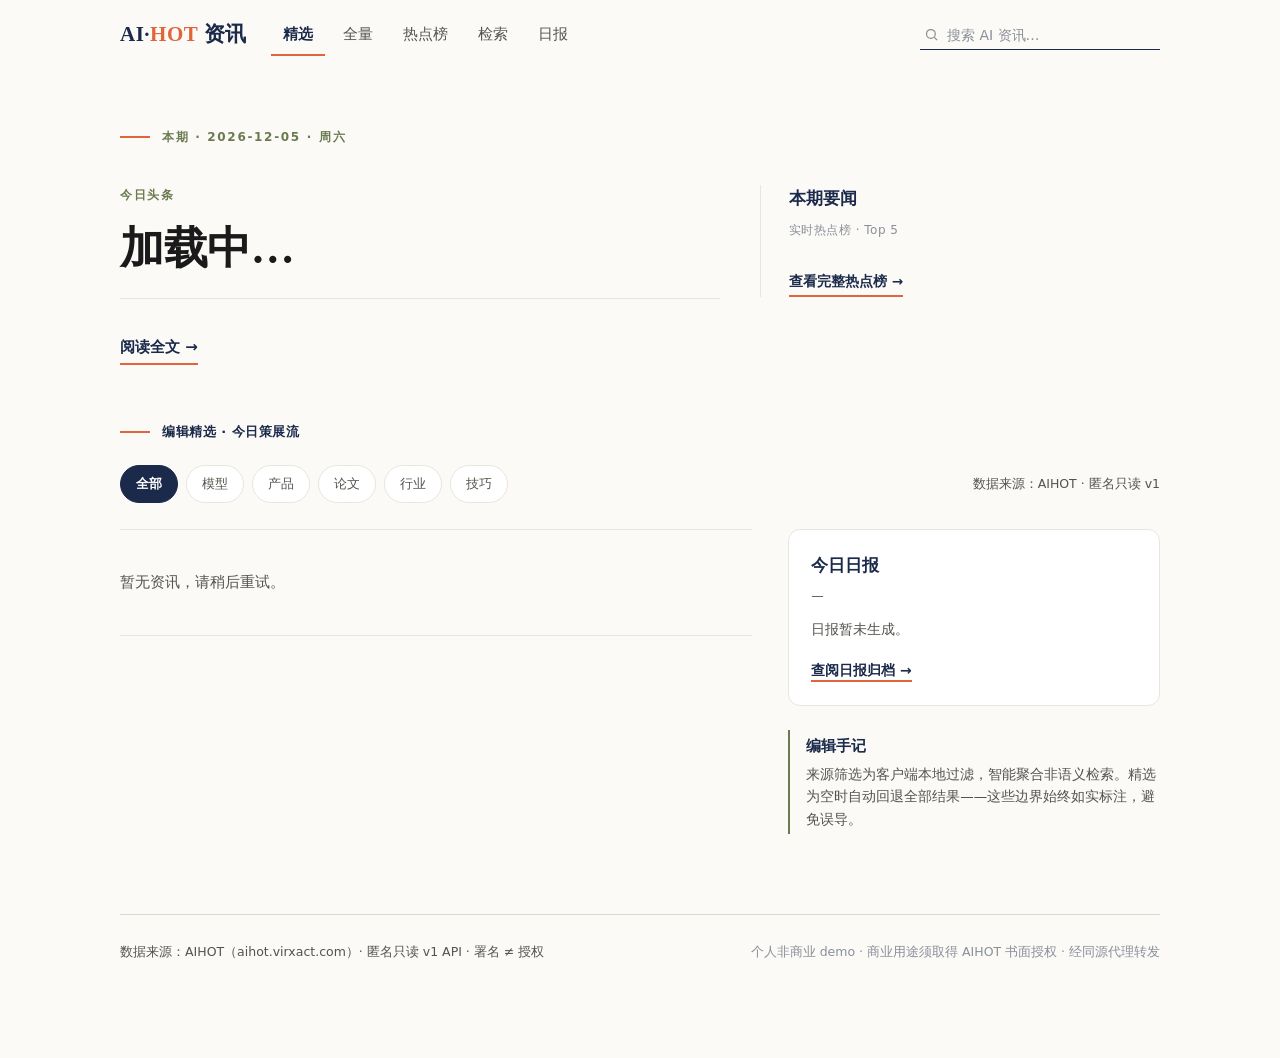
<file: web/index.html>
<!DOCTYPE html>
<html lang="zh-CN">
<head>
<meta charset="UTF-8">
<meta name="viewport" content="width=device-width, initial-scale=1.0">
<title>AI·HOT 资讯 · 杂志编辑风</title>
<meta name="description" content="AI 热点资讯查看 / 搜索 / 抓取平台 · 数据来源 AIHOT 匿名只读 v1 API">
<link rel="stylesheet" href="styles.css">
</head>
<body>

<!-- 演示数据横幅：仅当上游不可达、回退 fixture 时显示（诚实标注，不伪装实时） -->
<div class="fallback-banner" id="fbBanner">
  <span class="dot"></span><b>演示数据</b> · 当前为 AIHOT 上游样例回退（上游暂不可达），数据非实时，仅用于展示形态。
</div>

<!-- ============ 顶部导航 ============ -->
<nav>
  <div class="nav-in">
    <div class="brand" data-nav="home">AI·<b>HOT</b> 资讯</div>
    <div class="navlinks">
      <a class="on" data-view="home">精选</a>
      <a data-view="all">全量</a>
      <a data-view="hot">热点榜</a>
      <a data-view="search">检索</a>
      <a data-view="daily">日报</a>
    </div>
    <form class="gsearch" id="globalSearchForm" role="search">
      <svg width="15" height="15" viewBox="0 0 24 24" fill="none" stroke="currentColor" stroke-width="2"><circle cx="11" cy="11" r="7"/><path d="M21 21l-4.3-4.3"/></svg>
      <input id="globalSearch" placeholder="搜索 AI 资讯…" aria-label="全局搜索">
    </form>
  </div>
</nav>

<main class="wrap">

  <!-- ============================================================
       视图 1 · 首页 / 资讯流
       ============================================================ -->
  <section id="view-home" class="view on">

    <div class="seclabel" id="homeDate">本期 · 加载中…</div>

    <!-- Hero -->
    <div class="hero">
      <div class="lede">
        <div class="kicker" id="heroKicker">今日头条</div>
        <h1 id="heroTitle">加载中…</h1>
        <p class="summary" id="heroSummary"></p>
        <div class="byline" id="heroByline"></div>
        <a class="read" id="heroRead" href="#" target="_blank" rel="noopener">阅读全文 →</a>
      </div>
      <aside class="side">
        <h4>本期要闻</h4>
        <div class="side-sub">实时热点榜 · Top 5</div>
        <ol class="mini-hot" id="miniHot"></ol>
        <a class="more" data-nav="hot">查看完整热点榜 →</a>
      </aside>
    </div>

    <!-- 精选流 -->
    <div class="seclabel zh">编辑精选 · 今日策展流</div>
    <div class="feed-head">
      <div class="quickfilter" id="homeFilter">
        <span class="qchip on" data-cat="all">全部</span>
        <span class="qchip" data-cat="模型">模型</span>
        <span class="qchip" data-cat="产品">产品</span>
        <span class="qchip" data-cat="论文">论文</span>
        <span class="qchip" data-cat="行业">行业</span>
        <span class="qchip" data-cat="技巧">技巧</span>
      </div>
      <span style="font-size:12.5px;color:var(--ink-700)">数据来源：AIHOT · 匿名只读 v1</span>
    </div>

    <div class="grid">
      <div id="feedList"></div>

      <aside>
        <div class="daily-entry">
          <h4>今日日报</h4>
          <div class="date" id="homeDailyDate">—</div>
          <p id="homeDailyDesc">加载中…</p>
          <a class="read" data-nav="daily">查阅日报归档 →</a>
        </div>
        <div class="rail-note">
          <span class="rh">编辑手记</span>
          来源筛选为客户端本地过滤，智能聚合非语义检索。精选为空时自动回退全部结果——这些边界始终如实标注，避免误导。
        </div>
      </aside>
    </div>

  </section>

  <!-- ============================================================
       视图 1.5 · 全量热点（mode=all）
       ============================================================ -->
  <section id="view-all" class="view">

    <div class="seclabel zh">全量热点 · 全部公开池（mode=all）</div>
    <div class="feed-head">
      <div class="quickfilter" id="allFilter">
        <span class="qchip on" data-cat="all">全部</span>
        <span class="qchip" data-cat="模型">模型</span>
        <span class="qchip" data-cat="产品">产品</span>
        <span class="qchip" data-cat="论文">论文</span>
        <span class="qchip" data-cat="行业">行业</span>
        <span class="qchip" data-cat="技巧">技巧</span>
      </div>
      <span style="font-size:12.5px;color:var(--ink-700)">数据来源：AIHOT · 匿名只读 v1 · mode=all</span>
    </div>

    <div class="grid">
      <div id="allList"></div>

      <aside>
        <div class="daily-entry">
          <h4>全量池说明</h4>
          <div class="date">mode=all · 全量公开</div>
          <p>此处展示 AIHOT 全量公开池，未经编辑精选策展，覆盖广度优于「精选」栏目，但信噪比需自行甄别。</p>
          <a class="read" data-nav="home">回到编辑精选 →</a>
        </div>
        <div class="rail-note">
          <span class="rh">阅读提示</span>
          全量池包含精选之外的公开条目；来源筛选为客户端本地过滤，智能聚合非语义检索。
        </div>
      </aside>
    </div>

  </section>

  <!-- ============================================================
       视图 2 · 热点榜
       ============================================================ -->
  <section id="view-hot" class="view">
    <div class="seclabel zh">热点榜 · 实时 Top 10</div>
    <div class="search-head" style="margin-bottom:8px">
      <p>按 <b style="color:var(--navy)">rank</b> 顺序排印，仅呈现平台热度名次，不推算、不展示内部热度值（空位统一显示「—」）。含「事件脉络」条目标注可进入事件详情。</p>
    </div>
    <div class="hotwrap" id="hotList" style="margin-top:18px"></div>
  </section>

  <!-- ============================================================
       视图 3 · 检索中心（5 项能力映射）
       ============================================================ -->
  <section id="view-search" class="view">
    <div class="seclabel zh">检索中心 · 组合筛选</div>
    <div class="search-head">
      <h2>组合检索 · 五项能力</h2>
      <p>下方控件同时呈现 5 项检索能力，并实时拼出对应的 AIHOT 匿名只读 API 请求。能力分三类诚实标注：<b style="color:var(--navy)">直接 API 参数</b> · <b style="color:var(--danger)">本地过滤（客户端）</b> · <b style="color:var(--olive)">智能聚合层（非语义检索）</b>。</p>
    </div>

    <div class="filterbar">
      <!-- ① 关键词搜索 -->
      <div class="fb-group">
        <div class="fb-label">① 关键词搜索 <span class="tag api">直接 API · q</span></div>
        <div class="fb-search">
          <svg width="16" height="16" viewBox="0 0 24 24" fill="none" stroke="currentColor" stroke-width="2"><circle cx="11" cy="11" r="7"/><path d="M21 21l-4.3-4.3"/></svg>
          <input id="kw" placeholder="输入关键词，如 Agent、推理、多模态…">
        </div>
      </div>

      <!-- ② 分类筛选 -->
      <div class="fb-group">
        <div class="fb-label">② 分类筛选 <span class="tag api">直接 API · category</span></div>
        <div class="chips" id="catChips">
          <span class="chip on" data-cat="all">全部</span>
          <span class="chip" data-cat="模型">模型</span>
          <span class="chip" data-cat="产品">产品</span>
          <span class="chip" data-cat="论文">论文</span>
          <span class="chip" data-cat="行业">行业</span>
          <span class="chip" data-cat="技巧">技巧</span>
        </div>
      </div>

      <!-- ③ 时间范围筛选 -->
      <div class="fb-group">
        <div class="fb-label">③ 时间范围筛选 <span class="tag api">直接 API · window + by</span></div>
        <div class="seg-row">
          <div class="seg" id="winSeg">
            <button class="on" data-v="24h">24 小时</button>
            <button data-v="7d">7 天</button>
          </div>
          <div class="seg" id="bySeg">
            <button class="on" data-v="timeline">AIHOT 时间轴</button>
            <button data-v="published">原文发布时间</button>
          </div>
        </div>
      </div>

      <!-- ④ 来源筛选（本地过滤） -->
      <div class="fb-group">
        <div class="fb-label">④ 来源筛选 <span class="tag local">本地过滤 · 客户端派生</span></div>
        <div class="sel-wrap">
          <select id="srcSel">
            <option value="">全部来源（本地过滤）</option>
          </select>
        </div>
        <div class="fb-note">skill 未暴露独立来源参数，结果为拉取后于客户端按 <code>source.name</code> 过滤（非 API 参数）。</div>
      </div>

      <!-- ⑤ 智能聚合层（非语义检索） -->
      <div class="fb-group">
        <div class="fb-label">⑤ 智能检索 <span class="tag smart">智能聚合层 · 非语义检索</span></div>
        <div class="smart-row">
          <div class="txt">开启后由 <b>编辑策展（selected）</b> + <b>AI 综述（stories.digest）</b> + <b>推荐理由（reason）</b> + <b>热点编辑智能（hot-topics）</b> 构成聚合结果。<b style="color:var(--danger)">注意：skill 无向量语义搜索端点，此非字面语义检索。</b></div>
          <button class="toggle on" id="smartToggle" aria-label="智能聚合开关"></button>
        </div>
      </div>
    </div>

    <!-- 当前拼出的 API 请求示意 -->
    <div class="apibox">
      <div class="ah"><span class="m">GET</span> 当前拼出的 API 请求示意</div>
      <div class="acode" id="apiCode"></div>
      <div class="note" id="apiNote"></div>
    </div>

    <!-- 检索结果 -->
    <div class="search-results" id="searchResults"></div>
  </section>

  <!-- ============================================================
       视图 4 · 日报归档
       ============================================================ -->
  <section id="view-daily" class="view">
    <div class="seclabel zh">日报归档 · 按日期索引</div>
    <div class="daily-layout">
      <ul class="daily-index" id="dailyIndex"></ul>
      <div>
        <div class="daily-card on" id="dailyCard"></div>
      </div>
    </div>
  </section>

  <!-- ============================================================
       视图 5 · 事件详情（links.story）
       ============================================================ -->
  <section id="view-event" class="view">
    <a class="backlink" data-nav="hot"><span>← 返回热点榜</span></a>
    <div class="event" id="eventBox"></div>
  </section>

  <footer>
    <span class="src">数据来源：AIHOT（aihot.virxact.com）· 匿名只读 v1 API · 署名 ≠ 授权</span>
    <span>个人非商业 demo · 商业用途须取得 AIHOT 书面授权 · 经同源代理转发</span>
  </footer>

</main>

<script src="app.js"></script>
</body>
</html>
</file>
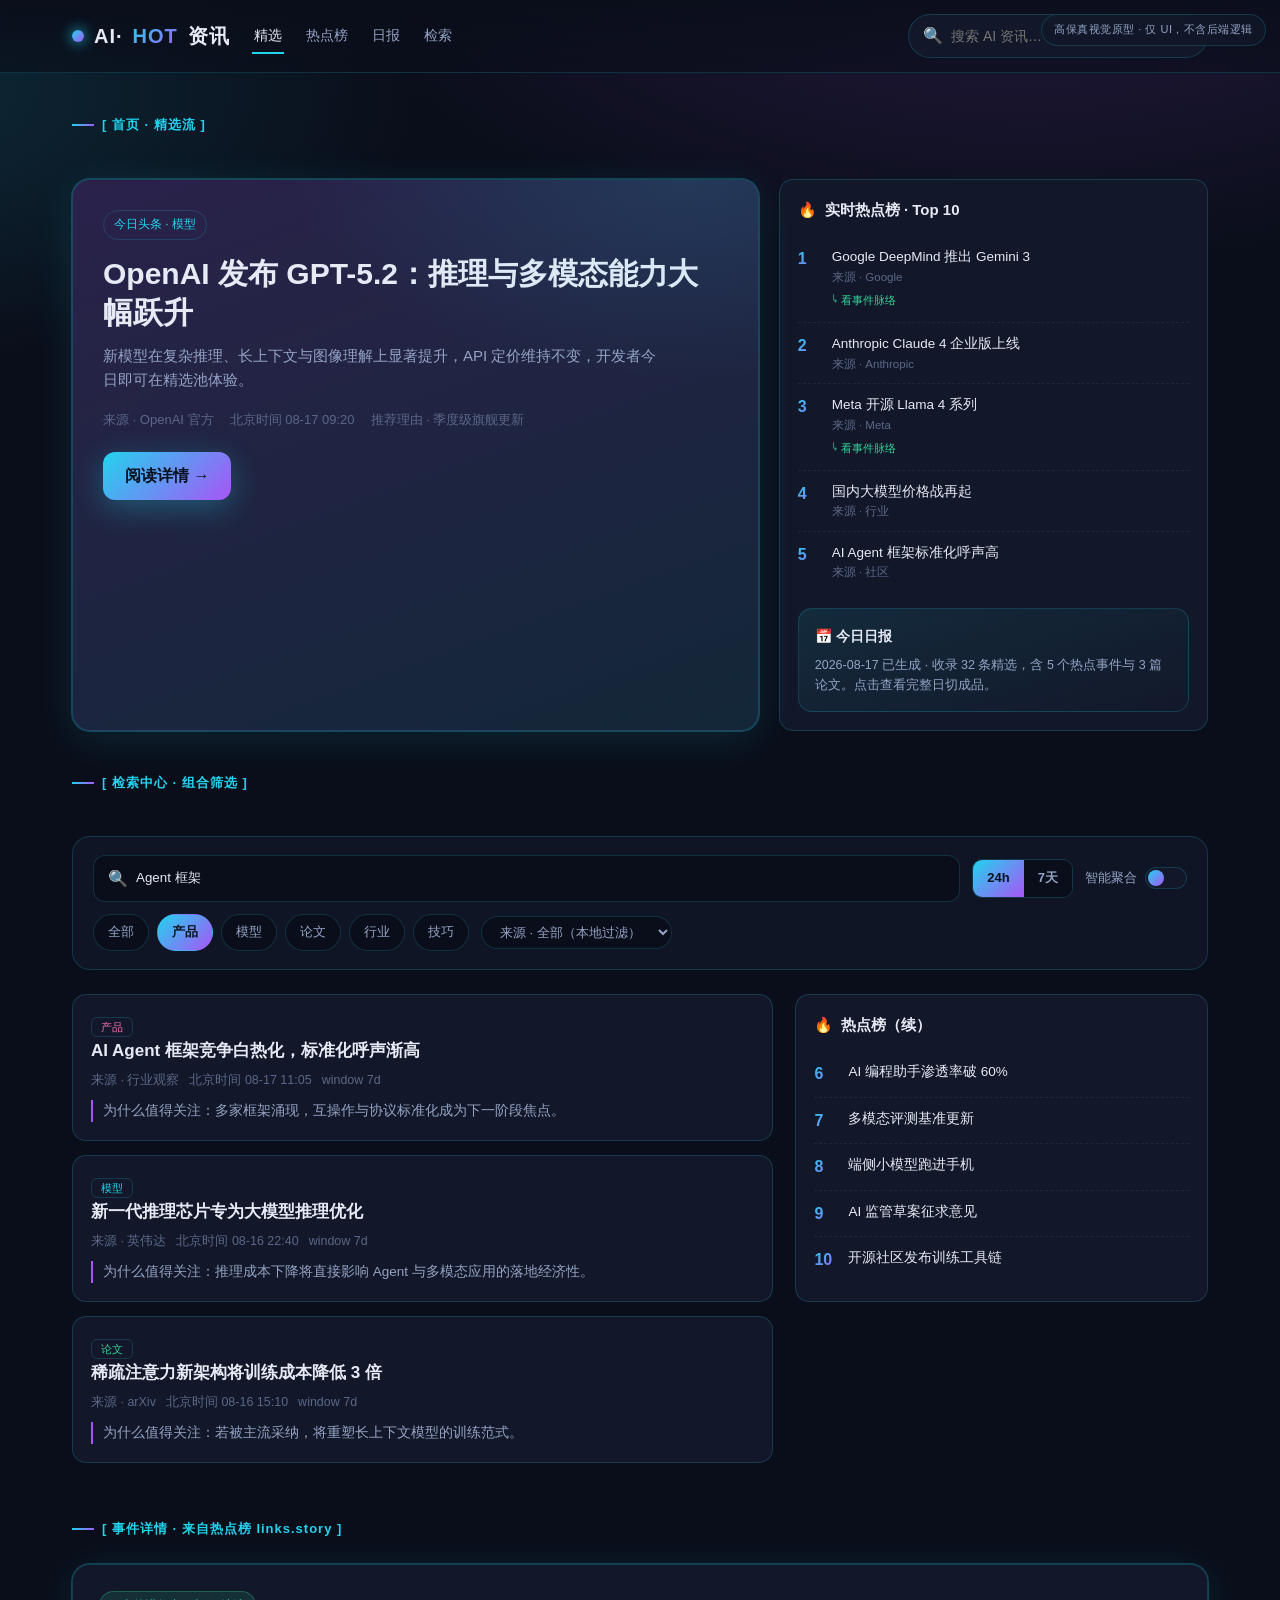
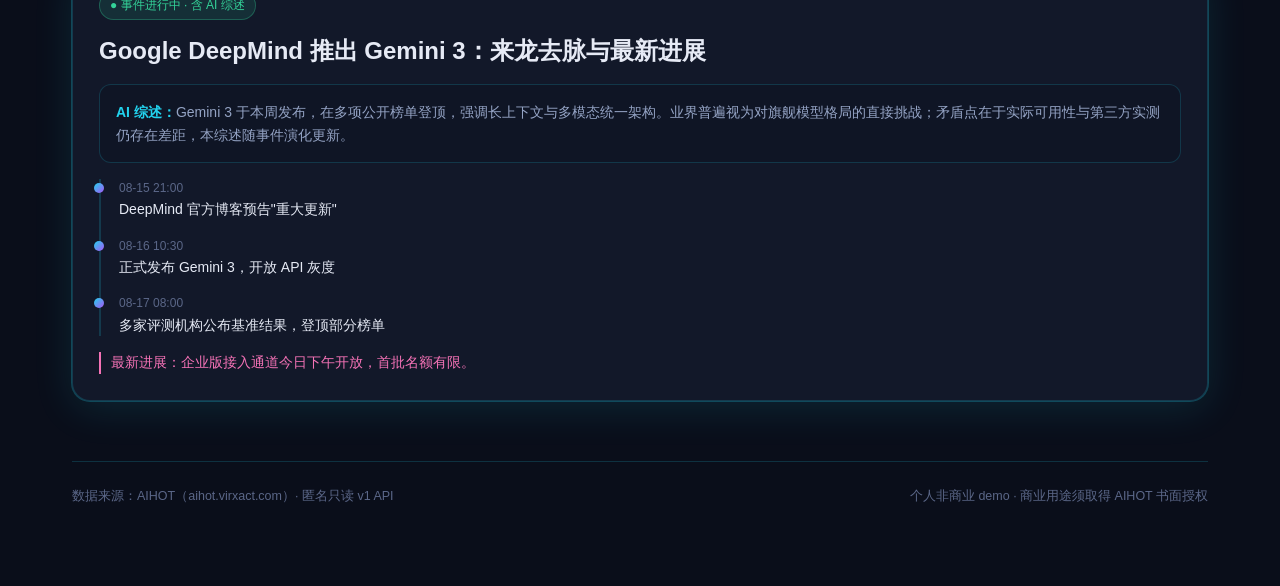
<file: Doc/prototype-A-科技暗黑霓虹.html>
<!DOCTYPE html>
<html lang="zh-CN">
<head>
<meta charset="UTF-8">
<meta name="viewport" content="width=device-width, initial-scale=1.0">
<title>AI·HOT 资讯 · 高保真原型（暗黑霓虹）</title>
<style>
  :root{
    --bg:#0A0E1A; --panel:#121829; --panel2:#0F1525;
    --txt:#E6EAF5; --txt2:#94A3C4; --txt3:#5B6788;
    --cyan:#22D3EE; --purple:#A855F7; --pink:#F472B6; --green:#34D399;
    --line:rgba(34,211,238,.18);
    --grad:linear-gradient(135deg,#22D3EE,#A855F7);
    --glow:0 0 0 1px rgba(34,211,238,.25),0 8px 40px rgba(34,211,238,.12);
    --r:18px;
  }
  *{box-sizing:border-box;margin:0;padding:0}
  body{
    font-family:"Inter","PingFang SC","Microsoft YaHei",sans-serif;
    background:
      radial-gradient(1200px 600px at 80% -10%,rgba(168,85,247,.18),transparent 60%),
      radial-gradient(1000px 500px at -10% 10%,rgba(34,211,238,.14),transparent 55%),
      var(--bg);
    color:var(--txt);line-height:1.6;min-height:100vh;
    background-attachment:fixed;
  }
  .protobadge{position:fixed;top:14px;right:14px;z-index:50;font-size:11px;letter-spacing:.5px;
    padding:6px 12px;border-radius:999px;background:rgba(18,24,41,.8);border:1px solid var(--line);
    color:var(--txt2);backdrop-filter:blur(8px)}
  .wrap{max-width:1180px;margin:0 auto;padding:0 22px 80px}
  /* NAV */
  nav{position:sticky;top:0;z-index:30;backdrop-filter:blur(14px);
    background:linear-gradient(180deg,rgba(10,14,26,.92),rgba(10,14,26,.6));
    border-bottom:1px solid var(--line)}
  .nav-in{max-width:1180px;margin:0 auto;padding:14px 22px;display:flex;align-items:center;gap:22px}
  .brand{font-weight:800;font-size:20px;letter-spacing:1px;display:flex;align-items:center;gap:10px}
  .brand .dot{width:12px;height:12px;border-radius:50%;background:var(--grad);box-shadow:0 0 14px var(--cyan)}
  .brand b{background:var(--grad);-webkit-background-clip:text;background-clip:text;color:transparent}
  .navlinks{display:flex;gap:20px;font-size:14px;color:var(--txt2)}
  .navlinks a{color:var(--txt2);text-decoration:none;padding:6px 2px;border-bottom:2px solid transparent}
  .navlinks a.on{color:var(--txt);border-color:var(--cyan)}
  .gsearch{margin-left:auto;display:flex;align-items:center;gap:8px;background:var(--panel);
    border:1px solid var(--line);border-radius:999px;padding:8px 14px;width:300px}
  .gsearch input{background:none;border:none;outline:none;color:var(--txt);flex:1;font-size:14px}
  .gsearch span{color:var(--txt3)}
  /* SECTION LABEL */
  .seclabel{display:inline-flex;align-items:center;gap:8px;margin:42px 0 16px;font-size:13px;
    color:var(--cyan);font-weight:700;letter-spacing:1px}
  .seclabel::before{content:"";width:22px;height:2px;background:var(--grad)}
  /* HERO */
  .hero{display:grid;grid-template-columns:1.6fr 1fr;gap:20px;margin-top:28px}
  .hero-main{background:linear-gradient(160deg,rgba(168,85,247,.16),rgba(34,211,238,.08)),var(--panel);
    border:1px solid var(--line);border-radius:var(--r);padding:30px;box-shadow:var(--glow);position:relative;overflow:hidden}
  .hero-main::after{content:"";position:absolute;inset:0;background:
    radial-gradient(400px 200px at 90% 0,rgba(34,211,238,.12),transparent)}
  .tag{display:inline-block;font-size:12px;padding:4px 10px;border-radius:999px;
    border:1px solid var(--line);color:var(--cyan);margin-bottom:14px}
  .hero h1{font-size:30px;line-height:1.3;font-weight:800;margin-bottom:12px}
  .hero p{color:var(--txt2);font-size:15px;max-width:90%}
  .hero .meta{margin-top:18px;display:flex;gap:16px;color:var(--txt3);font-size:13px}
  .hero .cta{margin-top:22px;display:inline-block;padding:11px 22px;border-radius:12px;
    background:var(--grad);color:#06121f;font-weight:700;text-decoration:none;box-shadow:0 8px 30px rgba(34,211,238,.3)}
  /* FILTER BAR */
  .filterbar{margin-top:26px;background:var(--panel2);border:1px solid var(--line);border-radius:var(--r);
    padding:18px 20px}
  .fb-row{display:flex;gap:12px;flex-wrap:wrap;align-items:center}
  .fb-search{flex:1;min-width:240px;display:flex;align-items:center;gap:8px;background:var(--bg);
    border:1px solid var(--line);border-radius:12px;padding:10px 14px}
  .fb-search input{background:none;border:none;outline:none;color:var(--txt);flex:1}
  .chips{display:flex;gap:8px;flex-wrap:wrap}
  .chip{font-size:13px;padding:7px 14px;border-radius:999px;border:1px solid var(--line);
    color:var(--txt2);cursor:pointer;background:var(--bg)}
  .chip.on{color:#06121f;background:var(--grad);border-color:transparent;font-weight:700}
  .seg{display:flex;border:1px solid var(--line);border-radius:10px;overflow:hidden}
  .seg b{font-weight:600;padding:8px 14px;font-size:13px;color:var(--txt2);cursor:pointer;background:var(--bg)}
  .seg b.on{background:var(--grad);color:#06121f}
  .smart{display:flex;align-items:center;gap:8px;font-size:13px;color:var(--txt2);margin-left:auto}
  .toggle{width:42px;height:22px;border-radius:999px;background:var(--panel);border:1px solid var(--line);position:relative}
  .toggle::after{content:"";position:absolute;top:2px;left:2px;width:16px;height:16px;border-radius:50%;background:var(--grad);transition:.2s}
  /* LAYOUT */
  .grid{display:grid;grid-template-columns:1.7fr 1fr;gap:22px;margin-top:24px}
  .card{background:var(--panel);border:1px solid var(--line);border-radius:14px;padding:18px;margin-bottom:14px;
    transition:.2s;position:relative}
  .card:hover{transform:translateY(-2px);box-shadow:var(--glow);border-color:rgba(34,211,238,.4)}
  .card h3{font-size:17px;font-weight:700;margin-bottom:8px;line-height:1.4}
  .card .row{display:flex;gap:10px;align-items:center;font-size:12.5px;color:var(--txt3);flex-wrap:wrap}
  .card .reason{margin-top:10px;font-size:13.5px;color:var(--txt2);border-left:2px solid var(--purple);padding-left:10px}
  .cat{font-size:11px;padding:3px 9px;border-radius:6px;border:1px solid var(--line);color:var(--cyan)}
  .cat.model{color:var(--cyan)} .cat.product{color:var(--pink)} .cat.paper{color:var(--green)} .cat.ind{color:var(--purple)}
  /* HOT */
  .hot{background:var(--panel);border:1px solid var(--line);border-radius:14px;padding:18px}
  .hot h4{font-size:15px;margin-bottom:14px;display:flex;align-items:center;gap:8px}
  .hot h4 .flame{color:var(--pink)}
  .hot ol{list-style:none}
  .hot li{display:flex;gap:12px;align-items:flex-start;padding:10px 0;border-bottom:1px dashed rgba(255,255,255,.06)}
  .hot li:last-child{border:none}
  .rank{font-weight:800;font-size:16px;background:var(--grad);-webkit-background-clip:text;background-clip:text;color:transparent;min-width:22px}
  .hot li .t{font-size:13.5px;color:var(--txt)}
  .hot li .s{font-size:11.5px;color:var(--txt3)}
  .storylink{font-size:11px;color:var(--green);margin-top:2px;display:inline-block}
  /* DAILY */
  .daily{background:linear-gradient(160deg,rgba(34,211,238,.1),transparent),var(--panel);
    border:1px solid var(--line);border-radius:14px;padding:16px;margin-top:16px}
  .daily h4{font-size:14px;margin-bottom:8px}
  .daily .d{font-size:12.5px;color:var(--txt2)}
  /* EVENT DETAIL */
  .event{background:var(--panel);border:1px solid var(--line);border-radius:var(--r);padding:26px;margin-top:8px;box-shadow:var(--glow)}
  .event .badge{display:inline-block;font-size:12px;padding:4px 10px;border-radius:999px;background:rgba(52,211,153,.12);color:var(--green);border:1px solid rgba(52,211,153,.3);margin-bottom:12px}
  .event h2{font-size:24px;margin-bottom:10px}
  .digest{background:var(--panel2);border:1px solid var(--line);border-radius:12px;padding:16px;font-size:14px;color:var(--txt2);margin:14px 0}
  .digest b{color:var(--cyan)}
  .timeline{margin-top:16px;border-left:2px solid var(--line);padding-left:18px}
  .tl-item{position:relative;margin-bottom:16px}
  .tl-item::before{content:"";position:absolute;left:-25px;top:4px;width:10px;height:10px;border-radius:50%;background:var(--grad)}
  .tl-item .when{font-size:12px;color:var(--txt3)}
  .tl-item .what{font-size:14px;color:var(--txt)}
  .latest{margin-top:12px;font-size:13.5px;color:var(--pink);border-left:2px solid var(--pink);padding-left:10px}
  footer{margin-top:60px;padding-top:24px;border-top:1px solid var(--line);color:var(--txt3);font-size:12.5px;display:flex;justify-content:space-between;flex-wrap:wrap;gap:10px}
  @media(max-width:880px){.hero,.grid{grid-template-columns:1fr}.gsearch{display:none}}
</style>
</head>
<body>
<div class="protobadge">高保真视觉原型 · 仅 UI，不含后端逻辑</div>
<nav><div class="nav-in">
  <div class="brand"><span class="dot"></span>AI·<b>HOT</b> 资讯</div>
  <div class="navlinks"><a class="on">精选</a><a>热点榜</a><a>日报</a><a>检索</a></div>
  <div class="gsearch"><span>🔍</span><input placeholder="搜索 AI 资讯…"></div>
</div></nav>

<div class="wrap">
  <div class="seclabel">[ 首页 · 精选流 ]</div>
  <div class="hero">
    <div class="hero-main">
      <span class="tag">今日头条 · 模型</span>
      <h1>OpenAI 发布 GPT-5.2：推理与多模态能力大幅跃升</h1>
      <p>新模型在复杂推理、长上下文与图像理解上显著提升，API 定价维持不变，开发者今日即可在精选池体验。</p>
      <div class="meta"><span>来源 · OpenAI 官方</span><span>北京时间 08-17 09:20</span><span>推荐理由 · 季度级旗舰更新</span></div>
      <a class="cta" href="#">阅读详情 →</a>
    </div>
    <div class="hot">
      <h4><span class="flame">🔥</span> 实时热点榜 · Top 10</h4>
      <ol>
        <li><span class="rank">1</span><div><div class="t">Google DeepMind 推出 Gemini 3</div><div class="s">来源 · Google</div><span class="storylink">↳ 看事件脉络</span></div></li>
        <li><span class="rank">2</span><div><div class="t">Anthropic Claude 4 企业版上线</div><div class="s">来源 · Anthropic</div></div></li>
        <li><span class="rank">3</span><div><div class="t">Meta 开源 Llama 4 系列</div><div class="s">来源 · Meta</div><span class="storylink">↳ 看事件脉络</span></div></li>
        <li><span class="rank">4</span><div><div class="t">国内大模型价格战再起</div><div class="s">来源 · 行业</div></div></li>
        <li><span class="rank">5</span><div><div class="t">AI Agent 框架标准化呼声高</div><div class="s">来源 · 社区</div></div></li>
      </ol>
      <div class="daily">
        <h4>📅 今日日报</h4>
        <div class="d">2026-08-17 已生成 · 收录 32 条精选，含 5 个热点事件与 3 篇论文。点击查看完整日切成品。</div>
      </div>
    </div>
  </div>

  <div class="seclabel">[ 检索中心 · 组合筛选 ]</div>
  <div class="filterbar">
    <div class="fb-row">
      <div class="fb-search">🔍<input value="Agent 框架" placeholder="输入关键词…"></div>
      <div class="seg"><b class="on">24h</b><b>7天</b></div>
      <div class="smart">智能聚合 <span class="toggle"></span></div>
    </div>
    <div class="fb-row" style="margin-top:12px">
      <div class="chips">
        <span class="chip">全部</span><span class="chip on">产品</span><span class="chip">模型</span><span class="chip">论文</span><span class="chip">行业</span><span class="chip">技巧</span>
      </div>
      <select class="chip" style="background:var(--bg);color:var(--txt2)"><option>来源 · 全部（本地过滤）</option><option>OpenAI</option><option>Google</option><option>Meta</option></select>
    </div>
  </div>

  <div class="grid">
    <div>
      <div class="card">
        <span class="cat product">产品</span>
        <h3>AI Agent 框架竞争白热化，标准化呼声渐高</h3>
        <div class="row"><span>来源 · 行业观察</span><span>北京时间 08-17 11:05</span><span>window 7d</span></div>
        <div class="reason">为什么值得关注：多家框架涌现，互操作与协议标准化成为下一阶段焦点。</div>
      </div>
      <div class="card">
        <span class="cat model">模型</span>
        <h3>新一代推理芯片专为大模型推理优化</h3>
        <div class="row"><span>来源 · 英伟达</span><span>北京时间 08-16 22:40</span><span>window 7d</span></div>
        <div class="reason">为什么值得关注：推理成本下降将直接影响 Agent 与多模态应用的落地经济性。</div>
      </div>
      <div class="card">
        <span class="cat paper">论文</span>
        <h3>稀疏注意力新架构将训练成本降低 3 倍</h3>
        <div class="row"><span>来源 · arXiv</span><span>北京时间 08-16 15:10</span><span>window 7d</span></div>
        <div class="reason">为什么值得关注：若被主流采纳，将重塑长上下文模型的训练范式。</div>
      </div>
    </div>
    <div>
      <div class="hot">
        <h4><span class="flame">🔥</span> 热点榜（续）</h4>
        <ol start="6">
          <li><span class="rank">6</span><div class="t">AI 编程助手渗透率破 60%</div></li>
          <li><span class="rank">7</span><div class="t">多模态评测基准更新</div></li>
          <li><span class="rank">8</span><div class="t">端侧小模型跑进手机</div></li>
          <li><span class="rank">9</span><div class="t">AI 监管草案征求意见</div></li>
          <li><span class="rank">10</span><div class="t">开源社区发布训练工具链</div></li>
        </ol>
      </div>
    </div>
  </div>

  <div class="seclabel">[ 事件详情 · 来自热点榜 links.story ]</div>
  <div class="event">
    <span class="badge">● 事件进行中 · 含 AI 综述</span>
    <h2>Google DeepMind 推出 Gemini 3：来龙去脉与最新进展</h2>
    <div class="digest"><b>AI 综述：</b>Gemini 3 于本周发布，在多项公开榜单登顶，强调长上下文与多模态统一架构。业界普遍视为对旗舰模型格局的直接挑战；矛盾点在于实际可用性与第三方实测仍存在差距，本综述随事件演化更新。</div>
    <div class="timeline">
      <div class="tl-item"><div class="when">08-15 21:00</div><div class="what">DeepMind 官方博客预告"重大更新"</div></div>
      <div class="tl-item"><div class="when">08-16 10:30</div><div class="what">正式发布 Gemini 3，开放 API 灰度</div></div>
      <div class="tl-item"><div class="when">08-17 08:00</div><div class="what">多家评测机构公布基准结果，登顶部分榜单</div></div>
    </div>
    <div class="latest">最新进展：企业版接入通道今日下午开放，首批名额有限。</div>
  </div>

  <footer>
    <span>数据来源：AIHOT（aihot.virxact.com）· 匿名只读 v1 API</span>
    <span>个人非商业 demo · 商业用途须取得 AIHOT 书面授权</span>
  </footer>
</div>
</body>
</html>
</file>
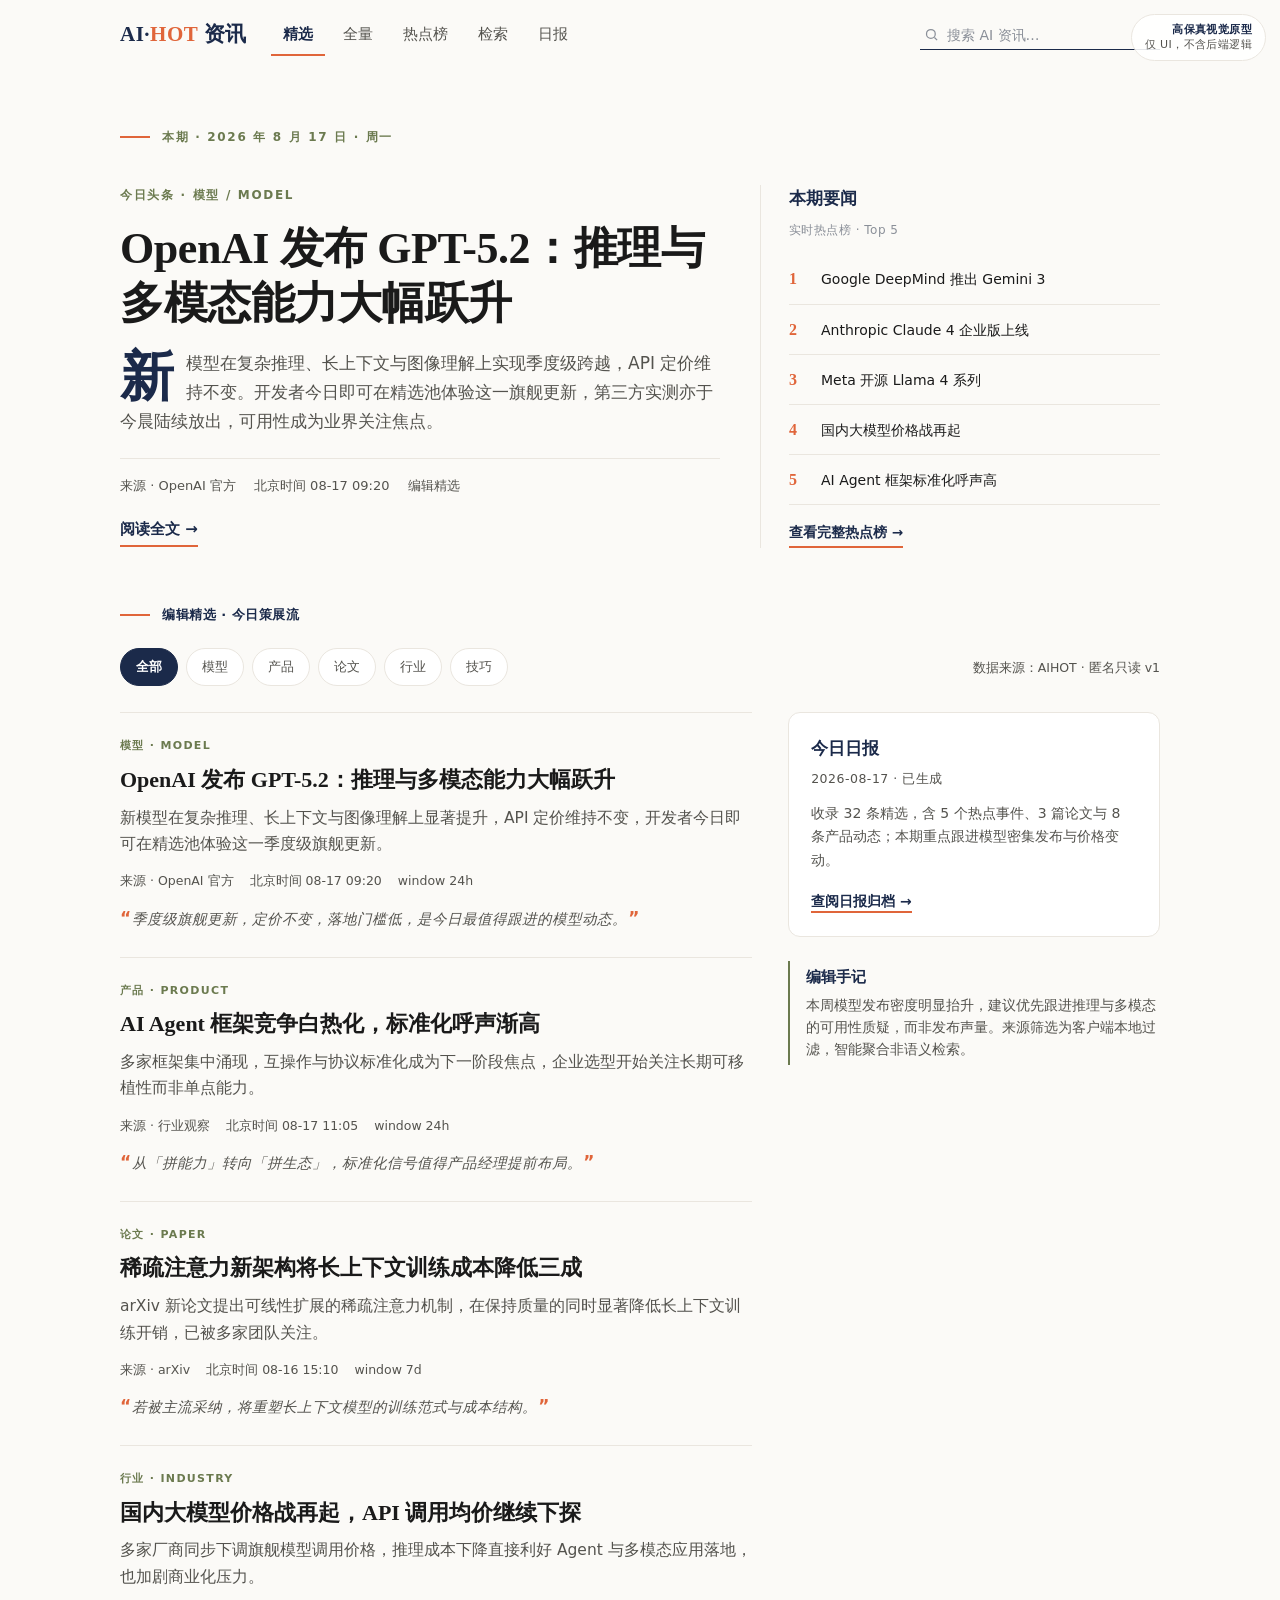
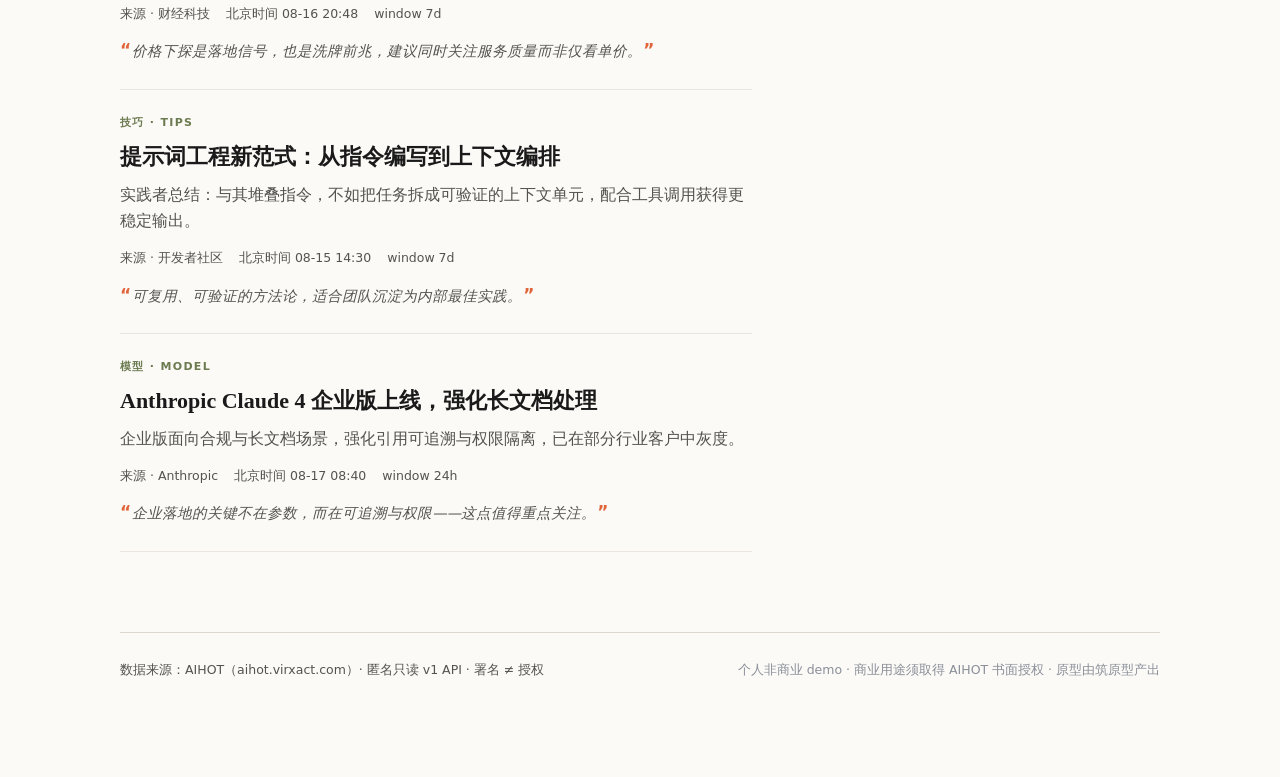
<file: Doc/prototype-B-杂志编辑风-最终版.html>
<!DOCTYPE html>
<!--
  本原型由 prototype-builder（筑原型）作为「设计原型专家团」成员产出。
  视觉依据：02-视觉风格方案-版本B.md（版本 B · 杂志编辑风 · 唯一权威来源）。
  功能与 5 项检索能力映射依据：00-设计需求摘要.md。纯前端视觉原型，不含后端/抓取逻辑。
-->
<html lang="zh-CN">
<head>
<meta charset="UTF-8">
<meta name="viewport" content="width=device-width, initial-scale=1.0">
<title>AI·HOT 资讯 · 高保真原型（版本 B · 杂志编辑风）</title>
<style>
/* ============================================================
   设计令牌 · 来源 02-视觉风格方案-版本B.md（唯一权威）
   ============================================================ */
:root{
  --bg:#FBFAF7;
  --surface:#FFFFFF;
  --surface-sunken:#F6F3EC;
  --ink-900:#1A1A1A;
  --ink-700:#54534E;
  --ink-500:#8A8F98;
  --navy:#1B2A4A;
  --orange:#E0653A;
  --olive:#6B7A4F;
  --line:#EAE6DF;
  --line-strong:#DDD8CE;
  --danger:#B5553A;

  --font-serif:"Noto Serif SC","Source Han Serif SC","Songti SC",Georgia,serif;
  --font-sans:"Noto Sans SC","Inter","PingFang SC","Microsoft YaHei",system-ui,sans-serif;

  --r-sm:8px; --r-md:12px; --r-pill:999px;
  --shadow-card:0 1px 2px rgba(27,42,74,0.04);
  --maxw:1120px;
  --pad:clamp(20px,4vw,40px);
}

/* ============================================================
   基础
   ============================================================ */
*{box-sizing:border-box;margin:0;padding:0}
html{scroll-behavior:smooth}
body{
  font-family:var(--font-sans);
  background:var(--bg);
  color:var(--ink-900);
  line-height:1.7;
  font-size:16px;
  -webkit-font-smoothing:antialiased;
}
.serif{font-family:var(--font-serif)}
.wrap{max-width:var(--maxw);margin:0 auto;padding:0 var(--pad) 96px}

/* 原型角标 */
.protobadge{
  position:fixed;top:14px;right:14px;z-index:50;
  font-size:11px;letter-spacing:.4px;line-height:1.4;
  padding:7px 13px;border-radius:var(--r-pill);
  background:rgba(255,255,255,.88);border:1px solid var(--line);color:var(--ink-700);
  max-width:200px;text-align:right;
}
.protobadge b{color:var(--navy)}

/* ============================================================
   顶部导航
   ============================================================ */
.nav{
  position:sticky;top:0;z-index:30;
  border-bottom:1px solid var(--line);
  background:rgba(251,250,247,.9); /* ≤0.9 半透明，无 blur 光晕 */
}
.nav-in{
  max-width:var(--maxw);margin:0 auto;padding:15px var(--pad);
  display:flex;align-items:center;gap:24px;
}
.brand{
  font-family:var(--font-serif);font-weight:800;font-size:21px;
  color:var(--navy);letter-spacing:.5px;white-space:nowrap;cursor:pointer;
}
.brand b{color:var(--orange);font-weight:800}
.navlinks{display:flex;gap:6px}
.navlinks a{
  color:var(--ink-700);text-decoration:none;font-size:14.5px;
  padding:7px 12px;border-bottom:2px solid transparent;cursor:pointer;
  transition:color .15s ease;
}
.navlinks a:hover{color:var(--navy)}
.navlinks a.on{color:var(--navy);border-color:var(--orange);font-weight:600}
.gsearch{
  margin-left:auto;display:flex;align-items:center;gap:8px;
  border-bottom:1px solid var(--navy);padding:6px 4px;width:240px;min-width:160px;
}
.gsearch svg{flex:none;color:var(--ink-500)}
.gsearch input{
  background:none;border:none;outline:none;color:var(--ink-900);
  flex:1;font-size:14px;font-family:var(--font-sans);min-width:0;
}
.gsearch input::placeholder{color:var(--ink-500)}

/* ============================================================
   栏目标签（Kicker）+ 区块标题
   ============================================================ */
.seclabel{
  font-family:var(--font-sans);font-size:12px;font-weight:700;
  letter-spacing:.14em;text-transform:uppercase;color:var(--olive);
  margin:56px 0 22px;display:flex;align-items:center;gap:12px;
}
.seclabel::before{content:"";width:30px;height:2px;background:var(--orange);flex:none}
.seclabel.zh{text-transform:none;letter-spacing:.04em;color:var(--navy);font-size:13px}

/* ============================================================
   视图切换
   ============================================================ */
.view{display:none;animation:fade .25s ease}
.view.on{display:block}
@keyframes fade{from{opacity:0;transform:translateY(4px)}to{opacity:1;transform:none}}

/* ============================================================
   首页 · Hero（1.5fr : 1fr）
   ============================================================ */
.hero{display:grid;grid-template-columns:1.5fr 1fr;gap:40px;margin-top:38px;align-items:start}
.lede .kicker{
  font-size:12px;letter-spacing:.14em;text-transform:uppercase;
  color:var(--olive);font-weight:700;
}
.lede h1{
  font-family:var(--font-serif);font-weight:800;
  font-size:clamp(32px,4.2vw,44px);line-height:1.25;letter-spacing:-.01em;
  margin:16px 0 18px;color:var(--ink-900);
}
.lede .summary{font-size:17px;color:var(--ink-700);max-width:42em}
/* 首字下沉（仅 Hero 首段，衬线 navy） */
.lede .summary::first-letter{
  font-family:var(--font-serif);font-weight:800;color:var(--navy);
  font-size:3.2em;line-height:.82;float:left;margin:6px 12px 0 0;
}
.lede .byline{
  margin-top:22px;font-size:13px;color:var(--ink-700);
  border-top:1px solid var(--line);padding-top:16px;
  display:flex;gap:18px;flex-wrap:wrap;
}
.lede .byline .muted{color:var(--ink-700)}
.lede .read{
  display:inline-block;margin-top:20px;color:var(--navy);font-weight:700;
  text-decoration:none;border-bottom:2px solid var(--orange);padding-bottom:2px;
  font-size:15px;transition:opacity .15s;
}
.lede .read:hover{opacity:.7}

/* Hero 右栏 · 本期要闻（热点榜 Top5 精简） */
.side{border-left:1px solid var(--line);padding-left:28px}
.side h4{
  font-family:var(--font-serif);font-size:17px;font-weight:700;
  color:var(--navy);margin-bottom:6px;
}
.side .side-sub{font-size:12px;color:var(--ink-500);margin-bottom:14px;letter-spacing:.04em}
.mini-hot{list-style:none;counter-reset:h}
.mini-hot li{
  counter-increment:h;display:flex;gap:12px;align-items:baseline;
  padding:11px 0;border-bottom:1px solid var(--line);
}
.mini-hot li::before{
  content:counter(h);font-family:var(--font-serif);font-weight:800;
  color:var(--orange);font-size:16px;min-width:20px;flex:none;
}
.mini-hot .t{font-size:14px;color:var(--ink-900);line-height:1.45}
.mini-hot a.t{text-decoration:none}
.mini-hot a.t:hover{color:var(--navy)}
.side .more{
  display:inline-block;margin-top:16px;font-size:13.5px;font-weight:700;
  color:var(--navy);text-decoration:none;border-bottom:2px solid var(--orange);padding-bottom:2px;
}

/* ============================================================
   首页 · 精选流（1.7fr : 1fr）
   ============================================================ */
.feed-head{
  display:flex;align-items:center;justify-content:space-between;
  gap:16px;flex-wrap:wrap;margin-top:8px;
}
.quickfilter{display:flex;gap:8px;flex-wrap:wrap}
.quickfilter .qchip{
  font-size:13px;padding:7px 15px;border:1px solid var(--line);
  border-radius:var(--r-pill);color:var(--ink-700);cursor:pointer;
  background:var(--surface);transition:.15s;user-select:none;
}
.quickfilter .qchip:hover{border-color:var(--navy)}
.quickfilter .qchip.on{background:var(--navy);color:#fff;border-color:var(--navy);font-weight:600}

.grid{display:grid;grid-template-columns:1.7fr 1fr;gap:36px;margin-top:26px;align-items:start}

/* 资讯卡片（无卡盒，hairline 分隔） */
.card{
  border-bottom:1px solid var(--line);padding:24px 0;
  transition:border-color .15s;
}
.card:first-child{border-top:1px solid var(--line)}
.card .cat{
  font-size:11px;letter-spacing:.12em;text-transform:uppercase;
  color:var(--olive);font-weight:700;
}
.card h3{
  font-family:var(--font-serif);font-size:22px;line-height:1.35;
  font-weight:700;margin:9px 0 10px;color:var(--ink-900);cursor:pointer;
  transition:color .15s;
}
.card h3:hover{color:var(--navy)}
.card .summary{font-size:15.5px;color:var(--ink-700);max-width:46em}
.card .meta{
  font-size:12.5px;color:var(--ink-700);margin-top:13px;
  display:flex;gap:16px;flex-wrap:wrap;align-items:center;
}
.card .meta .muted{color:var(--ink-700)}
/* 策展评分徽章已移除：非 AIHOT 真实字段，避免假数据（见 04-质量审查报告） */
.card .reason{
  margin-top:12px;font-size:14.5px;color:var(--ink-700);font-style:italic;
}
.card .reason::before{content:"“";color:var(--orange);font-style:normal;font-weight:700;font-size:17px;margin-right:1px}
.card .reason::after{content:"”";color:var(--orange);font-style:normal;font-weight:700;font-size:17px;margin-left:1px}
.feed-empty{
  padding:40px 0;color:var(--ink-700);font-size:14.5px;
  border-top:1px solid var(--line);border-bottom:1px solid var(--line);
}
.feed-empty b{color:var(--navy)}

/* 右栏 · 今日日报入口 */
.daily-entry{
  background:var(--surface);border:1px solid var(--line);border-radius:var(--r-md);
  padding:22px;margin-bottom:24px;
}
.daily-entry h4{font-family:var(--font-serif);font-size:17px;color:var(--navy);margin-bottom:4px}
.daily-entry .date{font-size:12.5px;color:var(--ink-700);letter-spacing:.04em;margin-bottom:12px}
.daily-entry p{font-size:14px;color:var(--ink-700);margin-bottom:14px}
.daily-entry .read{color:var(--navy);font-weight:700;text-decoration:none;border-bottom:2px solid var(--orange);padding-bottom:2px;font-size:14px}
.rail-note{
  border-left:2px solid var(--olive);padding:4px 0 4px 16px;
  font-size:13.5px;color:var(--ink-700);line-height:1.65;
}
.rail-note .rh{font-family:var(--font-serif);font-weight:700;color:var(--navy);display:block;margin-bottom:4px;font-size:15px}

/* ============================================================
   热点榜（第 N 名 序号排印）
   ============================================================ */
.hotwrap{max-width:820px}
.hot-item{
  display:flex;gap:18px;align-items:flex-start;
  padding:20px 0;border-bottom:1px solid var(--line);cursor:pointer;
}
.hot-rank{
  font-family:var(--font-serif);font-size:14px;color:var(--ink-500);
  font-weight:700;flex:none;min-width:54px;padding-top:4px;letter-spacing:.02em;
}
.hot-rank .rn{font-size:21px;color:var(--orange);margin:0 1px}
.hot-body{flex:1}
.hot-title{
  font-family:var(--font-serif);font-size:20px;font-weight:700;line-height:1.4;
  color:var(--ink-900);transition:color .15s;
}
.hot-item:hover .hot-title{color:var(--navy)}
.hot-sub{
  font-size:13px;color:var(--ink-700);margin-top:7px;
  display:flex;gap:14px;flex-wrap:wrap;align-items:center;
}
.hot-sub .muted{color:var(--ink-700)}
.story-link{
  color:var(--navy);font-weight:600;text-decoration:none;
  border-bottom:1px solid var(--orange);padding-bottom:1px;font-size:13px;
}
.story-link:hover{color:var(--orange)}
.hot-score{
  font-family:var(--font-serif);font-weight:700;color:var(--ink-500);
  font-size:14px;flex:none;padding-top:5px;
}

/* ============================================================
   事件详情
   ============================================================ */
.event{max-width:820px}
.event-head{border-bottom:1px solid var(--line-strong);padding-bottom:20px;margin-bottom:24px}
.event-badge{
  font-size:12.5px;color:var(--olive);font-weight:700;letter-spacing:.04em;
  display:flex;align-items:center;gap:8px;margin-bottom:12px;
}
.event-badge .dot{width:8px;height:8px;border-radius:50%;background:var(--orange);flex:none}
.event-badge.archived .dot{background:var(--ink-500)}
.event-badge.archived{color:var(--ink-500)}
.event h2{
  font-family:var(--font-serif);font-size:clamp(26px,3vw,30px);
  line-height:1.3;font-weight:700;letter-spacing:-.01em;color:var(--ink-900);
}
.event .event-meta{font-size:13px;color:var(--ink-700);margin-top:12px;display:flex;gap:18px;flex-wrap:wrap}
.event .event-meta .muted{color:var(--ink-700)}

/* AI 综述 digest */
.digest{
  background:var(--surface-sunken);
  border-left:3px solid var(--orange);
  border-radius:0 var(--r-sm) var(--r-sm) 0;
  padding:18px 22px;font-size:15.5px;color:var(--ink-700);line-height:1.75;
  margin:8px 0 30px;
}
.digest .label{font-family:var(--font-serif);font-weight:700;color:var(--navy);margin-right:6px}

/* 时间线（逆序） */
.tl-title{
  font-family:var(--font-serif);font-size:17px;font-weight:700;color:var(--navy);
  margin-bottom:18px;display:flex;align-items:center;gap:10px;
}
.tl-title::before{content:"";width:24px;height:2px;background:var(--orange)}
.timeline{border-left:2px solid var(--line);padding-left:24px;margin-left:4px}
.tl-item{position:relative;padding-bottom:22px}
.tl-item:last-child{padding-bottom:0}
.tl-item::before{
  content:"";position:absolute;left:-31px;top:5px;
  width:11px;height:11px;border-radius:50%;
  background:var(--orange);border:2px solid #fff;box-shadow:0 0 0 1px var(--line);
}
.tl-item .when{font-size:12.5px;color:var(--ink-700);letter-spacing:.03em}
.tl-item .what{font-size:15px;color:var(--ink-900);margin-top:3px;line-height:1.55}

/* 最新进展 */
.latest{
  margin-top:26px;font-size:15px;color:var(--orange);font-style:italic;
  border-left:3px solid var(--orange);padding:4px 0 4px 14px;line-height:1.6;
}
.latest .label{font-style:normal;font-weight:700;color:var(--navy);font-family:var(--font-serif);margin-right:6px}

/* 原文跳转 */
.event-foot{margin-top:30px;padding-top:18px;border-top:1px solid var(--line)}
.event-foot a{
  color:var(--navy);font-weight:600;text-decoration:none;
  border-bottom:2px solid var(--orange);padding-bottom:2px;font-size:14px;
}
.backlink{
  display:inline-block;margin-bottom:22px;font-size:13.5px;color:var(--ink-700);
  text-decoration:none;cursor:pointer;
}
.backlink:hover{color:var(--navy)}
.backlink span{border-bottom:1px solid var(--line)}

/* ============================================================
   检索中心
   ============================================================ */
.search-head{max-width:880px}
.search-head h2{
  font-family:var(--font-serif);font-size:clamp(26px,3vw,30px);
  font-weight:700;color:var(--ink-900);margin-bottom:10px;letter-spacing:-.01em;
}
.search-head p{font-size:15px;color:var(--ink-700);max-width:54em}

.filterbar{
  border:1px solid var(--line);border-radius:var(--r-md);
  padding:24px 26px;background:var(--surface);margin-top:28px;
  box-shadow:var(--shadow-card);
}
.fb-group{margin-bottom:22px}
.fb-group:last-child{margin-bottom:0}
.fb-label{
  font-size:12px;font-weight:700;letter-spacing:.1em;text-transform:uppercase;
  color:var(--olive);margin-bottom:11px;display:flex;align-items:center;gap:8px;
}
.fb-label .tag{
  font-size:11px;letter-spacing:0;text-transform:none;font-weight:600;
  padding:2px 9px;border-radius:var(--r-pill);border:1px solid var(--line);
  color:var(--ink-700);
}
.fb-label .tag.api{color:var(--navy);border-color:var(--navy)}
.fb-label .tag.local{color:var(--danger);border-color:var(--danger)}
.fb-label .tag.smart{color:var(--olive);border-color:var(--olive)}

.fb-search{
  display:flex;gap:10px;align-items:center;
  border-bottom:1px solid var(--navy);padding:9px 4px;max-width:560px;
}
.fb-search svg{color:var(--ink-500);flex:none}
.fb-search input{
  background:none;border:none;outline:none;flex:1;
  font-size:16px;color:var(--ink-900);font-family:var(--font-sans);
}
.fb-search input::placeholder{color:var(--ink-500)}

.chips{display:flex;gap:9px;flex-wrap:wrap}
.chip{
  font-size:13.5px;padding:8px 17px;border:1px solid var(--line);
  border-radius:var(--r-pill);color:var(--ink-700);cursor:pointer;
  background:var(--surface);transition:.15s;user-select:none;min-height:38px;
  display:inline-flex;align-items:center;
}
.chip:hover{border-color:var(--navy)}
.chip.on{background:var(--navy);color:#fff;border-color:var(--navy);font-weight:600}

.seg{display:inline-flex;border:1px solid var(--line);border-radius:var(--r-sm);overflow:hidden}
.seg button{
  font-family:var(--font-sans);font-size:13.5px;color:var(--ink-700);
  background:var(--surface);border:none;border-right:1px solid var(--line);
  padding:9px 18px;cursor:pointer;transition:.15s;min-height:38px;
}
.seg button:last-child{border-right:none}
.seg button:hover{color:var(--navy)}
.seg button.on{background:var(--navy);color:#fff;font-weight:600}
.seg-row{display:flex;gap:24px;flex-wrap:wrap;align-items:center}

.sel-wrap{position:relative;display:inline-flex;align-items:center}
.sel-wrap select{
  font-family:var(--font-sans);font-size:14px;color:var(--ink-700);
  border:1px solid var(--line);border-radius:var(--r-sm);
  padding:9px 38px 9px 16px;background:var(--surface);cursor:pointer;
  min-height:38px;appearance:none;-webkit-appearance:none;
}
.sel-wrap::after{
  content:"";position:absolute;right:14px;top:50%;
  width:7px;height:7px;border-right:1.5px solid var(--ink-500);
  border-bottom:1.5px solid var(--ink-500);transform:translateY(-65%) rotate(45deg);
  pointer-events:none;
}
.sel-wrap:hover select{border-color:var(--navy)}

.smart-row{
  display:flex;align-items:center;gap:14px;flex-wrap:wrap;
  background:var(--surface-sunken);border-radius:var(--r-sm);
  padding:14px 18px;
}
.smart-row .txt{font-size:14px;color:var(--ink-700);flex:1;min-width:240px;line-height:1.55}
.smart-row .txt b{color:var(--navy)}
.toggle{
  width:46px;height:26px;border-radius:var(--r-pill);
  background:var(--line);position:relative;flex:none;cursor:pointer;transition:background .2s;
  border:none;
}
.toggle::after{
  content:"";position:absolute;top:3px;left:3px;width:20px;height:20px;
  border-radius:50%;background:var(--surface);transition:left .2s;box-shadow:var(--shadow-card);
}
.toggle.on{background:var(--orange)}
.toggle.on::after{left:23px}

/* API 请求示意 */
.apibox{
  margin-top:26px;border:1px solid var(--line-strong);border-radius:var(--r-md);
  background:var(--surface-sunken);overflow:hidden;
}
.apibox .ah{
  font-size:12px;font-weight:700;letter-spacing:.08em;color:var(--navy);
  padding:12px 18px;border-bottom:1px solid var(--line);
  display:flex;align-items:center;gap:8px;background:rgba(27,42,74,.03);
}
.apibox .ah .m{color:var(--orange)}
.apibox .acode{
  font-family:var(--font-sans);
  font-size:13.5px;line-height:1.8;color:var(--ink-900);
  padding:16px 18px;word-break:break-all;
}
.apibox .acode .verb{color:var(--orange);font-weight:700}
.apibox .acode .param{color:var(--navy);font-weight:600}
.apibox .acode .key{color:var(--olive)}
.apibox .note{
  font-size:12.5px;color:var(--ink-700);padding:0 18px 16px;line-height:1.6;
}
.apibox .note .k{font-weight:700;color:var(--ink-900)}
.apibox .note .local{color:var(--danger);font-weight:600}
.apibox .note .smart{color:var(--olive);font-weight:600}

/* ============================================================
   日报归档
   ============================================================ */
.daily-layout{display:grid;grid-template-columns:300px 1fr;gap:44px;align-items:start;margin-top:30px}
.daily-index{list-style:none}
.daily-index li{
  display:flex;flex-direction:column;gap:3px;
  padding:15px 16px;border:1px solid transparent;border-radius:var(--r-sm);
  cursor:pointer;transition:.15s;
}
.daily-index li:hover{background:var(--surface)}
.daily-index li.on{border-color:var(--line);background:var(--surface);box-shadow:var(--shadow-card)}
.daily-index .di-date{font-family:var(--font-serif);font-weight:700;font-size:16px;color:var(--navy)}
.daily-index .di-sub{font-size:12.5px;color:var(--ink-700);letter-spacing:.02em}

.daily-card{
  border:1px solid var(--line);border-radius:var(--r-md);
  background:var(--surface);padding:34px;box-shadow:var(--shadow-card);
  display:none;
}
.daily-card.on{display:block;animation:fade .25s ease}
.daily-card .dc-head{border-bottom:1px solid var(--line-strong);padding-bottom:18px;margin-bottom:24px}
.daily-card .dc-kicker{font-size:12px;letter-spacing:.12em;text-transform:uppercase;color:var(--olive);font-weight:700}
.daily-card h3{font-family:var(--font-serif);font-size:clamp(24px,2.6vw,28px);font-weight:700;margin:12px 0 8px;color:var(--ink-900)}
.daily-card .dc-meta{font-size:13px;color:var(--ink-700);display:flex;gap:18px;flex-wrap:wrap}
.daily-card .dc-meta .muted{color:var(--ink-700)}

.dc-section{margin-bottom:22px}
.dc-section .sec-h{
  font-family:var(--font-serif);font-size:16px;font-weight:700;color:var(--navy);
  margin-bottom:10px;padding-left:13px;border-left:3px solid var(--orange);
}
.dc-flash{
  font-size:14.5px;color:var(--ink-700);line-height:1.6;padding:7px 0;
  border-bottom:1px solid var(--line);display:flex;gap:12px;
}
.dc-flash:last-child{border-bottom:none}
.dc-flash .idx{font-family:var(--font-serif);font-weight:700;color:var(--orange);font-size:13px;flex:none;min-width:20px}
.dc-foot{margin-top:26px;padding-top:16px;border-top:1px solid var(--line)}
.dc-foot a{color:var(--navy);font-weight:600;text-decoration:none;border-bottom:2px solid var(--orange);padding-bottom:2px;font-size:13.5px}

/* ============================================================
   页脚
   ============================================================ */
footer{
  margin-top:80px;padding-top:26px;border-top:1px solid var(--line-strong);
  color:var(--ink-500);font-size:12.5px;
  display:flex;justify-content:space-between;flex-wrap:wrap;gap:12px;
}
footer .src{color:var(--ink-700)}
footer a{color:var(--navy);text-decoration:none;border-bottom:1px solid var(--line)}

/* ============================================================
   响应式
   ============================================================ */
@media(max-width:880px){
  .hero,.grid,.daily-layout{grid-template-columns:1fr}
  .side{border-left:none;padding-left:0;margin-top:36px}
  .gsearch{display:none}
  .navlinks{gap:0;overflow-x:auto}
  .daily-index{display:flex;gap:8px;overflow-x:auto;padding-bottom:6px}
  .daily-index li{flex:none;min-width:140px}
}
@media(max-width:560px){
  .lede .summary::first-letter{font-size:2.6em}
  .hot-rank{min-width:42px}
  .daily-card{padding:22px}
}
</style>
</head>
<body>

<div class="protobadge"><b>高保真视觉原型</b><br>仅 UI，不含后端逻辑</div>

<!-- ============ 顶部导航 ============ -->
<nav>
  <div class="nav-in">
    <div class="brand" onclick="go('home')">AI·<b>HOT</b> 资讯</div>
    <div class="navlinks">
      <a class="on" data-view="home">精选</a>
      <a data-view="all">全量</a>
      <a data-view="hot">热点榜</a>
      <a data-view="search">检索</a>
      <a data-view="daily">日报</a>
    </div>
    <div class="gsearch">
      <svg width="15" height="15" viewBox="0 0 24 24" fill="none" stroke="currentColor" stroke-width="2"><circle cx="11" cy="11" r="7"/><path d="M21 21l-4.3-4.3"/></svg>
      <input placeholder="搜索 AI 资讯…" aria-label="全局搜索">
    </div>
  </div>
</nav>

<main class="wrap">

  <!-- ============================================================
       视图 1 · 首页 / 资讯流
       ============================================================ -->
  <section id="view-home" class="view on">

    <div class="seclabel">本期 · 2026 年 8 月 17 日 · 周一</div>

    <!-- Hero -->
    <div class="hero">
      <div class="lede">
        <div class="kicker">今日头条 · 模型 / MODEL</div>
        <h1>OpenAI 发布 GPT-5.2：推理与多模态能力大幅跃升</h1>
        <p class="summary">新模型在复杂推理、长上下文与图像理解上实现季度级跨越，API 定价维持不变。开发者今日即可在精选池体验这一旗舰更新，第三方实测亦于今晨陆续放出，可用性成为业界关注焦点。</p>
        <div class="byline">
          <span>来源 · OpenAI 官方</span>
          <span class="muted">北京时间 08-17 09:20</span>
          <span class="muted">编辑精选</span>
        </div>
        <a class="read" href="#">阅读全文 →</a>
      </div>
      <aside class="side">
        <h4>本期要闻</h4>
        <div class="side-sub">实时热点榜 · Top 5</div>
        <ol class="mini-hot">
          <li><a class="t" onclick="openEvent('gemini3')">Google DeepMind 推出 Gemini 3</a></li>
          <li><a class="t" onclick="go('hot')">Anthropic Claude 4 企业版上线</a></li>
          <li><a class="t" onclick="openEvent('llama4')">Meta 开源 Llama 4 系列</a></li>
          <li><a class="t" onclick="go('hot')">国内大模型价格战再起</a></li>
          <li><a class="t" onclick="go('hot')">AI Agent 框架标准化呼声高</a></li>
        </ol>
        <a class="more" onclick="go('hot')">查看完整热点榜 →</a>
      </aside>
    </div>

    <!-- 精选流 -->
    <div class="seclabel zh">编辑精选 · 今日策展流</div>
    <div class="feed-head">
      <div class="quickfilter" id="homeFilter">
        <span class="qchip on" data-cat="all">全部</span>
        <span class="qchip" data-cat="模型">模型</span>
        <span class="qchip" data-cat="产品">产品</span>
        <span class="qchip" data-cat="论文">论文</span>
        <span class="qchip" data-cat="行业">行业</span>
        <span class="qchip" data-cat="技巧">技巧</span>
      </div>
      <span style="font-size:12.5px;color:var(--ink-700)">数据来源：AIHOT · 匿名只读 v1</span>
    </div>

    <div class="grid">
      <div id="feedList">
        <article class="card" data-cat="模型">
          <div class="cat">模型 · MODEL</div>
          <h3 onclick="openEvent('gpt52')">OpenAI 发布 GPT-5.2：推理与多模态能力大幅跃升</h3>
          <p class="summary">新模型在复杂推理、长上下文与图像理解上显著提升，API 定价维持不变，开发者今日即可在精选池体验这一季度级旗舰更新。</p>
          <div class="meta">
            <span>来源 · OpenAI 官方</span><span class="muted">北京时间 08-17 09:20</span><span class="muted">window 24h</span>
          </div>
          <p class="reason">季度级旗舰更新，定价不变，落地门槛低，是今日最值得跟进的模型动态。</p>
        </article>

        <article class="card" data-cat="产品">
          <div class="cat">产品 · PRODUCT</div>
          <h3>AI Agent 框架竞争白热化，标准化呼声渐高</h3>
          <p class="summary">多家框架集中涌现，互操作与协议标准化成为下一阶段焦点，企业选型开始关注长期可移植性而非单点能力。</p>
          <div class="meta">
            <span>来源 · 行业观察</span><span class="muted">北京时间 08-17 11:05</span><span class="muted">window 24h</span>
          </div>
          <p class="reason">从「拼能力」转向「拼生态」，标准化信号值得产品经理提前布局。</p>
        </article>

        <article class="card" data-cat="论文">
          <div class="cat">论文 · PAPER</div>
          <h3>稀疏注意力新架构将长上下文训练成本降低三成</h3>
          <p class="summary">arXiv 新论文提出可线性扩展的稀疏注意力机制，在保持质量的同时显著降低长上下文训练开销，已被多家团队关注。</p>
          <div class="meta">
            <span>来源 · arXiv</span><span class="muted">北京时间 08-16 15:10</span><span class="muted">window 7d</span>
          </div>
          <p class="reason">若被主流采纳，将重塑长上下文模型的训练范式与成本结构。</p>
        </article>

        <article class="card" data-cat="行业">
          <div class="cat">行业 · INDUSTRY</div>
          <h3>国内大模型价格战再起，API 调用均价继续下探</h3>
          <p class="summary">多家厂商同步下调旗舰模型调用价格，推理成本下降直接利好 Agent 与多模态应用落地，也加剧商业化压力。</p>
          <div class="meta">
            <span>来源 · 财经科技</span><span class="muted">北京时间 08-16 20:48</span><span class="muted">window 7d</span>
          </div>
          <p class="reason">价格下探是落地信号，也是洗牌前兆，建议同时关注服务质量而非仅看单价。</p>
        </article>

        <article class="card" data-cat="技巧">
          <div class="cat">技巧 · TIPS</div>
          <h3>提示词工程新范式：从指令编写到上下文编排</h3>
          <p class="summary">实践者总结：与其堆叠指令，不如把任务拆成可验证的上下文单元，配合工具调用获得更稳定输出。</p>
          <div class="meta">
            <span>来源 · 开发者社区</span><span class="muted">北京时间 08-15 14:30</span><span class="muted">window 7d</span>
          </div>
          <p class="reason">可复用、可验证的方法论，适合团队沉淀为内部最佳实践。</p>
        </article>

        <article class="card" data-cat="模型">
          <div class="cat">模型 · MODEL</div>
          <h3>Anthropic Claude 4 企业版上线，强化长文档处理</h3>
          <p class="summary">企业版面向合规与长文档场景，强化引用可追溯与权限隔离，已在部分行业客户中灰度。</p>
          <div class="meta">
            <span>来源 · Anthropic</span><span class="muted">北京时间 08-17 08:40</span><span class="muted">window 24h</span>
          </div>
          <p class="reason">企业落地的关键不在参数，而在可追溯与权限——这点值得重点关注。</p>
        </article>
      </div>

      <aside>
        <div class="daily-entry">
          <h4>今日日报</h4>
          <div class="date">2026-08-17 · 已生成</div>
          <p>收录 32 条精选，含 5 个热点事件、3 篇论文与 8 条产品动态；本期重点跟进模型密集发布与价格变动。</p>
          <a class="read" onclick="go('daily')">查阅日报归档 →</a>
        </div>
        <div class="rail-note">
          <span class="rh">编辑手记</span>
          本周模型发布密度明显抬升，建议优先跟进推理与多模态的可用性质疑，而非发布声量。来源筛选为客户端本地过滤，智能聚合非语义检索。
        </div>
      </aside>
    </div>

  </section>

  <!-- ============================================================
       视图 1.5 · 全量热点（mode=all）
       ============================================================ -->
  <section id="view-all" class="view">

    <div class="seclabel zh">全量热点 · 全部公开池（mode=all）</div>
    <div class="feed-head">
      <div class="quickfilter" id="allFilter">
        <span class="qchip on" data-cat="all">全部</span>
        <span class="qchip" data-cat="模型">模型</span>
        <span class="qchip" data-cat="产品">产品</span>
        <span class="qchip" data-cat="论文">论文</span>
        <span class="qchip" data-cat="行业">行业</span>
        <span class="qchip" data-cat="技巧">技巧</span>
      </div>
      <span style="font-size:12.5px;color:var(--ink-700)">数据来源：AIHOT · 匿名只读 v1 · mode=all</span>
    </div>

    <div class="grid">
      <div id="allList">
        <article class="card" data-cat="模型">
          <div class="cat">模型 · MODEL</div>
          <h3>xAI 被曝筹备 Grok 3.5，聚焦实时检索增强</h3>
          <p class="summary">多方信源称新一代版本将强化联网检索与实时事实校验，意在补齐长尾时效短板；目前仍处内部验证阶段，尚未公开实测。</p>
          <div class="meta">
            <span>来源 · 行业观察</span><span class="muted">北京时间 08-17 07:50</span><span class="muted">window 24h</span>
          </div>
          <p class="reason">实时检索是旗舰模型的下必争点，后续值得跟进实测一致性。</p>
        </article>

        <article class="card" data-cat="产品">
          <div class="cat">产品 · PRODUCT</div>
          <h3>Notion 接入多模型，默认开放推理链可见</h3>
          <p class="summary">新版允许在文档内切换底层模型，并把推理链以折叠形式呈现，便于复核结论来源；企业工作流集成进一步加深。</p>
          <div class="meta">
            <span>来源 · 产品动态</span><span class="muted">北京时间 08-17 06:30</span><span class="muted">window 24h</span>
          </div>
          <p class="reason">把「可解释」做成默认能力，是办公类 AI 产品的合理演进方向。</p>
        </article>

        <article class="card" data-cat="论文">
          <div class="cat">论文 · PAPER</div>
          <h3>扩散语言模型刷新困惑度下限</h3>
          <p class="summary">新论文以扩散范式重构自回归生成，在多个基准上刷新困惑度下限，并展示出更可控的采样特性，引发复现讨论。</p>
          <div class="meta">
            <span>来源 · arXiv</span><span class="muted">北京时间 08-16 18:40</span><span class="muted">window 7d</span>
          </div>
          <p class="reason">若范式被验证，可能改变主流生成架构的成本与可控性权衡。</p>
        </article>

        <article class="card" data-cat="行业">
          <div class="cat">行业 · INDUSTRY</div>
          <h3>欧盟 AI 法案实施细则落地倒计时</h3>
          <p class="summary">多个高风险场景的合规细则进入最后窗口期，企业开始盘点模型登记与可审计链路，第三方评估服务需求上升。</p>
          <div class="meta">
            <span>来源 · 政策跟踪</span><span class="muted">北京时间 08-16 11:20</span><span class="muted">window 7d</span>
          </div>
          <p class="reason">合规从「声明」转向「可审计」，会直接抬高出海产品的工程成本。</p>
        </article>

        <article class="card" data-cat="技巧">
          <div class="cat">技巧 · TIPS</div>
          <h3>用结构化输出约束大模型 JSON 调用</h3>
          <p class="summary">实践者总结：以 JSON Schema + 重试校验替代自由文本，可显著降低 Agent 工具调用的解析失败率，配合日志复盘持续收敛。</p>
          <div class="meta">
            <span>来源 · 开发者社区</span><span class="muted">北京时间 08-15 19:05</span><span class="muted">window 7d</span>
          </div>
          <p class="reason">把「稳定性」交给结构约束，是工程落地最划算的一笔投入。</p>
        </article>

        <article class="card" data-cat="模型">
          <div class="cat">模型 · MODEL</div>
          <h3>Mistral 发布边缘小模型，主打低延迟本地推理</h3>
          <p class="summary">新系列面向端侧与私有化部署，强调在有限算力下的低延迟表现，适合对数据出境敏感的企业场景。</p>
          <div class="meta">
            <span>来源 · Mistral</span><span class="muted">北京时间 08-15 10:10</span><span class="muted">window 7d</span>
          </div>
          <p class="reason">端侧化是隐私敏感场景的务实解法，值得关注真实延迟与质量折中。</p>
        </article>

        <article class="card" data-cat="产品">
          <div class="cat">产品 · PRODUCT</div>
          <h3>Slack 内置 Agent 可自动汇总频道讨论</h3>
          <p class="summary">新功能按权限聚合频道上下文生成每日纪要，并支持追问；跨团队信息同步的自动化程度进一步提高。</p>
          <div class="meta">
            <span>来源 · 协作工具</span><span class="muted">北京时间 08-14 22:15</span><span class="muted">window 7d</span>
          </div>
          <p class="reason">把「汇总」做成默认能力，是企业协作 AI 的高频刚需。</p>
        </article>
      </div>

      <aside>
        <div class="daily-entry">
          <h4>全量池说明</h4>
          <div class="date">mode=all · 全量公开</div>
          <p>此处展示 AIHOT 全量公开池，未经编辑精选策展，覆盖广度优于「精选」栏目，但信噪比需自行甄别。</p>
          <a class="read" onclick="go('home')">回到编辑精选 →</a>
        </div>
        <div class="rail-note">
          <span class="rh">阅读提示</span>
          全量池包含精选之外的公开条目；来源筛选为客户端本地过滤，智能聚合非语义检索。
        </div>
      </aside>
    </div>

  </section>

  <!-- ============================================================
       视图 2 · 热点榜
       ============================================================ -->
  <section id="view-hot" class="view">
    <div class="seclabel zh">热点榜 · 实时 Top 10</div>
    <div class="search-head" style="margin-bottom:8px">
      <p>按 <b style="color:var(--navy)">rank</b> 顺序排印，仅呈现平台热度名次，不推算、不展示内部热度值。含「事件脉络」条目标注可进入事件详情。</p>
    </div>
    <div class="hotwrap" style="margin-top:18px">
      <div class="hot-item" onclick="openEvent('gemini3')">
        <div class="hot-rank">第<span class="rn">1</span>名</div>
        <div class="hot-body">
          <div class="hot-title">Google DeepMind 推出 Gemini 3</div>
          <div class="hot-sub"><span>Google</span><a class="story-link" onclick="event.stopPropagation();openEvent('gemini3')">含事件脉络 →</a></div>
        </div>
        <div class="hot-score">—</div>
      </div>
      <div class="hot-item" onclick="go('home')">
        <div class="hot-rank">第<span class="rn">2</span>名</div>
        <div class="hot-body">
          <div class="hot-title">Anthropic Claude 4 企业版上线</div>
          <div class="hot-sub"><span>Anthropic</span></div>
        </div>
        <div class="hot-score">—</div>
      </div>
      <div class="hot-item" onclick="openEvent('llama4')">
        <div class="hot-rank">第<span class="rn">3</span>名</div>
        <div class="hot-body">
          <div class="hot-title">Meta 开源 Llama 4 系列</div>
          <div class="hot-sub"><span>Meta</span><a class="story-link" onclick="event.stopPropagation();openEvent('llama4')">含事件脉络 →</a></div>
        </div>
        <div class="hot-score">—</div>
      </div>
      <div class="hot-item">
        <div class="hot-rank">第<span class="rn">4</span>名</div>
        <div class="hot-body">
          <div class="hot-title">国内大模型价格战再起</div>
          <div class="hot-sub"><span>行业</span></div>
        </div>
        <div class="hot-score">—</div>
      </div>
      <div class="hot-item">
        <div class="hot-rank">第<span class="rn">5</span>名</div>
        <div class="hot-body">
          <div class="hot-title">AI Agent 框架标准化呼声渐高</div>
          <div class="hot-sub"><span>社区</span></div>
        </div>
        <div class="hot-score">—</div>
      </div>
      <div class="hot-item">
        <div class="hot-rank">第<span class="rn">6</span>名</div>
        <div class="hot-body">
          <div class="hot-title">AI 编程助手渗透率突破 60%</div>
          <div class="hot-sub"><span>调研机构</span></div>
        </div>
        <div class="hot-score">—</div>
      </div>
      <div class="hot-item">
        <div class="hot-rank">第<span class="rn">7</span>名</div>
        <div class="hot-body">
          <div class="hot-title">多模态评测基准更新</div>
          <div class="hot-sub"><span>学术社区</span></div>
        </div>
        <div class="hot-score">—</div>
      </div>
      <div class="hot-item">
        <div class="hot-rank">第<span class="rn">8</span>名</div>
        <div class="hot-body">
          <div class="hot-title">端侧小模型跑进手机</div>
          <div class="hot-sub"><span>硬件厂商</span></div>
        </div>
        <div class="hot-score">—</div>
      </div>
      <div class="hot-item">
        <div class="hot-rank">第<span class="rn">9</span>名</div>
        <div class="hot-body">
          <div class="hot-title">AI 监管草案征求意见</div>
          <div class="hot-sub"><span>政策</span></div>
        </div>
        <div class="hot-score">—</div>
      </div>
      <div class="hot-item">
        <div class="hot-rank">第<span class="rn">10</span>名</div>
        <div class="hot-body">
          <div class="hot-title">开源社区发布训练工具链</div>
          <div class="hot-sub"><span>开源</span></div>
        </div>
        <div class="hot-score">—</div>
      </div>
    </div>
  </section>

  <!-- ============================================================
       视图 3 · 检索中心（5 项能力映射）
       ============================================================ -->
  <section id="view-search" class="view">
    <div class="seclabel zh">检索中心 · 组合筛选</div>
    <div class="search-head">
      <h2>组合检索 · 五项能力</h2>
      <p>下方控件同时呈现 5 项检索能力，并实时拼出对应的 AIHOT 匿名只读 API 请求。能力分三类诚实标注：<b style="color:var(--navy)">直接 API 参数</b> · <b style="color:var(--danger)">本地过滤（客户端）</b> · <b style="color:var(--olive)">智能聚合层（非语义检索）</b>。</p>
    </div>

    <div class="filterbar">
      <!-- 1. 关键词搜索 -->
      <div class="fb-group">
        <div class="fb-label">① 关键词搜索 <span class="tag api">直接 API · q</span></div>
        <div class="fb-search">
          <svg width="16" height="16" viewBox="0 0 24 24" fill="none" stroke="currentColor" stroke-width="2"><circle cx="11" cy="11" r="7"/><path d="M21 21l-4.3-4.3"/></svg>
          <input id="kw" placeholder="输入关键词，如 Agent、推理、多模态…" value="Agent 框架">
        </div>
      </div>

      <!-- 2. 分类筛选 -->
      <div class="fb-group">
        <div class="fb-label">② 分类筛选 <span class="tag api">直接 API · category</span></div>
        <div class="chips" id="catChips">
          <span class="chip on" data-cat="all">全部</span>
          <span class="chip" data-cat="模型">模型</span>
          <span class="chip" data-cat="产品">产品</span>
          <span class="chip" data-cat="论文">论文</span>
          <span class="chip" data-cat="行业">行业</span>
          <span class="chip" data-cat="技巧">技巧</span>
        </div>
      </div>

      <!-- 3. 时间范围筛选 -->
      <div class="fb-group">
        <div class="fb-label">③ 时间范围筛选 <span class="tag api">直接 API · window + by</span></div>
        <div class="seg-row">
          <div class="seg" id="winSeg">
            <button class="on" data-v="24h">24 小时</button>
            <button data-v="7d">7 天</button>
          </div>
          <div class="seg" id="bySeg">
            <button class="on" data-v="timeline">AIHOT 时间轴</button>
            <button data-v="published">原文发布时间</button>
          </div>
        </div>
      </div>

      <!-- 4. 来源筛选（本地过滤） -->
      <div class="fb-group">
        <div class="fb-label">④ 来源筛选 <span class="tag local">本地过滤 · 客户端派生</span></div>
        <div class="sel-wrap">
          <select id="srcSel">
            <option value="">全部来源（本地过滤）</option>
            <option value="OpenAI">OpenAI</option>
            <option value="Google">Google</option>
            <option value="Meta">Meta</option>
            <option value="Anthropic">Anthropic</option>
            <option value="arXiv">arXiv</option>
          </select>
        </div>
        <div style="font-size:12.5px;color:var(--ink-700);margin-top:9px">skill 未暴露独立来源参数，结果为拉取后于客户端按 <code style="font-family:var(--font-serif);color:var(--ink-700)">source.name</code> 过滤。</div>
      </div>

      <!-- 5. 智能聚合层（非语义检索） -->
      <div class="fb-group">
        <div class="fb-label">⑤ 智能检索 <span class="tag smart">智能聚合层 · 非语义检索</span></div>
        <div class="smart-row">
          <div class="txt">开启后由 <b>编辑策展（selected）</b> + <b>AI 综述（stories.digest）</b> + <b>推荐理由（reason）</b> + <b>热点编辑智能（hot-topics）</b> 构成聚合结果。<b style="color:var(--danger)">注意：skill 无向量语义搜索端点，此非字面语义检索。</b></div>
          <button class="toggle on" id="smartToggle" aria-label="智能聚合开关"></button>
        </div>
      </div>
    </div>

    <!-- 当前拼出的 API 请求示意 -->
    <div class="apibox">
      <div class="ah"><span class="m">GET</span> 当前拼出的 API 请求示意</div>
      <div class="acode" id="apiCode"></div>
      <div class="note" id="apiNote"></div>
    </div>
  </section>

  <!-- ============================================================
       视图 4 · 日报归档
       ============================================================ -->
  <section id="view-daily" class="view">
    <div class="seclabel zh">日报归档 · 按日期索引</div>
    <div class="daily-layout">
      <ul class="daily-index" id="dailyIndex">
        <li class="on" data-day="d1"><span class="di-date">08-17</span><span class="di-sub">周日 · 32 条精选</span></li>
        <li data-day="d2"><span class="di-date">08-16</span><span class="di-sub">周六 · 28 条精选</span></li>
        <li data-day="d3"><span class="di-date">08-15</span><span class="di-sub">周五 · 35 条精选</span></li>
      </ul>

      <div>
        <div class="daily-card on" id="d1">
          <div class="dc-head">
            <div class="dc-kicker">AI 日报 · DAILY</div>
            <h3>2026 年 8 月 17 日 · 模型密集发布与价格变动</h3>
            <div class="dc-meta"><span>收录 32 条</span><span class="muted">5 热点事件</span><span class="muted">3 篇论文</span><span class="muted">8 条产品</span></div>
          </div>
          <div class="dc-section"><div class="sec-h">头条</div>
            <div class="dc-flash"><span class="idx">1</span><span>OpenAI 发布 GPT-5.2，推理与多模态能力大幅跃升，定价不变。</span></div>
            <div class="dc-flash"><span class="idx">2</span><span>Google DeepMind 推出 Gemini 3，多项公开榜单登顶。</span></div>
          </div>
          <div class="dc-section"><div class="sec-h">模型 / 产品</div>
            <div class="dc-flash"><span class="idx">3</span><span>Anthropic Claude 4 企业版上线，强化长文档与可追溯引用。</span></div>
            <div class="dc-flash"><span class="idx">4</span><span>AI Agent 框架竞争白热化，标准化协议呼声渐高。</span></div>
          </div>
          <div class="dc-section"><div class="sec-h">论文 / 行业</div>
            <div class="dc-flash"><span class="idx">5</span><span>稀疏注意力新架构将长上下文训练成本降低三成。</span></div>
            <div class="dc-flash"><span class="idx">6</span><span>国内大模型价格战再起，API 调用均价继续下探。</span></div>
          </div>
          <div class="dc-foot"><a href="#">跳转原文逐条核对（links.original）→</a></div>
        </div>

        <div class="daily-card" id="d2">
          <div class="dc-head">
            <div class="dc-kicker">AI 日报 · DAILY</div>
            <h3>2026 年 8 月 16 日 · 开源生态与企业落地</h3>
            <div class="dc-meta"><span>收录 28 条</span><span class="muted">4 热点事件</span><span class="muted">2 篇论文</span><span class="muted">6 条产品</span></div>
          </div>
          <div class="dc-section"><div class="sec-h">头条</div>
            <div class="dc-flash"><span class="idx">1</span><span>新一代推理芯片专为大模型推理优化，成本结构生变。</span></div>
            <div class="dc-flash"><span class="idx">2</span><span>端侧小模型跑进手机，离线推理体验提升明显。</span></div>
          </div>
          <div class="dc-section"><div class="sec-h">模型 / 论文</div>
            <div class="dc-flash"><span class="idx">3</span><span>多模态评测基准更新，覆盖长视频理解维度。</span></div>
            <div class="dc-flash"><span class="idx">4</span><span>开源社区发布训练工具链，降低微调门槛。</span></div>
          </div>
          <div class="dc-foot"><a href="#">跳转原文逐条核对（links.original）→</a></div>
        </div>

        <div class="daily-card" id="d3">
          <div class="dc-head">
            <div class="dc-kicker">AI 日报 · DAILY</div>
            <h3>2026 年 8 月 15 日 · 监管与编程助手</h3>
            <div class="dc-meta"><span>收录 35 条</span><span class="muted">6 热点事件</span><span class="muted">4 篇论文</span><span class="muted">9 条产品</span></div>
          </div>
          <div class="dc-section"><div class="sec-h">头条</div>
            <div class="dc-flash"><span class="idx">1</span><span>AI 监管草案征求意见，聚焦数据合规与可审计。</span></div>
            <div class="dc-flash"><span class="idx">2</span><span>AI 编程助手渗透率突破 60%，进入工程主流。</span></div>
          </div>
          <div class="dc-section"><div class="sec-h">技巧 / 行业</div>
            <div class="dc-flash"><span class="idx">3</span><span>提示词工程新范式：从指令编写到上下文编排。</span></div>
            <div class="dc-flash"><span class="idx">4</span><span>企业开始将 Agent 纳入内部流程自动化试点。</span></div>
          </div>
          <div class="dc-foot"><a href="#">跳转原文逐条核对（links.original）→</a></div>
        </div>
      </div>
    </div>
  </section>

  <!-- ============================================================
       视图 5 · 事件详情（links.story）
       ============================================================ -->
  <section id="view-event" class="view">
    <a class="backlink" onclick="go('hot')"><span>← 返回热点榜</span></a>

    <div class="event" id="eventBox">
      <!-- 内容由 JS 按 publicId 注入；默认 Gemini 3 -->
      <div class="event-head">
        <div class="event-badge"><span class="dot"></span>事件进行中 · 含 AI 综述</div>
        <h2 id="evTitle">Google DeepMind 推出 Gemini 3：来龙去脉与最新进展</h2>
        <div class="event-meta">
          <span>来源 · Google DeepMind</span>
          <span class="muted">公开 ID · gemini-3-release</span>
          <span class="muted">更新于 北京时间 08-17 08:00</span>
        </div>
      </div>

      <div class="digest">
        <span class="label">AI 综述：</span>Gemini 3 于本周发布，在多项公开榜单登顶，强调长上下文与多模态统一架构。业界普遍视为对旗舰模型格局的直接挑战；矛盾点在于实际可用性与第三方实测仍存在差距，本综述随事件演化更新。
      </div>

      <div class="tl-title">报道时间线（逆序）</div>
      <div class="timeline">
        <div class="tl-item"><div class="when">08-17 08:00</div><div class="what">多家评测机构公布基准结果，部分榜单登顶；企业版接入通道开放灰度。</div></div>
        <div class="tl-item"><div class="when">08-16 10:30</div><div class="what">正式发布 Gemini 3，开放 API 灰度，长上下文与多模态统一架构亮相。</div></div>
        <div class="tl-item"><div class="when">08-15 21:00</div><div class="what">DeepMind 官方博客预告「重大更新」，社区开始集中讨论。</div></div>
      </div>

      <div class="latest"><span class="label">最新进展：</span>企业版接入通道今日下午开放，首批名额有限，需申请白名单。</div>

      <div class="event-foot"><a href="#">一键跳转原文（links.original）→</a></div>
    </div>
  </section>

  <footer>
    <span class="src">数据来源：AIHOT（aihot.virxact.com）· 匿名只读 v1 API · 署名 ≠ 授权</span>
    <span>个人非商业 demo · 商业用途须取得 AIHOT 书面授权 · 原型由筑原型产出</span>
  </footer>

</main>

<script>
/* ============ 视图切换 ============ */
function go(view){
  document.querySelectorAll('.view').forEach(v=>v.classList.remove('on'));
  const el=document.getElementById('view-'+view);
  if(el) el.classList.add('on');
  document.querySelectorAll('.navlinks a').forEach(a=>a.classList.toggle('on', a.dataset.view===view));
  window.scrollTo({top:0,behavior:'instant'});
}
document.querySelectorAll('.navlinks a').forEach(a=>{
  a.addEventListener('click',()=>go(a.dataset.view));
});

/* 事件详情（从热点榜/首页进入） */
const EVENTS={
  gemini3:{title:'Google DeepMind 推出 Gemini 3：来龙去脉与最新进展',src:'Google DeepMind',pid:'gemini-3-release',
    badge:'事件进行中 · 含 AI 综述',archived:false,
    digest:'Gemini 3 于本周发布，在多项公开榜单登顶，强调长上下文与多模态统一架构。业界普遍视为对旗舰模型格局的直接挑战；矛盾点在于实际可用性与第三方实测仍存在差距，本综述随事件演化更新。',
    tl:[['08-17 08:00','多家评测机构公布基准结果，部分榜单登顶；企业版接入通道开放灰度。'],
       ['08-16 10:30','正式发布 Gemini 3，开放 API 灰度，长上下文与多模态统一架构亮相。'],
       ['08-15 21:00','DeepMind 官方博客预告「重大更新」，社区开始集中讨论。']],
    latest:'企业版接入通道今日下午开放，首批名额有限，需申请白名单。'},
  llama4:{title:'Meta 开源 Llama 4 系列：开放权重的新基线',src:'Meta',pid:'llama-4-series',
    badge:'事件进行中 · 含 AI 综述',archived:false,
    digest:'Llama 4 以开放权重策略发布多档尺寸，强调可商用与本地部署。社区关注点在微调生态与合规条款边界；本综述随事件演化更新。',
    tl:[['08-16 14:00','Meta 公布 Llama 4 全系列权重与许可细则，社区开始复现。'],
       ['08-15 23:10','预热帖暗示「开放权重新基线」，引发下载与镜像准备。']],
    latest:'第三方微调版已陆续放出，合规条款边界仍有待厘清。'},
  gpt52:{title:'OpenAI 发布 GPT-5.2：推理与多模态能力大幅跃升',src:'OpenAI',pid:'gpt-5-2-release',
    badge:'事件进行中 · 含 AI 综述',archived:false,
    digest:'GPT-5.2 在复杂推理、长上下文与图像理解上实现季度级跨越，API 定价维持不变。第三方实测聚焦可用性与一致性；本综述随事件演化更新。',
    tl:[['08-17 09:20','OpenAI 官方发布 GPT-5.2，开发者可在精选池体验。'],
       ['08-17 06:00','多家媒体提前获知的实测摘要流出，可用性成焦点。']],
    latest:'企业版灰度通道已开放，长上下文配额上调。'}
};
function openEvent(id){
  const e=EVENTS[id]; if(!e){go('event');return;}
  document.querySelector('#eventBox .event-badge').className='event-badge'+(e.archived?' archived':'');
  document.querySelector('#eventBox .event-badge').innerHTML='<span class="dot"></span>'+e.badge;
  document.getElementById('evTitle').textContent=e.title;
  const meta=document.querySelector('#eventBox .event-meta');
  meta.innerHTML='<span>来源 · '+e.src+'</span><span class="muted">公开 ID · '+e.pid+'</span><span class="muted">更新于 北京时间 08-17 09:20</span>';
  document.querySelector('#eventBox .digest').innerHTML='<span class="label">AI 综述：</span>'+e.digest;
  let tl='';
  e.tl.forEach(t=>{tl+='<div class="tl-item"><div class="when">'+t[0]+'</div><div class="what">'+t[1]+'</div></div>';});
  document.querySelector('#eventBox .timeline').innerHTML=tl;
  document.querySelector('#eventBox .latest').innerHTML='<span class="label">最新进展：</span>'+e.latest;
  go('event');
}

/* ============ 首页分类快捷筛选（视觉过滤） ============ */
document.getElementById('homeFilter').addEventListener('click',ev=>{
  const c=ev.target.closest('.qchip'); if(!c)return;
  document.querySelectorAll('#homeFilter .qchip').forEach(x=>x.classList.remove('on'));
  c.classList.add('on');
  const cat=c.dataset.cat;
  let shown=0;
  document.querySelectorAll('#feedList .card').forEach(card=>{
    const ok=cat==='all'||card.dataset.cat===cat;
    card.style.display=ok?'':'none';
    if(ok)shown++;
  });
  let empty=document.getElementById('feedEmpty');
  if(shown===0){
    if(!empty){empty=document.createElement('div');empty.id='feedEmpty';empty.className='feed-empty';document.getElementById('feedList').appendChild(empty);}
    empty.innerHTML='<b>未进入精选 ·</b> 当前分类下暂无策展条目，已回退至全部结果（视觉示意）。';
  }else if(empty){empty.remove();}
});

/* ============ 全量热点 · 分类快捷筛选（视觉过滤，作用域隔离） ============ */
document.getElementById('allFilter').addEventListener('click',ev=>{
  const c=ev.target.closest('.qchip'); if(!c)return;
  document.querySelectorAll('#allFilter .qchip').forEach(x=>x.classList.remove('on'));
  c.classList.add('on');
  const cat=c.dataset.cat;
  let shown=0;
  document.querySelectorAll('#allList .card').forEach(card=>{
    const ok=cat==='all'||card.dataset.cat===cat;
    card.style.display=ok?'':'none';
    if(ok)shown++;
  });
  let empty=document.getElementById('allEmpty');
  if(shown===0){
    if(!empty){empty=document.createElement('div');empty.id='allEmpty';empty.className='feed-empty';document.getElementById('allList').appendChild(empty);}
    empty.innerHTML='<b>全量池暂无匹配 ·</b> 当前分类下无公开条目（视觉示意）。';
  }else if(empty){empty.remove();}
});

/* ============ 检索中心 · 实时拼 API 请求 ============ */
const kw=document.getElementById('kw');
let selCat='all', win='24h', by='timeline', smartOn=true;

document.getElementById('catChips').addEventListener('click',ev=>{
  const c=ev.target.closest('.chip'); if(!c)return;
  document.querySelectorAll('#catChips .chip').forEach(x=>x.classList.remove('on'));
  c.classList.add('on'); selCat=c.dataset.cat; buildApi();
});
document.getElementById('winSeg').addEventListener('click',ev=>{
  const b=ev.target.closest('button'); if(!b)return;
  document.querySelectorAll('#winSeg button').forEach(x=>x.classList.remove('on'));
  b.classList.add('on'); win=b.dataset.v; buildApi();
});
document.getElementById('bySeg').addEventListener('click',ev=>{
  const b=ev.target.closest('button'); if(!b)return;
  document.querySelectorAll('#bySeg button').forEach(x=>x.classList.remove('on'));
  b.classList.add('on'); by=b.dataset.v; buildApi();
});
kw.addEventListener('input',buildApi);
document.getElementById('smartToggle').addEventListener('click',function(){
  smartOn=!smartOn; this.classList.toggle('on',smartOn); buildApi();
});

function buildApi(){
  const q=kw.value.trim();
  const params=['mode=selected'];
  if(q) params.push('q='+encodeURIComponent(q));
  if(selCat!=='all') params.push('category='+selCat);
  params.push('window='+win);
  params.push('by='+by);
  const query='?'+params.join('&');
  document.getElementById('apiCode').innerHTML=
    '<span class="verb">GET</span> /api/v1/items<span class="param">'+query+'</span>';

  const srcVal=document.getElementById('srcSel').value;
  let note='<span class="k">诚实标注：</span>';
  note+=' 上述为 skill 直接支持的 <span class="key">API 参数</span>（q / category / window / by）。';
  if(srcVal){
    note+=' 来源「'+srcVal+'」为 <span class="local">本地过滤</span>（客户端按 source.name 派生，非 API 参数）。';
  }else{
    note+=' 来源未选，默认 <span class="local">本地过滤</span> 不生效（结果集全量）。';
  }
  if(smartOn){
    note+=' 智能聚合层已开启：由 <span class="smart">编辑策展+AI 综述+推荐理由+热点编辑智能</span> 构成，<span class="smart">非向量语义检索</span>，不映射为 API 参数。';
  }
  document.getElementById('apiNote').innerHTML=note;
}

/* ============ 日报归档 · 日期切换 ============ */
document.getElementById('dailyIndex').addEventListener('click',ev=>{
  const li=ev.target.closest('li'); if(!li)return;
  document.querySelectorAll('#dailyIndex li').forEach(x=>x.classList.remove('on'));
  li.classList.add('on');
  const day=li.dataset.day;
  document.querySelectorAll('.daily-card').forEach(c=>c.classList.remove('on'));
  document.getElementById(day).classList.add('on');
});

/* 初始拼一次 API 示意 */
buildApi();
</script>
</body>
</html>
</file>
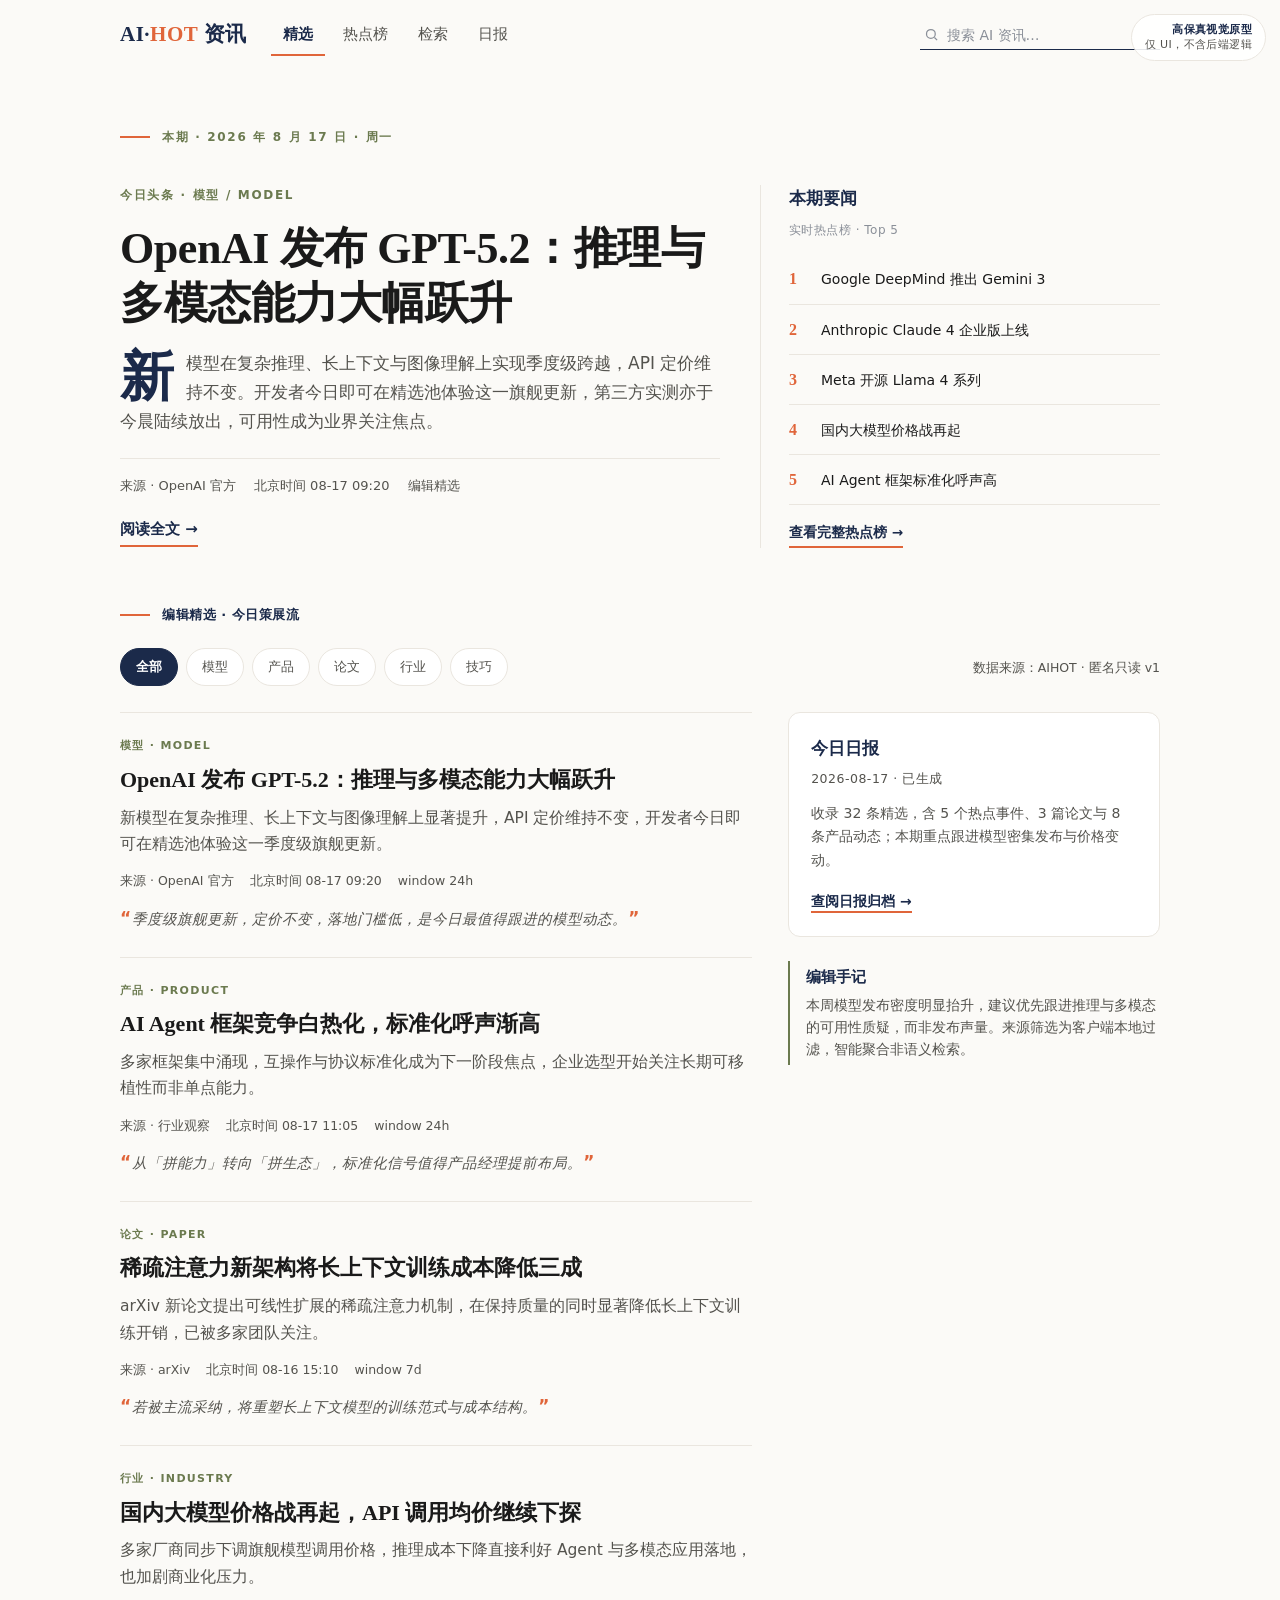
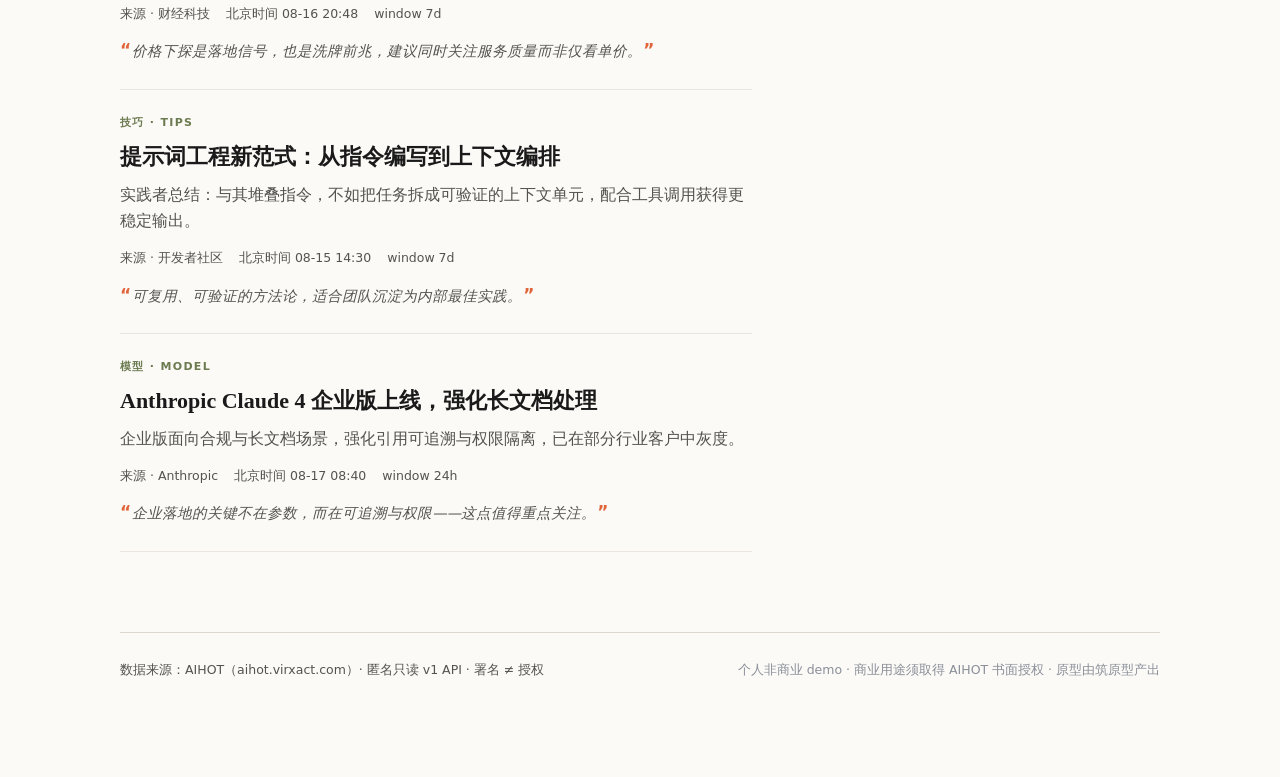
<file: Doc/prototype-B-杂志编辑风.html>
<!DOCTYPE html>
<!--
  本原型由 prototype-builder（筑原型）作为「设计原型专家团」成员产出。
  视觉依据：02-视觉风格方案-版本B.md（版本 B · 杂志编辑风 · 唯一权威来源）。
  功能与 5 项检索能力映射依据：00-设计需求摘要.md。纯前端视觉原型，不含后端/抓取逻辑。
-->
<html lang="zh-CN">
<head>
<meta charset="UTF-8">
<meta name="viewport" content="width=device-width, initial-scale=1.0">
<title>AI·HOT 资讯 · 高保真原型（版本 B · 杂志编辑风）</title>
<style>
/* ============================================================
   设计令牌 · 来源 02-视觉风格方案-版本B.md（唯一权威）
   ============================================================ */
:root{
  --bg:#FBFAF7;
  --surface:#FFFFFF;
  --surface-sunken:#F6F3EC;
  --ink-900:#1A1A1A;
  --ink-700:#54534E;
  --ink-500:#8A8F98;
  --navy:#1B2A4A;
  --orange:#E0653A;
  --olive:#6B7A4F;
  --line:#EAE6DF;
  --line-strong:#DDD8CE;
  --danger:#B5553A;

  --font-serif:"Noto Serif SC","Source Han Serif SC","Songti SC",Georgia,serif;
  --font-sans:"Noto Sans SC","Inter","PingFang SC","Microsoft YaHei",system-ui,sans-serif;

  --r-sm:8px; --r-md:12px; --r-pill:999px;
  --shadow-card:0 1px 2px rgba(27,42,74,0.04);
  --maxw:1120px;
  --pad:clamp(20px,4vw,40px);
}

/* ============================================================
   基础
   ============================================================ */
*{box-sizing:border-box;margin:0;padding:0}
html{scroll-behavior:smooth}
body{
  font-family:var(--font-sans);
  background:var(--bg);
  color:var(--ink-900);
  line-height:1.7;
  font-size:16px;
  -webkit-font-smoothing:antialiased;
}
.serif{font-family:var(--font-serif)}
.wrap{max-width:var(--maxw);margin:0 auto;padding:0 var(--pad) 96px}

/* 原型角标 */
.protobadge{
  position:fixed;top:14px;right:14px;z-index:50;
  font-size:11px;letter-spacing:.4px;line-height:1.4;
  padding:7px 13px;border-radius:var(--r-pill);
  background:rgba(255,255,255,.88);border:1px solid var(--line);color:var(--ink-700);
  max-width:200px;text-align:right;
}
.protobadge b{color:var(--navy)}

/* ============================================================
   顶部导航
   ============================================================ */
.nav{
  position:sticky;top:0;z-index:30;
  border-bottom:1px solid var(--line);
  background:rgba(251,250,247,.9); /* ≤0.9 半透明，无 blur 光晕 */
}
.nav-in{
  max-width:var(--maxw);margin:0 auto;padding:15px var(--pad);
  display:flex;align-items:center;gap:24px;
}
.brand{
  font-family:var(--font-serif);font-weight:800;font-size:21px;
  color:var(--navy);letter-spacing:.5px;white-space:nowrap;cursor:pointer;
}
.brand b{color:var(--orange);font-weight:800}
.navlinks{display:flex;gap:6px}
.navlinks a{
  color:var(--ink-700);text-decoration:none;font-size:14.5px;
  padding:7px 12px;border-bottom:2px solid transparent;cursor:pointer;
  transition:color .15s ease;
}
.navlinks a:hover{color:var(--navy)}
.navlinks a.on{color:var(--navy);border-color:var(--orange);font-weight:600}
.gsearch{
  margin-left:auto;display:flex;align-items:center;gap:8px;
  border-bottom:1px solid var(--navy);padding:6px 4px;width:240px;min-width:160px;
}
.gsearch svg{flex:none;color:var(--ink-500)}
.gsearch input{
  background:none;border:none;outline:none;color:var(--ink-900);
  flex:1;font-size:14px;font-family:var(--font-sans);min-width:0;
}
.gsearch input::placeholder{color:var(--ink-500)}

/* ============================================================
   栏目标签（Kicker）+ 区块标题
   ============================================================ */
.seclabel{
  font-family:var(--font-sans);font-size:12px;font-weight:700;
  letter-spacing:.14em;text-transform:uppercase;color:var(--olive);
  margin:56px 0 22px;display:flex;align-items:center;gap:12px;
}
.seclabel::before{content:"";width:30px;height:2px;background:var(--orange);flex:none}
.seclabel.zh{text-transform:none;letter-spacing:.04em;color:var(--navy);font-size:13px}

/* ============================================================
   视图切换
   ============================================================ */
.view{display:none;animation:fade .25s ease}
.view.on{display:block}
@keyframes fade{from{opacity:0;transform:translateY(4px)}to{opacity:1;transform:none}}

/* ============================================================
   首页 · Hero（1.5fr : 1fr）
   ============================================================ */
.hero{display:grid;grid-template-columns:1.5fr 1fr;gap:40px;margin-top:38px;align-items:start}
.lede .kicker{
  font-size:12px;letter-spacing:.14em;text-transform:uppercase;
  color:var(--olive);font-weight:700;
}
.lede h1{
  font-family:var(--font-serif);font-weight:800;
  font-size:clamp(32px,4.2vw,44px);line-height:1.25;letter-spacing:-.01em;
  margin:16px 0 18px;color:var(--ink-900);
}
.lede .summary{font-size:17px;color:var(--ink-700);max-width:42em}
/* 首字下沉（仅 Hero 首段，衬线 navy） */
.lede .summary::first-letter{
  font-family:var(--font-serif);font-weight:800;color:var(--navy);
  font-size:3.2em;line-height:.82;float:left;margin:6px 12px 0 0;
}
.lede .byline{
  margin-top:22px;font-size:13px;color:var(--ink-700);
  border-top:1px solid var(--line);padding-top:16px;
  display:flex;gap:18px;flex-wrap:wrap;
}
.lede .byline .muted{color:var(--ink-700)}
.lede .read{
  display:inline-block;margin-top:20px;color:var(--navy);font-weight:700;
  text-decoration:none;border-bottom:2px solid var(--orange);padding-bottom:2px;
  font-size:15px;transition:opacity .15s;
}
.lede .read:hover{opacity:.7}

/* Hero 右栏 · 本期要闻（热点榜 Top5 精简） */
.side{border-left:1px solid var(--line);padding-left:28px}
.side h4{
  font-family:var(--font-serif);font-size:17px;font-weight:700;
  color:var(--navy);margin-bottom:6px;
}
.side .side-sub{font-size:12px;color:var(--ink-500);margin-bottom:14px;letter-spacing:.04em}
.mini-hot{list-style:none;counter-reset:h}
.mini-hot li{
  counter-increment:h;display:flex;gap:12px;align-items:baseline;
  padding:11px 0;border-bottom:1px solid var(--line);
}
.mini-hot li::before{
  content:counter(h);font-family:var(--font-serif);font-weight:800;
  color:var(--orange);font-size:16px;min-width:20px;flex:none;
}
.mini-hot .t{font-size:14px;color:var(--ink-900);line-height:1.45}
.mini-hot a.t{text-decoration:none}
.mini-hot a.t:hover{color:var(--navy)}
.side .more{
  display:inline-block;margin-top:16px;font-size:13.5px;font-weight:700;
  color:var(--navy);text-decoration:none;border-bottom:2px solid var(--orange);padding-bottom:2px;
}

/* ============================================================
   首页 · 精选流（1.7fr : 1fr）
   ============================================================ */
.feed-head{
  display:flex;align-items:center;justify-content:space-between;
  gap:16px;flex-wrap:wrap;margin-top:8px;
}
.quickfilter{display:flex;gap:8px;flex-wrap:wrap}
.quickfilter .qchip{
  font-size:13px;padding:7px 15px;border:1px solid var(--line);
  border-radius:var(--r-pill);color:var(--ink-700);cursor:pointer;
  background:var(--surface);transition:.15s;user-select:none;
}
.quickfilter .qchip:hover{border-color:var(--navy)}
.quickfilter .qchip.on{background:var(--navy);color:#fff;border-color:var(--navy);font-weight:600}

.grid{display:grid;grid-template-columns:1.7fr 1fr;gap:36px;margin-top:26px;align-items:start}

/* 资讯卡片（无卡盒，hairline 分隔） */
.card{
  border-bottom:1px solid var(--line);padding:24px 0;
  transition:border-color .15s;
}
.card:first-child{border-top:1px solid var(--line)}
.card .cat{
  font-size:11px;letter-spacing:.12em;text-transform:uppercase;
  color:var(--olive);font-weight:700;
}
.card h3{
  font-family:var(--font-serif);font-size:22px;line-height:1.35;
  font-weight:700;margin:9px 0 10px;color:var(--ink-900);cursor:pointer;
  transition:color .15s;
}
.card h3:hover{color:var(--navy)}
.card .summary{font-size:15.5px;color:var(--ink-700);max-width:46em}
.card .meta{
  font-size:12.5px;color:var(--ink-700);margin-top:13px;
  display:flex;gap:16px;flex-wrap:wrap;align-items:center;
}
.card .meta .muted{color:var(--ink-700)}
/* 策展评分徽章已移除：非 AIHOT 真实字段，避免假数据（见 04-质量审查报告） */
.card .reason{
  margin-top:12px;font-size:14.5px;color:var(--ink-700);font-style:italic;
}
.card .reason::before{content:"“";color:var(--orange);font-style:normal;font-weight:700;font-size:17px;margin-right:1px}
.card .reason::after{content:"”";color:var(--orange);font-style:normal;font-weight:700;font-size:17px;margin-left:1px}
.feed-empty{
  padding:40px 0;color:var(--ink-700);font-size:14.5px;
  border-top:1px solid var(--line);border-bottom:1px solid var(--line);
}
.feed-empty b{color:var(--navy)}

/* 右栏 · 今日日报入口 */
.daily-entry{
  background:var(--surface);border:1px solid var(--line);border-radius:var(--r-md);
  padding:22px;margin-bottom:24px;
}
.daily-entry h4{font-family:var(--font-serif);font-size:17px;color:var(--navy);margin-bottom:4px}
.daily-entry .date{font-size:12.5px;color:var(--ink-700);letter-spacing:.04em;margin-bottom:12px}
.daily-entry p{font-size:14px;color:var(--ink-700);margin-bottom:14px}
.daily-entry .read{color:var(--navy);font-weight:700;text-decoration:none;border-bottom:2px solid var(--orange);padding-bottom:2px;font-size:14px}
.rail-note{
  border-left:2px solid var(--olive);padding:4px 0 4px 16px;
  font-size:13.5px;color:var(--ink-700);line-height:1.65;
}
.rail-note .rh{font-family:var(--font-serif);font-weight:700;color:var(--navy);display:block;margin-bottom:4px;font-size:15px}

/* ============================================================
   热点榜（第 N 名 序号排印）
   ============================================================ */
.hotwrap{max-width:820px}
.hot-item{
  display:flex;gap:18px;align-items:flex-start;
  padding:20px 0;border-bottom:1px solid var(--line);cursor:pointer;
}
.hot-rank{
  font-family:var(--font-serif);font-size:14px;color:var(--ink-500);
  font-weight:700;flex:none;min-width:54px;padding-top:4px;letter-spacing:.02em;
}
.hot-rank .rn{font-size:21px;color:var(--orange);margin:0 1px}
.hot-body{flex:1}
.hot-title{
  font-family:var(--font-serif);font-size:20px;font-weight:700;line-height:1.4;
  color:var(--ink-900);transition:color .15s;
}
.hot-item:hover .hot-title{color:var(--navy)}
.hot-sub{
  font-size:13px;color:var(--ink-700);margin-top:7px;
  display:flex;gap:14px;flex-wrap:wrap;align-items:center;
}
.hot-sub .muted{color:var(--ink-700)}
.story-link{
  color:var(--navy);font-weight:600;text-decoration:none;
  border-bottom:1px solid var(--orange);padding-bottom:1px;font-size:13px;
}
.story-link:hover{color:var(--orange)}
.hot-score{
  font-family:var(--font-serif);font-weight:700;color:var(--ink-500);
  font-size:14px;flex:none;padding-top:5px;
}

/* ============================================================
   事件详情
   ============================================================ */
.event{max-width:820px}
.event-head{border-bottom:1px solid var(--line-strong);padding-bottom:20px;margin-bottom:24px}
.event-badge{
  font-size:12.5px;color:var(--olive);font-weight:700;letter-spacing:.04em;
  display:flex;align-items:center;gap:8px;margin-bottom:12px;
}
.event-badge .dot{width:8px;height:8px;border-radius:50%;background:var(--orange);flex:none}
.event-badge.archived .dot{background:var(--ink-500)}
.event-badge.archived{color:var(--ink-500)}
.event h2{
  font-family:var(--font-serif);font-size:clamp(26px,3vw,30px);
  line-height:1.3;font-weight:700;letter-spacing:-.01em;color:var(--ink-900);
}
.event .event-meta{font-size:13px;color:var(--ink-700);margin-top:12px;display:flex;gap:18px;flex-wrap:wrap}
.event .event-meta .muted{color:var(--ink-700)}

/* AI 综述 digest */
.digest{
  background:var(--surface-sunken);
  border-left:3px solid var(--orange);
  border-radius:0 var(--r-sm) var(--r-sm) 0;
  padding:18px 22px;font-size:15.5px;color:var(--ink-700);line-height:1.75;
  margin:8px 0 30px;
}
.digest .label{font-family:var(--font-serif);font-weight:700;color:var(--navy);margin-right:6px}

/* 时间线（逆序） */
.tl-title{
  font-family:var(--font-serif);font-size:17px;font-weight:700;color:var(--navy);
  margin-bottom:18px;display:flex;align-items:center;gap:10px;
}
.tl-title::before{content:"";width:24px;height:2px;background:var(--orange)}
.timeline{border-left:2px solid var(--line);padding-left:24px;margin-left:4px}
.tl-item{position:relative;padding-bottom:22px}
.tl-item:last-child{padding-bottom:0}
.tl-item::before{
  content:"";position:absolute;left:-31px;top:5px;
  width:11px;height:11px;border-radius:50%;
  background:var(--orange);border:2px solid #fff;box-shadow:0 0 0 1px var(--line);
}
.tl-item .when{font-size:12.5px;color:var(--ink-700);letter-spacing:.03em}
.tl-item .what{font-size:15px;color:var(--ink-900);margin-top:3px;line-height:1.55}

/* 最新进展 */
.latest{
  margin-top:26px;font-size:15px;color:var(--orange);font-style:italic;
  border-left:3px solid var(--orange);padding:4px 0 4px 14px;line-height:1.6;
}
.latest .label{font-style:normal;font-weight:700;color:var(--navy);font-family:var(--font-serif);margin-right:6px}

/* 原文跳转 */
.event-foot{margin-top:30px;padding-top:18px;border-top:1px solid var(--line)}
.event-foot a{
  color:var(--navy);font-weight:600;text-decoration:none;
  border-bottom:2px solid var(--orange);padding-bottom:2px;font-size:14px;
}
.backlink{
  display:inline-block;margin-bottom:22px;font-size:13.5px;color:var(--ink-700);
  text-decoration:none;cursor:pointer;
}
.backlink:hover{color:var(--navy)}
.backlink span{border-bottom:1px solid var(--line)}

/* ============================================================
   检索中心
   ============================================================ */
.search-head{max-width:880px}
.search-head h2{
  font-family:var(--font-serif);font-size:clamp(26px,3vw,30px);
  font-weight:700;color:var(--ink-900);margin-bottom:10px;letter-spacing:-.01em;
}
.search-head p{font-size:15px;color:var(--ink-700);max-width:54em}

.filterbar{
  border:1px solid var(--line);border-radius:var(--r-md);
  padding:24px 26px;background:var(--surface);margin-top:28px;
  box-shadow:var(--shadow-card);
}
.fb-group{margin-bottom:22px}
.fb-group:last-child{margin-bottom:0}
.fb-label{
  font-size:12px;font-weight:700;letter-spacing:.1em;text-transform:uppercase;
  color:var(--olive);margin-bottom:11px;display:flex;align-items:center;gap:8px;
}
.fb-label .tag{
  font-size:11px;letter-spacing:0;text-transform:none;font-weight:600;
  padding:2px 9px;border-radius:var(--r-pill);border:1px solid var(--line);
  color:var(--ink-700);
}
.fb-label .tag.api{color:var(--navy);border-color:var(--navy)}
.fb-label .tag.local{color:var(--danger);border-color:var(--danger)}
.fb-label .tag.smart{color:var(--olive);border-color:var(--olive)}

.fb-search{
  display:flex;gap:10px;align-items:center;
  border-bottom:1px solid var(--navy);padding:9px 4px;max-width:560px;
}
.fb-search svg{color:var(--ink-500);flex:none}
.fb-search input{
  background:none;border:none;outline:none;flex:1;
  font-size:16px;color:var(--ink-900);font-family:var(--font-sans);
}
.fb-search input::placeholder{color:var(--ink-500)}

.chips{display:flex;gap:9px;flex-wrap:wrap}
.chip{
  font-size:13.5px;padding:8px 17px;border:1px solid var(--line);
  border-radius:var(--r-pill);color:var(--ink-700);cursor:pointer;
  background:var(--surface);transition:.15s;user-select:none;min-height:38px;
  display:inline-flex;align-items:center;
}
.chip:hover{border-color:var(--navy)}
.chip.on{background:var(--navy);color:#fff;border-color:var(--navy);font-weight:600}

.seg{display:inline-flex;border:1px solid var(--line);border-radius:var(--r-sm);overflow:hidden}
.seg button{
  font-family:var(--font-sans);font-size:13.5px;color:var(--ink-700);
  background:var(--surface);border:none;border-right:1px solid var(--line);
  padding:9px 18px;cursor:pointer;transition:.15s;min-height:38px;
}
.seg button:last-child{border-right:none}
.seg button:hover{color:var(--navy)}
.seg button.on{background:var(--navy);color:#fff;font-weight:600}
.seg-row{display:flex;gap:24px;flex-wrap:wrap;align-items:center}

.sel-wrap{position:relative;display:inline-flex;align-items:center}
.sel-wrap select{
  font-family:var(--font-sans);font-size:14px;color:var(--ink-700);
  border:1px solid var(--line);border-radius:var(--r-sm);
  padding:9px 38px 9px 16px;background:var(--surface);cursor:pointer;
  min-height:38px;appearance:none;-webkit-appearance:none;
}
.sel-wrap::after{
  content:"";position:absolute;right:14px;top:50%;
  width:7px;height:7px;border-right:1.5px solid var(--ink-500);
  border-bottom:1.5px solid var(--ink-500);transform:translateY(-65%) rotate(45deg);
  pointer-events:none;
}
.sel-wrap:hover select{border-color:var(--navy)}

.smart-row{
  display:flex;align-items:center;gap:14px;flex-wrap:wrap;
  background:var(--surface-sunken);border-radius:var(--r-sm);
  padding:14px 18px;
}
.smart-row .txt{font-size:14px;color:var(--ink-700);flex:1;min-width:240px;line-height:1.55}
.smart-row .txt b{color:var(--navy)}
.toggle{
  width:46px;height:26px;border-radius:var(--r-pill);
  background:var(--line);position:relative;flex:none;cursor:pointer;transition:background .2s;
  border:none;
}
.toggle::after{
  content:"";position:absolute;top:3px;left:3px;width:20px;height:20px;
  border-radius:50%;background:var(--surface);transition:left .2s;box-shadow:var(--shadow-card);
}
.toggle.on{background:var(--orange)}
.toggle.on::after{left:23px}

/* API 请求示意 */
.apibox{
  margin-top:26px;border:1px solid var(--line-strong);border-radius:var(--r-md);
  background:var(--surface-sunken);overflow:hidden;
}
.apibox .ah{
  font-size:12px;font-weight:700;letter-spacing:.08em;color:var(--navy);
  padding:12px 18px;border-bottom:1px solid var(--line);
  display:flex;align-items:center;gap:8px;background:rgba(27,42,74,.03);
}
.apibox .ah .m{color:var(--orange)}
.apibox .acode{
  font-family:var(--font-sans);
  font-size:13.5px;line-height:1.8;color:var(--ink-900);
  padding:16px 18px;word-break:break-all;
}
.apibox .acode .verb{color:var(--orange);font-weight:700}
.apibox .acode .param{color:var(--navy);font-weight:600}
.apibox .acode .key{color:var(--olive)}
.apibox .note{
  font-size:12.5px;color:var(--ink-700);padding:0 18px 16px;line-height:1.6;
}
.apibox .note .k{font-weight:700;color:var(--ink-900)}
.apibox .note .local{color:var(--danger);font-weight:600}
.apibox .note .smart{color:var(--olive);font-weight:600}

/* ============================================================
   日报归档
   ============================================================ */
.daily-layout{display:grid;grid-template-columns:300px 1fr;gap:44px;align-items:start;margin-top:30px}
.daily-index{list-style:none}
.daily-index li{
  display:flex;flex-direction:column;gap:3px;
  padding:15px 16px;border:1px solid transparent;border-radius:var(--r-sm);
  cursor:pointer;transition:.15s;
}
.daily-index li:hover{background:var(--surface)}
.daily-index li.on{border-color:var(--line);background:var(--surface);box-shadow:var(--shadow-card)}
.daily-index .di-date{font-family:var(--font-serif);font-weight:700;font-size:16px;color:var(--navy)}
.daily-index .di-sub{font-size:12.5px;color:var(--ink-700);letter-spacing:.02em}

.daily-card{
  border:1px solid var(--line);border-radius:var(--r-md);
  background:var(--surface);padding:34px;box-shadow:var(--shadow-card);
  display:none;
}
.daily-card.on{display:block;animation:fade .25s ease}
.daily-card .dc-head{border-bottom:1px solid var(--line-strong);padding-bottom:18px;margin-bottom:24px}
.daily-card .dc-kicker{font-size:12px;letter-spacing:.12em;text-transform:uppercase;color:var(--olive);font-weight:700}
.daily-card h3{font-family:var(--font-serif);font-size:clamp(24px,2.6vw,28px);font-weight:700;margin:12px 0 8px;color:var(--ink-900)}
.daily-card .dc-meta{font-size:13px;color:var(--ink-700);display:flex;gap:18px;flex-wrap:wrap}
.daily-card .dc-meta .muted{color:var(--ink-700)}

.dc-section{margin-bottom:22px}
.dc-section .sec-h{
  font-family:var(--font-serif);font-size:16px;font-weight:700;color:var(--navy);
  margin-bottom:10px;padding-left:13px;border-left:3px solid var(--orange);
}
.dc-flash{
  font-size:14.5px;color:var(--ink-700);line-height:1.6;padding:7px 0;
  border-bottom:1px solid var(--line);display:flex;gap:12px;
}
.dc-flash:last-child{border-bottom:none}
.dc-flash .idx{font-family:var(--font-serif);font-weight:700;color:var(--orange);font-size:13px;flex:none;min-width:20px}
.dc-foot{margin-top:26px;padding-top:16px;border-top:1px solid var(--line)}
.dc-foot a{color:var(--navy);font-weight:600;text-decoration:none;border-bottom:2px solid var(--orange);padding-bottom:2px;font-size:13.5px}

/* ============================================================
   页脚
   ============================================================ */
footer{
  margin-top:80px;padding-top:26px;border-top:1px solid var(--line-strong);
  color:var(--ink-500);font-size:12.5px;
  display:flex;justify-content:space-between;flex-wrap:wrap;gap:12px;
}
footer .src{color:var(--ink-700)}
footer a{color:var(--navy);text-decoration:none;border-bottom:1px solid var(--line)}

/* ============================================================
   响应式
   ============================================================ */
@media(max-width:880px){
  .hero,.grid,.daily-layout{grid-template-columns:1fr}
  .side{border-left:none;padding-left:0;margin-top:36px}
  .gsearch{display:none}
  .navlinks{gap:0;overflow-x:auto}
  .daily-index{display:flex;gap:8px;overflow-x:auto;padding-bottom:6px}
  .daily-index li{flex:none;min-width:140px}
}
@media(max-width:560px){
  .lede .summary::first-letter{font-size:2.6em}
  .hot-rank{min-width:42px}
  .daily-card{padding:22px}
}
</style>
</head>
<body>

<div class="protobadge"><b>高保真视觉原型</b><br>仅 UI，不含后端逻辑</div>

<!-- ============ 顶部导航 ============ -->
<nav>
  <div class="nav-in">
    <div class="brand" onclick="go('home')">AI·<b>HOT</b> 资讯</div>
    <div class="navlinks">
      <a class="on" data-view="home">精选</a>
      <a data-view="hot">热点榜</a>
      <a data-view="search">检索</a>
      <a data-view="daily">日报</a>
    </div>
    <div class="gsearch">
      <svg width="15" height="15" viewBox="0 0 24 24" fill="none" stroke="currentColor" stroke-width="2"><circle cx="11" cy="11" r="7"/><path d="M21 21l-4.3-4.3"/></svg>
      <input placeholder="搜索 AI 资讯…" aria-label="全局搜索">
    </div>
  </div>
</nav>

<main class="wrap">

  <!-- ============================================================
       视图 1 · 首页 / 资讯流
       ============================================================ -->
  <section id="view-home" class="view on">

    <div class="seclabel">本期 · 2026 年 8 月 17 日 · 周一</div>

    <!-- Hero -->
    <div class="hero">
      <div class="lede">
        <div class="kicker">今日头条 · 模型 / MODEL</div>
        <h1>OpenAI 发布 GPT-5.2：推理与多模态能力大幅跃升</h1>
        <p class="summary">新模型在复杂推理、长上下文与图像理解上实现季度级跨越，API 定价维持不变。开发者今日即可在精选池体验这一旗舰更新，第三方实测亦于今晨陆续放出，可用性成为业界关注焦点。</p>
        <div class="byline">
          <span>来源 · OpenAI 官方</span>
          <span class="muted">北京时间 08-17 09:20</span>
          <span class="muted">编辑精选</span>
        </div>
        <a class="read" href="#">阅读全文 →</a>
      </div>
      <aside class="side">
        <h4>本期要闻</h4>
        <div class="side-sub">实时热点榜 · Top 5</div>
        <ol class="mini-hot">
          <li><a class="t" onclick="openEvent('gemini3')">Google DeepMind 推出 Gemini 3</a></li>
          <li><a class="t" onclick="go('hot')">Anthropic Claude 4 企业版上线</a></li>
          <li><a class="t" onclick="openEvent('llama4')">Meta 开源 Llama 4 系列</a></li>
          <li><a class="t" onclick="go('hot')">国内大模型价格战再起</a></li>
          <li><a class="t" onclick="go('hot')">AI Agent 框架标准化呼声高</a></li>
        </ol>
        <a class="more" onclick="go('hot')">查看完整热点榜 →</a>
      </aside>
    </div>

    <!-- 精选流 -->
    <div class="seclabel zh">编辑精选 · 今日策展流</div>
    <div class="feed-head">
      <div class="quickfilter" id="homeFilter">
        <span class="qchip on" data-cat="all">全部</span>
        <span class="qchip" data-cat="模型">模型</span>
        <span class="qchip" data-cat="产品">产品</span>
        <span class="qchip" data-cat="论文">论文</span>
        <span class="qchip" data-cat="行业">行业</span>
        <span class="qchip" data-cat="技巧">技巧</span>
      </div>
      <span style="font-size:12.5px;color:var(--ink-700)">数据来源：AIHOT · 匿名只读 v1</span>
    </div>

    <div class="grid">
      <div id="feedList">
        <article class="card" data-cat="模型">
          <div class="cat">模型 · MODEL</div>
          <h3 onclick="openEvent('gpt52')">OpenAI 发布 GPT-5.2：推理与多模态能力大幅跃升</h3>
          <p class="summary">新模型在复杂推理、长上下文与图像理解上显著提升，API 定价维持不变，开发者今日即可在精选池体验这一季度级旗舰更新。</p>
          <div class="meta">
            <span>来源 · OpenAI 官方</span><span class="muted">北京时间 08-17 09:20</span><span class="muted">window 24h</span>
          </div>
          <p class="reason">季度级旗舰更新，定价不变，落地门槛低，是今日最值得跟进的模型动态。</p>
        </article>

        <article class="card" data-cat="产品">
          <div class="cat">产品 · PRODUCT</div>
          <h3>AI Agent 框架竞争白热化，标准化呼声渐高</h3>
          <p class="summary">多家框架集中涌现，互操作与协议标准化成为下一阶段焦点，企业选型开始关注长期可移植性而非单点能力。</p>
          <div class="meta">
            <span>来源 · 行业观察</span><span class="muted">北京时间 08-17 11:05</span><span class="muted">window 24h</span>
          </div>
          <p class="reason">从「拼能力」转向「拼生态」，标准化信号值得产品经理提前布局。</p>
        </article>

        <article class="card" data-cat="论文">
          <div class="cat">论文 · PAPER</div>
          <h3>稀疏注意力新架构将长上下文训练成本降低三成</h3>
          <p class="summary">arXiv 新论文提出可线性扩展的稀疏注意力机制，在保持质量的同时显著降低长上下文训练开销，已被多家团队关注。</p>
          <div class="meta">
            <span>来源 · arXiv</span><span class="muted">北京时间 08-16 15:10</span><span class="muted">window 7d</span>
          </div>
          <p class="reason">若被主流采纳，将重塑长上下文模型的训练范式与成本结构。</p>
        </article>

        <article class="card" data-cat="行业">
          <div class="cat">行业 · INDUSTRY</div>
          <h3>国内大模型价格战再起，API 调用均价继续下探</h3>
          <p class="summary">多家厂商同步下调旗舰模型调用价格，推理成本下降直接利好 Agent 与多模态应用落地，也加剧商业化压力。</p>
          <div class="meta">
            <span>来源 · 财经科技</span><span class="muted">北京时间 08-16 20:48</span><span class="muted">window 7d</span>
          </div>
          <p class="reason">价格下探是落地信号，也是洗牌前兆，建议同时关注服务质量而非仅看单价。</p>
        </article>

        <article class="card" data-cat="技巧">
          <div class="cat">技巧 · TIPS</div>
          <h3>提示词工程新范式：从指令编写到上下文编排</h3>
          <p class="summary">实践者总结：与其堆叠指令，不如把任务拆成可验证的上下文单元，配合工具调用获得更稳定输出。</p>
          <div class="meta">
            <span>来源 · 开发者社区</span><span class="muted">北京时间 08-15 14:30</span><span class="muted">window 7d</span>
          </div>
          <p class="reason">可复用、可验证的方法论，适合团队沉淀为内部最佳实践。</p>
        </article>

        <article class="card" data-cat="模型">
          <div class="cat">模型 · MODEL</div>
          <h3>Anthropic Claude 4 企业版上线，强化长文档处理</h3>
          <p class="summary">企业版面向合规与长文档场景，强化引用可追溯与权限隔离，已在部分行业客户中灰度。</p>
          <div class="meta">
            <span>来源 · Anthropic</span><span class="muted">北京时间 08-17 08:40</span><span class="muted">window 24h</span>
          </div>
          <p class="reason">企业落地的关键不在参数，而在可追溯与权限——这点值得重点关注。</p>
        </article>
      </div>

      <aside>
        <div class="daily-entry">
          <h4>今日日报</h4>
          <div class="date">2026-08-17 · 已生成</div>
          <p>收录 32 条精选，含 5 个热点事件、3 篇论文与 8 条产品动态；本期重点跟进模型密集发布与价格变动。</p>
          <a class="read" onclick="go('daily')">查阅日报归档 →</a>
        </div>
        <div class="rail-note">
          <span class="rh">编辑手记</span>
          本周模型发布密度明显抬升，建议优先跟进推理与多模态的可用性质疑，而非发布声量。来源筛选为客户端本地过滤，智能聚合非语义检索。
        </div>
      </aside>
    </div>

  </section>

  <!-- ============================================================
       视图 2 · 热点榜
       ============================================================ -->
  <section id="view-hot" class="view">
    <div class="seclabel zh">热点榜 · 实时 Top 10</div>
    <div class="search-head" style="margin-bottom:8px">
      <p>按 <b style="color:var(--navy)">rank</b> 顺序排印，仅呈现平台热度名次，不推算、不展示内部热度值。含「事件脉络」条目标注可进入事件详情。</p>
    </div>
    <div class="hotwrap" style="margin-top:18px">
      <div class="hot-item" onclick="openEvent('gemini3')">
        <div class="hot-rank">第<span class="rn">1</span>名</div>
        <div class="hot-body">
          <div class="hot-title">Google DeepMind 推出 Gemini 3</div>
          <div class="hot-sub"><span>Google</span><a class="story-link" onclick="event.stopPropagation();openEvent('gemini3')">含事件脉络 →</a></div>
        </div>
        <div class="hot-score">—</div>
      </div>
      <div class="hot-item" onclick="go('home')">
        <div class="hot-rank">第<span class="rn">2</span>名</div>
        <div class="hot-body">
          <div class="hot-title">Anthropic Claude 4 企业版上线</div>
          <div class="hot-sub"><span>Anthropic</span></div>
        </div>
        <div class="hot-score">—</div>
      </div>
      <div class="hot-item" onclick="openEvent('llama4')">
        <div class="hot-rank">第<span class="rn">3</span>名</div>
        <div class="hot-body">
          <div class="hot-title">Meta 开源 Llama 4 系列</div>
          <div class="hot-sub"><span>Meta</span><a class="story-link" onclick="event.stopPropagation();openEvent('llama4')">含事件脉络 →</a></div>
        </div>
        <div class="hot-score">—</div>
      </div>
      <div class="hot-item">
        <div class="hot-rank">第<span class="rn">4</span>名</div>
        <div class="hot-body">
          <div class="hot-title">国内大模型价格战再起</div>
          <div class="hot-sub"><span>行业</span></div>
        </div>
        <div class="hot-score">—</div>
      </div>
      <div class="hot-item">
        <div class="hot-rank">第<span class="rn">5</span>名</div>
        <div class="hot-body">
          <div class="hot-title">AI Agent 框架标准化呼声渐高</div>
          <div class="hot-sub"><span>社区</span></div>
        </div>
        <div class="hot-score">—</div>
      </div>
      <div class="hot-item">
        <div class="hot-rank">第<span class="rn">6</span>名</div>
        <div class="hot-body">
          <div class="hot-title">AI 编程助手渗透率突破 60%</div>
          <div class="hot-sub"><span>调研机构</span></div>
        </div>
        <div class="hot-score">—</div>
      </div>
      <div class="hot-item">
        <div class="hot-rank">第<span class="rn">7</span>名</div>
        <div class="hot-body">
          <div class="hot-title">多模态评测基准更新</div>
          <div class="hot-sub"><span>学术社区</span></div>
        </div>
        <div class="hot-score">—</div>
      </div>
      <div class="hot-item">
        <div class="hot-rank">第<span class="rn">8</span>名</div>
        <div class="hot-body">
          <div class="hot-title">端侧小模型跑进手机</div>
          <div class="hot-sub"><span>硬件厂商</span></div>
        </div>
        <div class="hot-score">—</div>
      </div>
      <div class="hot-item">
        <div class="hot-rank">第<span class="rn">9</span>名</div>
        <div class="hot-body">
          <div class="hot-title">AI 监管草案征求意见</div>
          <div class="hot-sub"><span>政策</span></div>
        </div>
        <div class="hot-score">—</div>
      </div>
      <div class="hot-item">
        <div class="hot-rank">第<span class="rn">10</span>名</div>
        <div class="hot-body">
          <div class="hot-title">开源社区发布训练工具链</div>
          <div class="hot-sub"><span>开源</span></div>
        </div>
        <div class="hot-score">—</div>
      </div>
    </div>
  </section>

  <!-- ============================================================
       视图 3 · 检索中心（5 项能力映射）
       ============================================================ -->
  <section id="view-search" class="view">
    <div class="seclabel zh">检索中心 · 组合筛选</div>
    <div class="search-head">
      <h2>组合检索 · 五项能力</h2>
      <p>下方控件同时呈现 5 项检索能力，并实时拼出对应的 AIHOT 匿名只读 API 请求。能力分三类诚实标注：<b style="color:var(--navy)">直接 API 参数</b> · <b style="color:var(--danger)">本地过滤（客户端）</b> · <b style="color:var(--olive)">智能聚合层（非语义检索）</b>。</p>
    </div>

    <div class="filterbar">
      <!-- 1. 关键词搜索 -->
      <div class="fb-group">
        <div class="fb-label">① 关键词搜索 <span class="tag api">直接 API · q</span></div>
        <div class="fb-search">
          <svg width="16" height="16" viewBox="0 0 24 24" fill="none" stroke="currentColor" stroke-width="2"><circle cx="11" cy="11" r="7"/><path d="M21 21l-4.3-4.3"/></svg>
          <input id="kw" placeholder="输入关键词，如 Agent、推理、多模态…" value="Agent 框架">
        </div>
      </div>

      <!-- 2. 分类筛选 -->
      <div class="fb-group">
        <div class="fb-label">② 分类筛选 <span class="tag api">直接 API · category</span></div>
        <div class="chips" id="catChips">
          <span class="chip on" data-cat="all">全部</span>
          <span class="chip" data-cat="模型">模型</span>
          <span class="chip" data-cat="产品">产品</span>
          <span class="chip" data-cat="论文">论文</span>
          <span class="chip" data-cat="行业">行业</span>
          <span class="chip" data-cat="技巧">技巧</span>
        </div>
      </div>

      <!-- 3. 时间范围筛选 -->
      <div class="fb-group">
        <div class="fb-label">③ 时间范围筛选 <span class="tag api">直接 API · window + by</span></div>
        <div class="seg-row">
          <div class="seg" id="winSeg">
            <button class="on" data-v="24h">24 小时</button>
            <button data-v="7d">7 天</button>
          </div>
          <div class="seg" id="bySeg">
            <button class="on" data-v="timeline">AIHOT 时间轴</button>
            <button data-v="published">原文发布时间</button>
          </div>
        </div>
      </div>

      <!-- 4. 来源筛选（本地过滤） -->
      <div class="fb-group">
        <div class="fb-label">④ 来源筛选 <span class="tag local">本地过滤 · 客户端派生</span></div>
        <div class="sel-wrap">
          <select id="srcSel">
            <option value="">全部来源（本地过滤）</option>
            <option value="OpenAI">OpenAI</option>
            <option value="Google">Google</option>
            <option value="Meta">Meta</option>
            <option value="Anthropic">Anthropic</option>
            <option value="arXiv">arXiv</option>
          </select>
        </div>
        <div style="font-size:12.5px;color:var(--ink-700);margin-top:9px">skill 未暴露独立来源参数，结果为拉取后于客户端按 <code style="font-family:var(--font-serif);color:var(--ink-700)">source.name</code> 过滤。</div>
      </div>

      <!-- 5. 智能聚合层（非语义检索） -->
      <div class="fb-group">
        <div class="fb-label">⑤ 智能检索 <span class="tag smart">智能聚合层 · 非语义检索</span></div>
        <div class="smart-row">
          <div class="txt">开启后由 <b>编辑策展（selected）</b> + <b>AI 综述（stories.digest）</b> + <b>推荐理由（reason）</b> + <b>热点编辑智能（hot-topics）</b> 构成聚合结果。<b style="color:var(--danger)">注意：skill 无向量语义搜索端点，此非字面语义检索。</b></div>
          <button class="toggle on" id="smartToggle" aria-label="智能聚合开关"></button>
        </div>
      </div>
    </div>

    <!-- 当前拼出的 API 请求示意 -->
    <div class="apibox">
      <div class="ah"><span class="m">GET</span> 当前拼出的 API 请求示意</div>
      <div class="acode" id="apiCode"></div>
      <div class="note" id="apiNote"></div>
    </div>
  </section>

  <!-- ============================================================
       视图 4 · 日报归档
       ============================================================ -->
  <section id="view-daily" class="view">
    <div class="seclabel zh">日报归档 · 按日期索引</div>
    <div class="daily-layout">
      <ul class="daily-index" id="dailyIndex">
        <li class="on" data-day="d1"><span class="di-date">08-17</span><span class="di-sub">周日 · 32 条精选</span></li>
        <li data-day="d2"><span class="di-date">08-16</span><span class="di-sub">周六 · 28 条精选</span></li>
        <li data-day="d3"><span class="di-date">08-15</span><span class="di-sub">周五 · 35 条精选</span></li>
      </ul>

      <div>
        <div class="daily-card on" id="d1">
          <div class="dc-head">
            <div class="dc-kicker">AI 日报 · DAILY</div>
            <h3>2026 年 8 月 17 日 · 模型密集发布与价格变动</h3>
            <div class="dc-meta"><span>收录 32 条</span><span class="muted">5 热点事件</span><span class="muted">3 篇论文</span><span class="muted">8 条产品</span></div>
          </div>
          <div class="dc-section"><div class="sec-h">头条</div>
            <div class="dc-flash"><span class="idx">1</span><span>OpenAI 发布 GPT-5.2，推理与多模态能力大幅跃升，定价不变。</span></div>
            <div class="dc-flash"><span class="idx">2</span><span>Google DeepMind 推出 Gemini 3，多项公开榜单登顶。</span></div>
          </div>
          <div class="dc-section"><div class="sec-h">模型 / 产品</div>
            <div class="dc-flash"><span class="idx">3</span><span>Anthropic Claude 4 企业版上线，强化长文档与可追溯引用。</span></div>
            <div class="dc-flash"><span class="idx">4</span><span>AI Agent 框架竞争白热化，标准化协议呼声渐高。</span></div>
          </div>
          <div class="dc-section"><div class="sec-h">论文 / 行业</div>
            <div class="dc-flash"><span class="idx">5</span><span>稀疏注意力新架构将长上下文训练成本降低三成。</span></div>
            <div class="dc-flash"><span class="idx">6</span><span>国内大模型价格战再起，API 调用均价继续下探。</span></div>
          </div>
          <div class="dc-foot"><a href="#">跳转原文逐条核对（links.original）→</a></div>
        </div>

        <div class="daily-card" id="d2">
          <div class="dc-head">
            <div class="dc-kicker">AI 日报 · DAILY</div>
            <h3>2026 年 8 月 16 日 · 开源生态与企业落地</h3>
            <div class="dc-meta"><span>收录 28 条</span><span class="muted">4 热点事件</span><span class="muted">2 篇论文</span><span class="muted">6 条产品</span></div>
          </div>
          <div class="dc-section"><div class="sec-h">头条</div>
            <div class="dc-flash"><span class="idx">1</span><span>新一代推理芯片专为大模型推理优化，成本结构生变。</span></div>
            <div class="dc-flash"><span class="idx">2</span><span>端侧小模型跑进手机，离线推理体验提升明显。</span></div>
          </div>
          <div class="dc-section"><div class="sec-h">模型 / 论文</div>
            <div class="dc-flash"><span class="idx">3</span><span>多模态评测基准更新，覆盖长视频理解维度。</span></div>
            <div class="dc-flash"><span class="idx">4</span><span>开源社区发布训练工具链，降低微调门槛。</span></div>
          </div>
          <div class="dc-foot"><a href="#">跳转原文逐条核对（links.original）→</a></div>
        </div>

        <div class="daily-card" id="d3">
          <div class="dc-head">
            <div class="dc-kicker">AI 日报 · DAILY</div>
            <h3>2026 年 8 月 15 日 · 监管与编程助手</h3>
            <div class="dc-meta"><span>收录 35 条</span><span class="muted">6 热点事件</span><span class="muted">4 篇论文</span><span class="muted">9 条产品</span></div>
          </div>
          <div class="dc-section"><div class="sec-h">头条</div>
            <div class="dc-flash"><span class="idx">1</span><span>AI 监管草案征求意见，聚焦数据合规与可审计。</span></div>
            <div class="dc-flash"><span class="idx">2</span><span>AI 编程助手渗透率突破 60%，进入工程主流。</span></div>
          </div>
          <div class="dc-section"><div class="sec-h">技巧 / 行业</div>
            <div class="dc-flash"><span class="idx">3</span><span>提示词工程新范式：从指令编写到上下文编排。</span></div>
            <div class="dc-flash"><span class="idx">4</span><span>企业开始将 Agent 纳入内部流程自动化试点。</span></div>
          </div>
          <div class="dc-foot"><a href="#">跳转原文逐条核对（links.original）→</a></div>
        </div>
      </div>
    </div>
  </section>

  <!-- ============================================================
       视图 5 · 事件详情（links.story）
       ============================================================ -->
  <section id="view-event" class="view">
    <a class="backlink" onclick="go('hot')"><span>← 返回热点榜</span></a>

    <div class="event" id="eventBox">
      <!-- 内容由 JS 按 publicId 注入；默认 Gemini 3 -->
      <div class="event-head">
        <div class="event-badge"><span class="dot"></span>事件进行中 · 含 AI 综述</div>
        <h2 id="evTitle">Google DeepMind 推出 Gemini 3：来龙去脉与最新进展</h2>
        <div class="event-meta">
          <span>来源 · Google DeepMind</span>
          <span class="muted">公开 ID · gemini-3-release</span>
          <span class="muted">更新于 北京时间 08-17 08:00</span>
        </div>
      </div>

      <div class="digest">
        <span class="label">AI 综述：</span>Gemini 3 于本周发布，在多项公开榜单登顶，强调长上下文与多模态统一架构。业界普遍视为对旗舰模型格局的直接挑战；矛盾点在于实际可用性与第三方实测仍存在差距，本综述随事件演化更新。
      </div>

      <div class="tl-title">报道时间线（逆序）</div>
      <div class="timeline">
        <div class="tl-item"><div class="when">08-17 08:00</div><div class="what">多家评测机构公布基准结果，部分榜单登顶；企业版接入通道开放灰度。</div></div>
        <div class="tl-item"><div class="when">08-16 10:30</div><div class="what">正式发布 Gemini 3，开放 API 灰度，长上下文与多模态统一架构亮相。</div></div>
        <div class="tl-item"><div class="when">08-15 21:00</div><div class="what">DeepMind 官方博客预告「重大更新」，社区开始集中讨论。</div></div>
      </div>

      <div class="latest"><span class="label">最新进展：</span>企业版接入通道今日下午开放，首批名额有限，需申请白名单。</div>

      <div class="event-foot"><a href="#">一键跳转原文（links.original）→</a></div>
    </div>
  </section>

  <footer>
    <span class="src">数据来源：AIHOT（aihot.virxact.com）· 匿名只读 v1 API · 署名 ≠ 授权</span>
    <span>个人非商业 demo · 商业用途须取得 AIHOT 书面授权 · 原型由筑原型产出</span>
  </footer>

</main>

<script>
/* ============ 视图切换 ============ */
function go(view){
  document.querySelectorAll('.view').forEach(v=>v.classList.remove('on'));
  const el=document.getElementById('view-'+view);
  if(el) el.classList.add('on');
  document.querySelectorAll('.navlinks a').forEach(a=>a.classList.toggle('on', a.dataset.view===view));
  window.scrollTo({top:0,behavior:'instant'});
}
document.querySelectorAll('.navlinks a').forEach(a=>{
  a.addEventListener('click',()=>go(a.dataset.view));
});

/* 事件详情（从热点榜/首页进入） */
const EVENTS={
  gemini3:{title:'Google DeepMind 推出 Gemini 3：来龙去脉与最新进展',src:'Google DeepMind',pid:'gemini-3-release',
    badge:'事件进行中 · 含 AI 综述',archived:false,
    digest:'Gemini 3 于本周发布，在多项公开榜单登顶，强调长上下文与多模态统一架构。业界普遍视为对旗舰模型格局的直接挑战；矛盾点在于实际可用性与第三方实测仍存在差距，本综述随事件演化更新。',
    tl:[['08-17 08:00','多家评测机构公布基准结果，部分榜单登顶；企业版接入通道开放灰度。'],
       ['08-16 10:30','正式发布 Gemini 3，开放 API 灰度，长上下文与多模态统一架构亮相。'],
       ['08-15 21:00','DeepMind 官方博客预告「重大更新」，社区开始集中讨论。']],
    latest:'企业版接入通道今日下午开放，首批名额有限，需申请白名单。'},
  llama4:{title:'Meta 开源 Llama 4 系列：开放权重的新基线',src:'Meta',pid:'llama-4-series',
    badge:'事件进行中 · 含 AI 综述',archived:false,
    digest:'Llama 4 以开放权重策略发布多档尺寸，强调可商用与本地部署。社区关注点在微调生态与合规条款边界；本综述随事件演化更新。',
    tl:[['08-16 14:00','Meta 公布 Llama 4 全系列权重与许可细则，社区开始复现。'],
       ['08-15 23:10','预热帖暗示「开放权重新基线」，引发下载与镜像准备。']],
    latest:'第三方微调版已陆续放出，合规条款边界仍有待厘清。'},
  gpt52:{title:'OpenAI 发布 GPT-5.2：推理与多模态能力大幅跃升',src:'OpenAI',pid:'gpt-5-2-release',
    badge:'事件进行中 · 含 AI 综述',archived:false,
    digest:'GPT-5.2 在复杂推理、长上下文与图像理解上实现季度级跨越，API 定价维持不变。第三方实测聚焦可用性与一致性；本综述随事件演化更新。',
    tl:[['08-17 09:20','OpenAI 官方发布 GPT-5.2，开发者可在精选池体验。'],
       ['08-17 06:00','多家媒体提前获知的实测摘要流出，可用性成焦点。']],
    latest:'企业版灰度通道已开放，长上下文配额上调。'}
};
function openEvent(id){
  const e=EVENTS[id]; if(!e){go('event');return;}
  document.querySelector('#eventBox .event-badge').className='event-badge'+(e.archived?' archived':'');
  document.querySelector('#eventBox .event-badge').innerHTML='<span class="dot"></span>'+e.badge;
  document.getElementById('evTitle').textContent=e.title;
  const meta=document.querySelector('#eventBox .event-meta');
  meta.innerHTML='<span>来源 · '+e.src+'</span><span class="muted">公开 ID · '+e.pid+'</span><span class="muted">更新于 北京时间 08-17 09:20</span>';
  document.querySelector('#eventBox .digest').innerHTML='<span class="label">AI 综述：</span>'+e.digest;
  let tl='';
  e.tl.forEach(t=>{tl+='<div class="tl-item"><div class="when">'+t[0]+'</div><div class="what">'+t[1]+'</div></div>';});
  document.querySelector('#eventBox .timeline').innerHTML=tl;
  document.querySelector('#eventBox .latest').innerHTML='<span class="label">最新进展：</span>'+e.latest;
  go('event');
}

/* ============ 首页分类快捷筛选（视觉过滤） ============ */
document.getElementById('homeFilter').addEventListener('click',ev=>{
  const c=ev.target.closest('.qchip'); if(!c)return;
  document.querySelectorAll('#homeFilter .qchip').forEach(x=>x.classList.remove('on'));
  c.classList.add('on');
  const cat=c.dataset.cat;
  let shown=0;
  document.querySelectorAll('#feedList .card').forEach(card=>{
    const ok=cat==='all'||card.dataset.cat===cat;
    card.style.display=ok?'':'none';
    if(ok)shown++;
  });
  let empty=document.getElementById('feedEmpty');
  if(shown===0){
    if(!empty){empty=document.createElement('div');empty.id='feedEmpty';empty.className='feed-empty';document.getElementById('feedList').appendChild(empty);}
    empty.innerHTML='<b>未进入精选 ·</b> 当前分类下暂无策展条目，已回退至全部结果（视觉示意）。';
  }else if(empty){empty.remove();}
});

/* ============ 检索中心 · 实时拼 API 请求 ============ */
const kw=document.getElementById('kw');
let selCat='all', win='24h', by='timeline', smartOn=true;

document.getElementById('catChips').addEventListener('click',ev=>{
  const c=ev.target.closest('.chip'); if(!c)return;
  document.querySelectorAll('#catChips .chip').forEach(x=>x.classList.remove('on'));
  c.classList.add('on'); selCat=c.dataset.cat; buildApi();
});
document.getElementById('winSeg').addEventListener('click',ev=>{
  const b=ev.target.closest('button'); if(!b)return;
  document.querySelectorAll('#winSeg button').forEach(x=>x.classList.remove('on'));
  b.classList.add('on'); win=b.dataset.v; buildApi();
});
document.getElementById('bySeg').addEventListener('click',ev=>{
  const b=ev.target.closest('button'); if(!b)return;
  document.querySelectorAll('#bySeg button').forEach(x=>x.classList.remove('on'));
  b.classList.add('on'); by=b.dataset.v; buildApi();
});
kw.addEventListener('input',buildApi);
document.getElementById('smartToggle').addEventListener('click',function(){
  smartOn=!smartOn; this.classList.toggle('on',smartOn); buildApi();
});

function buildApi(){
  const q=kw.value.trim();
  const params=['mode=selected'];
  if(q) params.push('q='+encodeURIComponent(q));
  if(selCat!=='all') params.push('category='+selCat);
  params.push('window='+win);
  params.push('by='+by);
  const query='?'+params.join('&');
  document.getElementById('apiCode').innerHTML=
    '<span class="verb">GET</span> /api/v1/items<span class="param">'+query+'</span>';

  const srcVal=document.getElementById('srcSel').value;
  let note='<span class="k">诚实标注：</span>';
  note+=' 上述为 skill 直接支持的 <span class="key">API 参数</span>（q / category / window / by）。';
  if(srcVal){
    note+=' 来源「'+srcVal+'」为 <span class="local">本地过滤</span>（客户端按 source.name 派生，非 API 参数）。';
  }else{
    note+=' 来源未选，默认 <span class="local">本地过滤</span> 不生效（结果集全量）。';
  }
  if(smartOn){
    note+=' 智能聚合层已开启：由 <span class="smart">编辑策展+AI 综述+推荐理由+热点编辑智能</span> 构成，<span class="smart">非向量语义检索</span>，不映射为 API 参数。';
  }
  document.getElementById('apiNote').innerHTML=note;
}

/* ============ 日报归档 · 日期切换 ============ */
document.getElementById('dailyIndex').addEventListener('click',ev=>{
  const li=ev.target.closest('li'); if(!li)return;
  document.querySelectorAll('#dailyIndex li').forEach(x=>x.classList.remove('on'));
  li.classList.add('on');
  const day=li.dataset.day;
  document.querySelectorAll('.daily-card').forEach(c=>c.classList.remove('on'));
  document.getElementById(day).classList.add('on');
});

/* 初始拼一次 API 示意 */
buildApi();
</script>
</body>
</html>
</file>
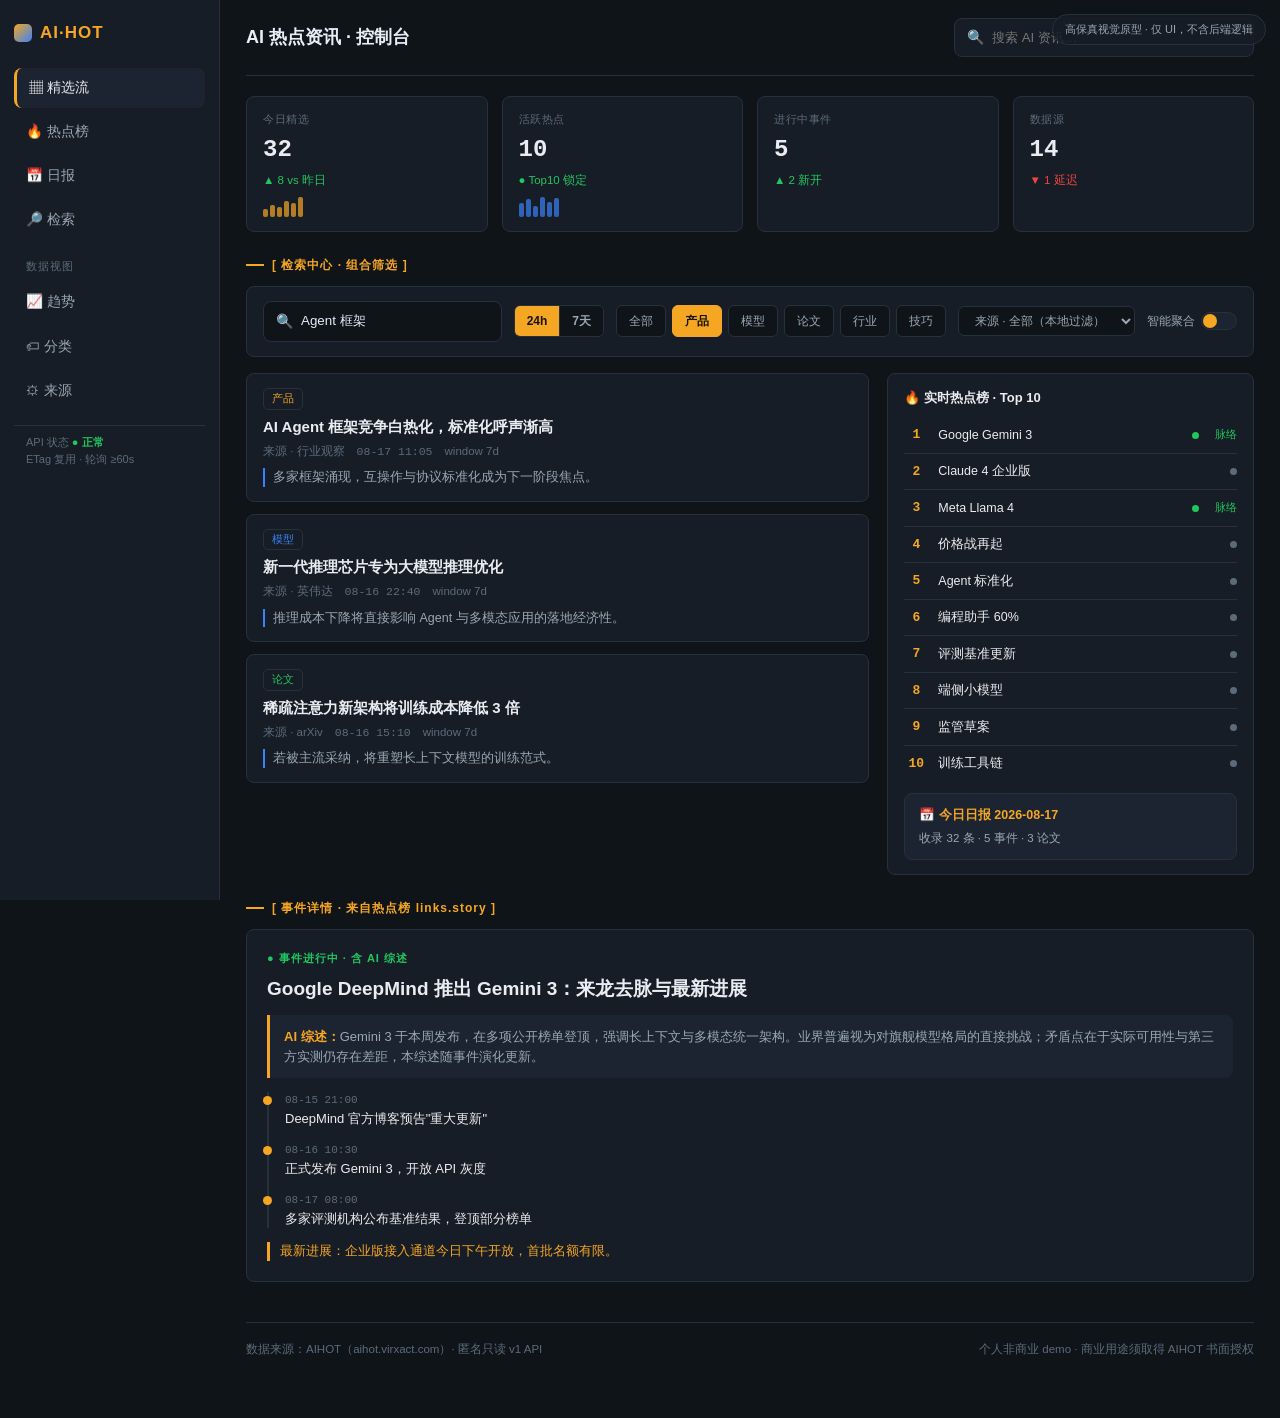
<file: Doc/prototype-C-数据仪表盘风.html>
<!DOCTYPE html>
<html lang="zh-CN">
<head>
<meta charset="UTF-8">
<meta name="viewport" content="width=device-width, initial-scale=1.0">
<title>AI·HOT 资讯 · 高保真原型（数据仪表盘风）</title>
<style>
  :root{
    --bg:#0F1419; --panel:#161D26; --panel2:#1B2430; --ink:#E8EDF2; --ink2:#9AA7B4; --ink3:#5C6B7A;
    --amber:#F5A623; --blue:#3B82F6; --red:#EF4444; --green:#22C55E; --line:#26313D; --r:8px;
  }
  *{box-sizing:border-box;margin:0;padding:0}
  body{font-family:"Inter","JetBrains Mono","PingFang SC",sans-serif;background:var(--bg);color:var(--ink);line-height:1.5;font-size:14px}
  .mono{font-family:"JetBrains Mono",ui-monospace,monospace}
  .protobadge{position:fixed;top:14px;right:14px;z-index:50;font-size:11px;padding:6px 12px;border-radius:999px;background:rgba(22,29,38,.85);border:1px solid var(--line);color:var(--ink2)}
  .app{display:grid;grid-template-columns:220px 1fr;min-height:100vh}
  /* RAIL */
  .rail{background:var(--panel);border-right:1px solid var(--line);padding:20px 14px;position:sticky;top:0;height:100vh}
  .brand{font-weight:800;font-size:17px;color:var(--amber);letter-spacing:1px;margin-bottom:22px;display:flex;align-items:center;gap:8px}
  .brand .sq{width:18px;height:18px;background:linear-gradient(135deg,var(--amber),var(--blue));border-radius:5px}
  .rail a{display:flex;align-items:center;gap:10px;padding:10px 12px;border-radius:8px;color:var(--ink2);text-decoration:none;font-size:13.5px;margin-bottom:4px}
  .rail a.on{background:var(--panel2);color:var(--ink);border-left:3px solid var(--amber)}
  .rail .sec{font-size:10.5px;color:var(--ink3);letter-spacing:1px;margin:18px 0 8px 12px;text-transform:uppercase}
  .rail .stat{font-size:11px;color:var(--ink3);padding:8px 12px;border-top:1px solid var(--line);margin-top:14px}
  .rail .stat b{color:var(--green)}
  /* MAIN */
  .main{padding:0 26px 60px}
  .topbar{display:flex;align-items:center;gap:16px;padding:18px 0;border-bottom:1px solid var(--line);flex-wrap:wrap}
  .topbar h1{font-size:18px;font-weight:700}
  .gsearch{margin-left:auto;display:flex;align-items:center;gap:8px;background:var(--panel);border:1px solid var(--line);border-radius:8px;padding:8px 12px;width:300px}
  .gsearch input{background:none;border:none;outline:none;color:var(--ink);flex:1}
  .kpis{display:grid;grid-template-columns:repeat(4,1fr);gap:14px;margin:20px 0}
  .kpi{background:var(--panel);border:1px solid var(--line);border-radius:var(--r);padding:14px 16px}
  .kpi .k{font-size:11px;color:var(--ink3);letter-spacing:.5px}
  .kpi .v{font-size:24px;font-weight:800;margin:4px 0}
  .kpi .d{font-size:11.5px;color:var(--green)} .kpi .d.down{color:var(--red)}
  .kpi .spark{display:flex;gap:2px;align-items:flex-end;height:22px;margin-top:6px}
  .kpi .spark i{width:5px;background:var(--amber);opacity:.7;border-radius:2px}
  .seclabel{font-size:12px;color:var(--amber);font-weight:700;letter-spacing:1px;margin:24px 0 12px;display:flex;align-items:center;gap:8px}
  .seclabel::before{content:"";width:18px;height:2px;background:var(--amber)}
  /* FILTER */
  .filterbar{background:var(--panel);border:1px solid var(--line);border-radius:var(--r);padding:14px 16px;display:flex;gap:12px;flex-wrap:wrap;align-items:center}
  .fb-search{flex:1;min-width:220px;display:flex;gap:8px;align-items:center;background:var(--bg);border:1px solid var(--line);border-radius:8px;padding:9px 12px}
  .fb-search input{background:none;border:none;outline:none;color:var(--ink);flex:1}
  .chips{display:flex;gap:6px;flex-wrap:wrap}
  .chip{font-size:12px;padding:6px 12px;border:1px solid var(--line);border-radius:6px;color:var(--ink2);cursor:pointer;background:var(--bg)}
  .chip.on{background:var(--amber);color:#1a1205;border-color:var(--amber);font-weight:700}
  .seg{display:flex;border:1px solid var(--line);border-radius:6px;overflow:hidden}
  .seg b{padding:6px 12px;font-size:12px;color:var(--ink2);cursor:pointer;background:var(--bg);border-right:1px solid var(--line)}
  .seg b:last-child{border:none}
  .seg b.on{background:var(--amber);color:#1a1205}
  .smart{font-size:12px;color:var(--ink2);display:flex;align-items:center;gap:6px;margin-left:auto}
  .toggle{width:36px;height:18px;border-radius:999px;background:var(--panel2);border:1px solid var(--line);position:relative}
  .toggle::after{content:"";position:absolute;top:1px;left:1px;width:14px;height:14px;border-radius:50%;background:var(--amber)}
  /* GRID FEED */
  .grid{display:grid;grid-template-columns:1.7fr 1fr;gap:18px;margin-top:16px}
  .card{background:var(--panel);border:1px solid var(--line);border-radius:var(--r);padding:14px 16px;margin-bottom:12px}
  .card .top{display:flex;justify-content:space-between;align-items:center;margin-bottom:6px}
  .card h3{font-size:15px;font-weight:600;line-height:1.4}
  .cat{font-size:10.5px;padding:2px 8px;border-radius:5px;border:1px solid var(--line);color:var(--amber)}
  .cat.model{color:var(--blue)} .cat.paper{color:var(--green)} .cat.product{color:var(--amber)} .cat.ind{color:var(--ink2)}
  .card .row{font-size:11.5px;color:var(--ink3);display:flex;gap:12px;flex-wrap:wrap;margin-top:6px}
  .card .reason{margin-top:8px;font-size:12.5px;color:var(--ink2);border-left:2px solid var(--blue);padding-left:8px}
  /* HOT */
  .hot{background:var(--panel);border:1px solid var(--line);border-radius:var(--r);padding:14px 16px}
  .hot h4{font-size:13px;color:var(--ink);margin-bottom:10px;display:flex;align-items:center;gap:6px}
  .hot ol{list-style:none}
  .hot li{display:flex;gap:10px;align-items:center;padding:8px 0;border-bottom:1px solid var(--line)}
  .hot li:last-child{border:none}
  .rankbadge{font-family:"JetBrains Mono",monospace;font-weight:700;font-size:13px;min-width:24px;color:var(--amber);text-align:center}
  .hot li .t{font-size:12.5px;color:var(--ink)}
  .hot li .dot{width:7px;height:7px;border-radius:50%;background:var(--green);margin-left:auto}
  .hot li .dot.w{background:var(--ink3)}
  .storylink{font-size:10.5px;color:var(--green);margin-left:6px}
  .daily{background:var(--panel2);border:1px solid var(--line);border-radius:var(--r);padding:12px 14px;margin-top:12px}
  .daily h4{font-size:12.5px;color:var(--amber);margin-bottom:5px}
  .daily .d{font-size:11.5px;color:var(--ink2)}
  /* EVENT */
  .event{background:var(--panel);border:1px solid var(--line);border-radius:var(--r);padding:20px;margin-top:8px}
  .event .badge{font-size:11px;color:var(--green);font-weight:700;letter-spacing:1px}
  .event h2{font-size:19px;margin:8px 0;font-weight:700}
  .digest{background:var(--panel2);border-left:3px solid var(--amber);padding:12px 14px;border-radius:0 8px 8px 0;font-size:13px;color:var(--ink2);margin:12px 0}
  .digest b{color:var(--amber)}
  .timeline{margin-top:14px;border-left:2px solid var(--line);padding-left:16px}
  .tl-item{position:relative;margin-bottom:14px}
  .tl-item::before{content:"";position:absolute;left:-22px;top:4px;width:9px;height:9px;border-radius:50%;background:var(--amber)}
  .tl-item .when{font-size:11px;color:var(--ink3);font-family:"JetBrains Mono",monospace}
  .tl-item .what{font-size:13px;color:var(--ink)}
  .latest{margin-top:10px;font-size:12.5px;color:var(--amber);border-left:3px solid var(--amber);padding-left:10px}
  footer{margin-top:40px;padding-top:18px;border-top:1px solid var(--line);color:var(--ink3);font-size:11.5px;display:flex;justify-content:space-between;flex-wrap:wrap;gap:8px}
  @media(max-width:980px){.app{grid-template-columns:1fr}.rail{display:none}.kpis{grid-template-columns:repeat(2,1fr)}.grid{grid-template-columns:1fr}}
</style>
</head>
<body>
<div class="protobadge">高保真视觉原型 · 仅 UI，不含后端逻辑</div>
<div class="app">
  <aside class="rail">
    <div class="brand"><span class="sq"></span>AI·HOT</div>
    <a class="on">▦ 精选流</a><a>🔥 热点榜</a><a>📅 日报</a><a>🔎 检索</a>
    <div class="sec">数据视图</div>
    <a>📈 趋势</a><a>🏷 分类</a><a>⚙ 来源</a>
    <div class="stat">API 状态 <b>● 正常</b><br>ETag 复用 · 轮询 ≥60s</div>
  </aside>

  <main class="main">
    <div class="topbar">
      <h1>AI 热点资讯 · 控制台</h1>
      <div class="gsearch">🔍<input placeholder="搜索 AI 资讯…"></div>
    </div>

    <div class="kpis">
      <div class="kpi"><div class="k">今日精选</div><div class="v mono">32</div><div class="d">▲ 8 vs 昨日</div><div class="spark"><i style="height:8px"></i><i style="height:12px"></i><i style="height:10px"></i><i style="height:16px"></i><i style="height:14px"></i><i style="height:20px"></i></div></div>
      <div class="kpi"><div class="k">活跃热点</div><div class="v mono">10</div><div class="d">● Top10 锁定</div><div class="spark"><i style="height:14px;background:var(--blue)"></i><i style="height:18px;background:var(--blue)"></i><i style="height:11px;background:var(--blue)"></i><i style="height:20px;background:var(--blue)"></i><i style="height:15px;background:var(--blue)"></i><i style="height:19px;background:var(--blue)"></i></div></div>
      <div class="kpi"><div class="k">进行中事件</div><div class="v mono">5</div><div class="d">▲ 2 新开</div></div>
      <div class="kpi"><div class="k">数据源</div><div class="v mono">14</div><div class="d down">▼ 1 延迟</div></div>
    </div>

    <div class="seclabel">[ 检索中心 · 组合筛选 ]</div>
    <div class="filterbar">
      <div class="fb-search">🔍<input value="Agent 框架" placeholder="输入关键词…"></div>
      <div class="seg"><b class="on">24h</b><b>7天</b></div>
      <div class="chips">
        <span class="chip">全部</span><span class="chip on">产品</span><span class="chip">模型</span><span class="chip">论文</span><span class="chip">行业</span><span class="chip">技巧</span>
      </div>
      <select class="chip" style="background:var(--bg);color:var(--ink2)"><option>来源 · 全部（本地过滤）</option><option>OpenAI</option><option>Google</option><option>Meta</option></select>
      <div class="smart">智能聚合 <span class="toggle"></span></div>
    </div>

    <div class="grid">
      <div>
        <div class="card"><div class="top"><span class="cat product">产品</span></div>
          <h3>AI Agent 框架竞争白热化，标准化呼声渐高</h3>
          <div class="row"><span>来源 · 行业观察</span><span class="mono">08-17 11:05</span><span>window 7d</span></div>
          <div class="reason">多家框架涌现，互操作与协议标准化成为下一阶段焦点。</div></div>
        <div class="card"><div class="top"><span class="cat model">模型</span></div>
          <h3>新一代推理芯片专为大模型推理优化</h3>
          <div class="row"><span>来源 · 英伟达</span><span class="mono">08-16 22:40</span><span>window 7d</span></div>
          <div class="reason">推理成本下降将直接影响 Agent 与多模态应用的落地经济性。</div></div>
        <div class="card"><div class="top"><span class="cat paper">论文</span></div>
          <h3>稀疏注意力新架构将训练成本降低 3 倍</h3>
          <div class="row"><span>来源 · arXiv</span><span class="mono">08-16 15:10</span><span>window 7d</span></div>
          <div class="reason">若被主流采纳，将重塑长上下文模型的训练范式。</div></div>
      </div>
      <div>
        <div class="hot">
          <h4>🔥 实时热点榜 · Top 10</h4>
          <ol>
            <li><span class="rankbadge">1</span><div class="t">Google Gemini 3</div><span class="dot"></span><span class="storylink">脉络</span></li>
            <li><span class="rankbadge">2</span><div class="t">Claude 4 企业版</div><span class="dot w"></span></li>
            <li><span class="rankbadge">3</span><div class="t">Meta Llama 4</div><span class="dot"></span><span class="storylink">脉络</span></li>
            <li><span class="rankbadge">4</span><div class="t">价格战再起</div><span class="dot w"></span></li>
            <li><span class="rankbadge">5</span><div class="t">Agent 标准化</div><span class="dot w"></span></li>
            <li><span class="rankbadge">6</span><div class="t">编程助手 60%</div><span class="dot w"></span></li>
            <li><span class="rankbadge">7</span><div class="t">评测基准更新</div><span class="dot w"></span></li>
            <li><span class="rankbadge">8</span><div class="t">端侧小模型</div><span class="dot w"></span></li>
            <li><span class="rankbadge">9</span><div class="t">监管草案</div><span class="dot w"></span></li>
            <li><span class="rankbadge">10</span><div class="t">训练工具链</div><span class="dot w"></span></li>
          </ol>
          <div class="daily"><h4>📅 今日日报 2026-08-17</h4><div class="d">收录 32 条 · 5 事件 · 3 论文</div></div>
        </div>
      </div>
    </div>

    <div class="seclabel">[ 事件详情 · 来自热点榜 links.story ]</div>
    <div class="event">
      <div class="badge">● 事件进行中 · 含 AI 综述</div>
      <h2>Google DeepMind 推出 Gemini 3：来龙去脉与最新进展</h2>
      <div class="digest"><b>AI 综述：</b>Gemini 3 于本周发布，在多项公开榜单登顶，强调长上下文与多模态统一架构。业界普遍视为对旗舰模型格局的直接挑战；矛盾点在于实际可用性与第三方实测仍存在差距，本综述随事件演化更新。</div>
      <div class="timeline">
        <div class="tl-item"><div class="when">08-15 21:00</div><div class="what">DeepMind 官方博客预告"重大更新"</div></div>
        <div class="tl-item"><div class="when">08-16 10:30</div><div class="what">正式发布 Gemini 3，开放 API 灰度</div></div>
        <div class="tl-item"><div class="when">08-17 08:00</div><div class="what">多家评测机构公布基准结果，登顶部分榜单</div></div>
      </div>
      <div class="latest">最新进展：企业版接入通道今日下午开放，首批名额有限。</div>
    </div>

    <footer>
      <span>数据来源：AIHOT（aihot.virxact.com）· 匿名只读 v1 API</span>
      <span>个人非商业 demo · 商业用途须取得 AIHOT 书面授权</span>
    </footer>
  </main>
</div>
</body>
</html>
</file>
<file: web/styles.css>
/* ============================================================
   AI·HOT 资讯 · 版本 B 杂志编辑风（权威视觉系统）
   设计令牌来源：02-视觉风格方案-版本B.md（唯一权威）
   本文件由高保真原型 prototype-B 提取并精简，作为真实实现的设计基准。
   约束：彩色 ≤ 3（navy / orange / 低饱和 olive）；禁止第三套字体、
   禁止等宽终端元素、禁止渐变发光玻璃拟态。
   ============================================================ */
:root{
  --bg:#FBFAF7;
  --surface:#FFFFFF;
  --surface-sunken:#F6F3EC;
  --ink-900:#1A1A1A;
  --ink-700:#54534E;
  --ink-500:#8A8F98;
  --navy:#1B2A4A;
  --orange:#E0653A;
  --olive:#6B7A4F;
  --line:#EAE6DF;
  --line-strong:#DDD8CE;
  --danger:#B5553A;

  --font-serif:"Noto Serif SC","Source Han Serif SC","Songti SC",Georgia,serif;
  --font-sans:"Noto Sans SC","Inter","PingFang SC","Microsoft YaHei",system-ui,sans-serif;

  --r-sm:8px; --r-md:12px; --r-pill:999px;
  --shadow-card:0 1px 2px rgba(27,42,74,0.04);
  --maxw:1120px;
  --pad:clamp(20px,4vw,40px);
}

/* ============================================================
   基础
   ============================================================ */
*{box-sizing:border-box;margin:0;padding:0}
html{scroll-behavior:smooth}
body{
  font-family:var(--font-sans);
  background:var(--bg);
  color:var(--ink-900);
  line-height:1.7;
  font-size:16px;
  -webkit-font-smoothing:antialiased;
}
.serif{font-family:var(--font-serif)}
.wrap{max-width:var(--maxw);margin:0 auto;padding:0 var(--pad) 96px}
a{color:inherit}

/* ============================================================
   演示数据横幅（仅上游不可达 / fixture 回退时显示，诚实标注）
   ============================================================ */
.fallback-banner{
  display:none;
  position:sticky;top:0;z-index:40;
  background:var(--surface-sunken);
  border-bottom:1px solid var(--line-strong);
  color:var(--ink-700);
  font-size:13px;line-height:1.5;
  padding:9px var(--pad);
  text-align:center;
}
.fallback-banner b{color:var(--orange)}
.fallback-banner .dot{
  display:inline-block;width:7px;height:7px;border-radius:50%;
  background:var(--orange);margin-right:7px;vertical-align:middle;
}

/* ============================================================
   顶部导航
   ============================================================ */
.nav{
  position:sticky;top:0;z-index:30;
  border-bottom:1px solid var(--line);
  background:rgba(251,250,247,.9); /* ≤0.9 半透明，无 blur 光晕 */
}
.nav-in{
  max-width:var(--maxw);margin:0 auto;padding:15px var(--pad);
  display:flex;align-items:center;gap:24px;
}
.brand{
  font-family:var(--font-serif);font-weight:800;font-size:21px;
  color:var(--navy);letter-spacing:.5px;white-space:nowrap;cursor:pointer;
}
.brand b{color:var(--orange);font-weight:800}
.navlinks{display:flex;gap:6px}
.navlinks a{
  color:var(--ink-700);text-decoration:none;font-size:14.5px;
  padding:7px 12px;border-bottom:2px solid transparent;cursor:pointer;
  transition:color .15s ease;
}
.navlinks a:hover{color:var(--navy)}
.navlinks a.on{color:var(--navy);border-color:var(--orange);font-weight:600}
.gsearch{
  margin-left:auto;display:flex;align-items:center;gap:8px;
  border-bottom:1px solid var(--navy);padding:6px 4px;width:240px;min-width:160px;
}
.gsearch svg{flex:none;color:var(--ink-500)}
.gsearch input{
  background:none;border:none;outline:none;color:var(--ink-900);
  flex:1;font-size:14px;font-family:var(--font-sans);min-width:0;
}
.gsearch input::placeholder{color:var(--ink-500)}

/* ============================================================
   栏目标签（Kicker）+ 区块标题
   ============================================================ */
.seclabel{
  font-family:var(--font-sans);font-size:12px;font-weight:700;
  letter-spacing:.14em;text-transform:uppercase;color:var(--olive);
  margin:56px 0 22px;display:flex;align-items:center;gap:12px;
}
.seclabel::before{content:"";width:30px;height:2px;background:var(--orange);flex:none}
.seclabel.zh{text-transform:none;letter-spacing:.04em;color:var(--navy);font-size:13px}

/* ============================================================
   视图切换
   ============================================================ */
.view{display:none;animation:fade .25s ease}
.view.on{display:block}
@keyframes fade{from{opacity:0;transform:translateY(4px)}to{opacity:1;transform:none}}

/* ============================================================
   首页 · Hero（1.5fr : 1fr）
   ============================================================ */
.hero{display:grid;grid-template-columns:1.5fr 1fr;gap:40px;margin-top:38px;align-items:start}
.lede .kicker{
  font-size:12px;letter-spacing:.14em;text-transform:uppercase;
  color:var(--olive);font-weight:700;
}
.lede h1{
  font-family:var(--font-serif);font-weight:800;
  font-size:clamp(32px,4.2vw,44px);line-height:1.25;letter-spacing:-.01em;
  margin:16px 0 18px;color:var(--ink-900);
}
.lede .summary{font-size:17px;color:var(--ink-700);max-width:42em}
/* 首字下沉（仅 Hero 首段，衬线 navy） */
.lede .summary::first-letter{
  font-family:var(--font-serif);font-weight:800;color:var(--navy);
  font-size:3.2em;line-height:.82;float:left;margin:6px 12px 0 0;
}
.lede .byline{
  margin-top:22px;font-size:13px;color:var(--ink-700);
  border-top:1px solid var(--line);padding-top:16px;
  display:flex;gap:18px;flex-wrap:wrap;
}
.lede .byline .muted{color:var(--ink-700)}
.lede .read{
  display:inline-block;margin-top:20px;color:var(--navy);font-weight:700;
  text-decoration:none;border-bottom:2px solid var(--orange);padding-bottom:2px;
  font-size:15px;transition:opacity .15s;
}
.lede .read:hover{opacity:.7}

/* Hero 右栏 · 本期要闻（热点榜 Top5 精简） */
.side{border-left:1px solid var(--line);padding-left:28px}
.side h4{
  font-family:var(--font-serif);font-size:17px;font-weight:700;
  color:var(--navy);margin-bottom:6px;
}
.side .side-sub{font-size:12px;color:var(--ink-500);margin-bottom:14px;letter-spacing:.04em}
.mini-hot{list-style:none;counter-reset:h}
.mini-hot li{
  counter-increment:h;display:flex;gap:12px;align-items:baseline;
  padding:11px 0;border-bottom:1px solid var(--line);
}
.mini-hot li::before{
  content:counter(h);font-family:var(--font-serif);font-weight:800;
  color:var(--orange);font-size:16px;min-width:20px;flex:none;
}
.mini-hot .t{font-size:14px;color:var(--ink-900);line-height:1.45;text-decoration:none}
.mini-hot a.t:hover{color:var(--navy)}
.mini-hot .t .story{color:var(--navy);border-bottom:1px solid var(--orange);font-size:12.5px;margin-left:6px}
.side .more{
  display:inline-block;margin-top:16px;font-size:13.5px;font-weight:700;
  color:var(--navy);text-decoration:none;border-bottom:2px solid var(--orange);padding-bottom:2px;
}

/* ============================================================
   首页 · 精选流（1.7fr : 1fr）
   ============================================================ */
.feed-head{
  display:flex;align-items:center;justify-content:space-between;
  gap:16px;flex-wrap:wrap;margin-top:8px;
}
.quickfilter{display:flex;gap:8px;flex-wrap:wrap}
.quickfilter .qchip{
  font-size:13px;padding:7px 15px;border:1px solid var(--line);
  border-radius:var(--r-pill);color:var(--ink-700);cursor:pointer;
  background:var(--surface);transition:.15s;user-select:none;
}
.quickfilter .qchip:hover{border-color:var(--navy)}
.quickfilter .qchip.on{background:var(--navy);color:#fff;border-color:var(--navy);font-weight:600}

.grid{display:grid;grid-template-columns:1.7fr 1fr;gap:36px;margin-top:26px;align-items:start}

/* 资讯卡片（无卡盒，hairline 分隔） */
.card{
  border-bottom:1px solid var(--line);padding:24px 0;
  transition:border-color .15s;
}
.card:first-child{border-top:1px solid var(--line)}
.card .cat{
  font-size:11px;letter-spacing:.12em;text-transform:uppercase;
  color:var(--olive);font-weight:700;
}
.card h3{
  font-family:var(--font-serif);font-size:22px;line-height:1.35;
  font-weight:700;margin:9px 0 10px;color:var(--ink-900);
  transition:color .15s;
}
.card h3 a{color:inherit;text-decoration:none;transition:color .15s}
.card h3 a:hover{color:var(--navy)}
.card .summary{font-size:15.5px;color:var(--ink-700);max-width:46em}
.card .meta{
  font-size:12.5px;color:var(--ink-700);margin-top:13px;
  display:flex;gap:16px;flex-wrap:wrap;align-items:center;
}
.card .meta .muted{color:var(--ink-700)}
.card .reason{
  margin-top:12px;font-size:14.5px;color:var(--ink-700);font-style:italic;
}
.card .reason::before{content:"“";color:var(--orange);font-style:normal;font-weight:700;font-size:17px;margin-right:1px}
.card .reason::after{content:"”";color:var(--orange);font-style:normal;font-weight:700;font-size:17px;margin-left:1px}
/* 卡片底部：原文跳转 + 来源署名（合规红线） */
.card-foot{
  margin-top:12px;font-size:12.5px;color:var(--ink-700);
  display:flex;gap:14px;align-items:center;flex-wrap:wrap;
}
.card-foot a{color:var(--navy);text-decoration:none;border-bottom:2px solid var(--orange);padding-bottom:1px;font-weight:600}
.card-foot a:hover{color:var(--orange)}
.feed-empty{
  padding:40px 0;color:var(--ink-700);font-size:14.5px;
  border-top:1px solid var(--line);border-bottom:1px solid var(--line);
}
.feed-empty b{color:var(--navy)}
.feed-empty a{color:var(--navy);border-bottom:1px solid var(--orange)}

/* 右栏 · 今日日报入口 */
.daily-entry{
  background:var(--surface);border:1px solid var(--line);border-radius:var(--r-md);
  padding:22px;margin-bottom:24px;
}
.daily-entry h4{font-family:var(--font-serif);font-size:17px;color:var(--navy);margin-bottom:4px}
.daily-entry .date{font-size:12.5px;color:var(--ink-700);letter-spacing:.04em;margin-bottom:12px}
.daily-entry p{font-size:14px;color:var(--ink-700);margin-bottom:14px}
.daily-entry .read{color:var(--navy);font-weight:700;text-decoration:none;border-bottom:2px solid var(--orange);padding-bottom:2px;font-size:14px}
.rail-note{
  border-left:2px solid var(--olive);padding:4px 0 4px 16px;
  font-size:13.5px;color:var(--ink-700);line-height:1.65;
}
.rail-note .rh{font-family:var(--font-serif);font-weight:700;color:var(--navy);display:block;margin-bottom:4px;font-size:15px}

/* ============================================================
   热点榜（第 N 名 序号排印）
   ============================================================ */
.hotwrap{max-width:820px}
.hot-item{
  display:flex;gap:18px;align-items:flex-start;
  padding:20px 0;border-bottom:1px solid var(--line);
}
.hot-item[data-story]{cursor:pointer}
.hot-rank{
  font-family:var(--font-serif);font-size:14px;color:var(--ink-500);
  font-weight:700;flex:none;min-width:54px;padding-top:4px;letter-spacing:.02em;
}
.hot-rank .rn{font-size:21px;color:var(--orange);margin:0 1px}
.hot-body{flex:1}
.hot-title{
  font-family:var(--font-serif);font-size:20px;font-weight:700;line-height:1.4;
  color:var(--ink-900);transition:color .15s;
}
.hot-item:hover .hot-title{color:var(--navy)}
.hot-sub{
  font-size:13px;color:var(--ink-700);margin-top:7px;
  display:flex;gap:14px;flex-wrap:wrap;align-items:center;
}
.hot-sub .muted{color:var(--ink-700)}
.story-link{
  color:var(--navy);font-weight:600;text-decoration:none;
  border-bottom:1px solid var(--orange);padding-bottom:1px;font-size:13px;cursor:pointer;
}
.story-link:hover{color:var(--orange)}
.hot-score{
  font-family:var(--font-serif);font-weight:700;color:var(--ink-500);
  font-size:14px;flex:none;padding-top:5px;
}

/* ============================================================
   事件详情
   ============================================================ */
.event{max-width:820px}
.event-head{border-bottom:1px solid var(--line-strong);padding-bottom:20px;margin-bottom:24px}
.event-badge{
  font-size:12.5px;color:var(--olive);font-weight:700;letter-spacing:.04em;
  display:flex;align-items:center;gap:8px;margin-bottom:12px;
}
.event-badge .dot{width:8px;height:8px;border-radius:50%;background:var(--orange);flex:none}
.event-badge.archived .dot{background:var(--ink-500)}
.event-badge.archived{color:var(--ink-500)}
.event h2{
  font-family:var(--font-serif);font-size:clamp(26px,3vw,30px);
  line-height:1.3;font-weight:700;letter-spacing:-.01em;color:var(--ink-900);
}
.event .event-meta{font-size:13px;color:var(--ink-700);margin-top:12px;display:flex;gap:18px;flex-wrap:wrap}
.event .event-meta .muted{color:var(--ink-700)}

/* AI 综述 digest */
.digest{
  background:var(--surface-sunken);
  border-left:3px solid var(--orange);
  border-radius:0 var(--r-sm) var(--r-sm) 0;
  padding:18px 22px;font-size:15.5px;color:var(--ink-700);line-height:1.75;
  margin:8px 0 30px;
}
.digest .label{font-family:var(--font-serif);font-weight:700;color:var(--navy);margin-right:6px}

/* 时间线（逆序） */
.tl-title{
  font-family:var(--font-serif);font-size:17px;font-weight:700;color:var(--navy);
  margin-bottom:18px;display:flex;align-items:center;gap:10px;
}
.tl-title::before{content:"";width:24px;height:2px;background:var(--orange)}
.timeline{border-left:2px solid var(--line);padding-left:24px;margin-left:4px}
.tl-item{position:relative;padding-bottom:22px}
.tl-item:last-child{padding-bottom:0}
.tl-item::before{
  content:"";position:absolute;left:-31px;top:5px;
  width:11px;height:11px;border-radius:50%;
  background:var(--orange);border:2px solid #fff;box-shadow:0 0 0 1px var(--line);
}
.tl-item .when{font-size:12.5px;color:var(--ink-700);letter-spacing:.03em}
.tl-item .what{font-size:15px;color:var(--ink-900);margin-top:3px;line-height:1.55}
.tl-item .what a{color:var(--navy)}
.tl-item .what .muted{color:var(--ink-700);font-size:12.5px}

/* 最新进展 */
.latest{
  margin-top:26px;font-size:15px;color:var(--orange);font-style:italic;
  border-left:3px solid var(--orange);padding:4px 0 4px 14px;line-height:1.6;
}
.latest .label{font-style:normal;font-weight:700;color:var(--navy);font-family:var(--font-serif);margin-right:6px}

/* 原文跳转 */
.event-foot{margin-top:30px;padding-top:18px;border-top:1px solid var(--line)}
.event-foot a{
  color:var(--navy);font-weight:600;text-decoration:none;
  border-bottom:2px solid var(--orange);padding-bottom:2px;font-size:14px;
}
.backlink{
  display:inline-block;margin-bottom:22px;font-size:13.5px;color:var(--ink-700);
  text-decoration:none;cursor:pointer;
}
.backlink:hover{color:var(--navy)}
.backlink span{border-bottom:1px solid var(--line)}

/* ============================================================
   检索中心
   ============================================================ */
.search-head{max-width:880px}
.search-head h2{
  font-family:var(--font-serif);font-size:clamp(26px,3vw,30px);
  font-weight:700;color:var(--ink-900);margin-bottom:10px;letter-spacing:-.01em;
}
.search-head p{font-size:15px;color:var(--ink-700);max-width:54em}

.filterbar{
  border:1px solid var(--line);border-radius:var(--r-md);
  padding:24px 26px;background:var(--surface);margin-top:28px;
  box-shadow:var(--shadow-card);
}
.fb-group{margin-bottom:22px}
.fb-group:last-child{margin-bottom:0}
.fb-label{
  font-size:12px;font-weight:700;letter-spacing:.1em;text-transform:uppercase;
  color:var(--olive);margin-bottom:11px;display:flex;align-items:center;gap:8px;flex-wrap:wrap;
}
.fb-label .tag{
  font-size:11px;letter-spacing:0;text-transform:none;font-weight:600;
  padding:2px 9px;border-radius:var(--r-pill);border:1px solid var(--line);
  color:var(--ink-700);
}
.fb-label .tag.api{color:var(--navy);border-color:var(--navy)}
.fb-label .tag.local{color:var(--danger);border-color:var(--danger)}
.fb-label .tag.smart{color:var(--olive);border-color:var(--olive)}

.fb-search{
  display:flex;gap:10px;align-items:center;
  border-bottom:1px solid var(--navy);padding:9px 4px;max-width:560px;
}
.fb-search svg{color:var(--ink-500);flex:none}
.fb-search input{
  background:none;border:none;outline:none;flex:1;
  font-size:16px;color:var(--ink-900);font-family:var(--font-sans);
}
.fb-search input::placeholder{color:var(--ink-500)}

.chips{display:flex;gap:9px;flex-wrap:wrap}
.chip{
  font-size:13.5px;padding:8px 17px;border:1px solid var(--line);
  border-radius:var(--r-pill);color:var(--ink-700);cursor:pointer;
  background:var(--surface);transition:.15s;user-select:none;min-height:38px;
  display:inline-flex;align-items:center;
}
.chip:hover{border-color:var(--navy)}
.chip.on{background:var(--navy);color:#fff;border-color:var(--navy);font-weight:600}

.seg{display:inline-flex;border:1px solid var(--line);border-radius:var(--r-sm);overflow:hidden}
.seg button{
  font-family:var(--font-sans);font-size:13.5px;color:var(--ink-700);
  background:var(--surface);border:none;border-right:1px solid var(--line);
  padding:9px 18px;cursor:pointer;transition:.15s;min-height:38px;
}
.seg button:last-child{border-right:none}
.seg button:hover{color:var(--navy)}
.seg button.on{background:var(--navy);color:#fff;font-weight:600}
.seg-row{display:flex;gap:24px;flex-wrap:wrap;align-items:center}

.sel-wrap{position:relative;display:inline-flex;align-items:center}
.sel-wrap select{
  font-family:var(--font-sans);font-size:14px;color:var(--ink-700);
  border:1px solid var(--line);border-radius:var(--r-sm);
  padding:9px 38px 9px 16px;background:var(--surface);cursor:pointer;
  min-height:38px;appearance:none;-webkit-appearance:none;
}
.sel-wrap::after{
  content:"";position:absolute;right:14px;top:50%;
  width:7px;height:7px;border-right:1.5px solid var(--ink-500);
  border-bottom:1.5px solid var(--ink-500);transform:translateY(-65%) rotate(45deg);
  pointer-events:none;
}
.sel-wrap:hover select{border-color:var(--navy)}
.fb-note{font-size:12.5px;color:var(--ink-700);margin-top:9px;line-height:1.6}
.fb-note code{font-family:var(--font-serif);color:var(--ink-700)}

.smart-row{
  display:flex;align-items:center;gap:14px;flex-wrap:wrap;
  background:var(--surface-sunken);border-radius:var(--r-sm);
  padding:14px 18px;
}
.smart-row .txt{font-size:14px;color:var(--ink-700);flex:1;min-width:240px;line-height:1.55}
.smart-row .txt b{color:var(--navy)}
.toggle{
  width:46px;height:26px;border-radius:var(--r-pill);
  background:var(--line);position:relative;flex:none;cursor:pointer;transition:background .2s;
  border:none;
}
.toggle::after{
  content:"";position:absolute;top:3px;left:3px;width:20px;height:20px;
  border-radius:50%;background:var(--surface);transition:left .2s;box-shadow:var(--shadow-card);
}
.toggle.on{background:var(--orange)}
.toggle.on::after{left:23px}

/* API 请求示意 */
.apibox{
  margin-top:26px;border:1px solid var(--line-strong);border-radius:var(--r-md);
  background:var(--surface-sunken);overflow:hidden;
}
.apibox .ah{
  font-size:12px;font-weight:700;letter-spacing:.08em;color:var(--navy);
  padding:12px 18px;border-bottom:1px solid var(--line);
  display:flex;align-items:center;gap:8px;background:rgba(27,42,74,.03);
}
.apibox .ah .m{color:var(--orange)}
.apibox .acode{
  font-family:var(--font-sans);
  font-size:13.5px;line-height:1.8;color:var(--ink-900);
  padding:16px 18px;word-break:break-all;
}
.apibox .acode .verb{color:var(--orange);font-weight:700}
.apibox .acode .param{color:var(--navy);font-weight:600}
.apibox .acode .key{color:var(--olive)}
.apibox .note{
  font-size:12.5px;color:var(--ink-700);padding:0 18px 16px;line-height:1.6;
}
.apibox .note .k{font-weight:700;color:var(--ink-900)}
.apibox .note .local{color:var(--danger);font-weight:600}
.apibox .note .smart{color:var(--olive);font-weight:600}

/* 检索结果（单栏长卡片流，复用 .card） */
.search-results{margin-top:30px}
.search-results .count{font-size:13px;color:var(--ink-700);margin-bottom:6px}
.search-results .count b{color:var(--navy)}

/* ============================================================
   日报归档
   ============================================================ */
.daily-layout{display:grid;grid-template-columns:300px 1fr;gap:44px;align-items:start;margin-top:30px}
.daily-index{list-style:none}
.daily-index li{
  display:flex;flex-direction:column;gap:3px;
  padding:15px 16px;border:1px solid transparent;border-radius:var(--r-sm);
  cursor:pointer;transition:.15s;
}
.daily-index li:hover{background:var(--surface)}
.daily-index li.on{border-color:var(--line);background:var(--surface);box-shadow:var(--shadow-card)}
.daily-index .di-date{font-family:var(--font-serif);font-weight:700;font-size:16px;color:var(--navy)}
.daily-index .di-sub{font-size:12.5px;color:var(--ink-700);letter-spacing:.02em}

.daily-card{
  border:1px solid var(--line);border-radius:var(--r-md);
  background:var(--surface);padding:34px;box-shadow:var(--shadow-card);
  display:none;
}
.daily-card.on{display:block;animation:fade .25s ease}
.daily-card .dc-head{border-bottom:1px solid var(--line-strong);padding-bottom:18px;margin-bottom:24px}
.daily-card .dc-kicker{font-size:12px;letter-spacing:.12em;text-transform:uppercase;color:var(--olive);font-weight:700}
.daily-card h3{font-family:var(--font-serif);font-size:clamp(24px,2.6vw,28px);font-weight:700;margin:12px 0 8px;color:var(--ink-900)}
.daily-card .dc-meta{font-size:13px;color:var(--ink-700);display:flex;gap:18px;flex-wrap:wrap}
.daily-card .dc-meta .muted{color:var(--ink-700)}

.dc-section{margin-bottom:22px}
.dc-section .sec-h{
  font-family:var(--font-serif);font-size:16px;font-weight:700;color:var(--navy);
  margin-bottom:10px;padding-left:13px;border-left:3px solid var(--orange);
}
.dc-flash{
  font-size:14.5px;color:var(--ink-700);line-height:1.6;padding:7px 0;
  border-bottom:1px solid var(--line);display:flex;gap:12px;align-items:flex-start;
}
.dc-flash:last-child{border-bottom:none}
.dc-flash .idx{font-family:var(--font-serif);font-weight:700;color:var(--orange);font-size:13px;flex:none;min-width:20px}
.dc-flash .muted{color:var(--ink-700);font-size:12.5px}
.dc-foot{margin-top:26px;padding-top:16px;border-top:1px solid var(--line)}
.dc-foot a{color:var(--navy);font-weight:600;text-decoration:none;border-bottom:2px solid var(--orange);padding-bottom:2px;font-size:13.5px}

/* ============================================================
   页脚
   ============================================================ */
footer{
  margin-top:80px;padding-top:26px;border-top:1px solid var(--line-strong);
  color:var(--ink-500);font-size:12.5px;
  display:flex;justify-content:space-between;flex-wrap:wrap;gap:12px;
}
footer .src{color:var(--ink-700)}
footer a{color:var(--navy);text-decoration:none;border-bottom:1px solid var(--line)}

/* ============================================================
   骨架屏（中性 ink-500 低透明线条呼吸，禁彩色 spinner）
   ============================================================ */
.skeleton{padding:24px 0}
.skel-line{
  height:14px;border-radius:6px;margin:10px 0;
  background:linear-gradient(90deg,rgba(138,143,152,.10),rgba(138,143,152,.22),rgba(138,143,152,.10));
  background-size:200% 100%;
  animation:skel 1.4s ease-in-out infinite;
}
.skel-line.s1{width:62%}
.skel-line.s2{width:88%}
.skel-line.s3{width:74%}
.skel-line.s4{width:46%}
.skel-line.tall{height:30px;width:50%}
@keyframes skel{0%{background-position:200% 0}100%{background-position:-200% 0}}

/* ============================================================
   响应式
   ============================================================ */
@media(max-width:880px){
  .hero,.grid,.daily-layout{grid-template-columns:1fr}
  .side{border-left:none;padding-left:0;margin-top:36px}
  .gsearch{display:none}
  .navlinks{gap:0;overflow-x:auto}
  .daily-index{display:flex;gap:8px;overflow-x:auto;padding-bottom:6px}
  .daily-index li{flex:none;min-width:140px}
}
@media(max-width:560px){
  .lede .summary::first-letter{font-size:2.6em}
  .hot-rank{min-width:42px}
  .daily-card{padding:22px}
}
</file>
